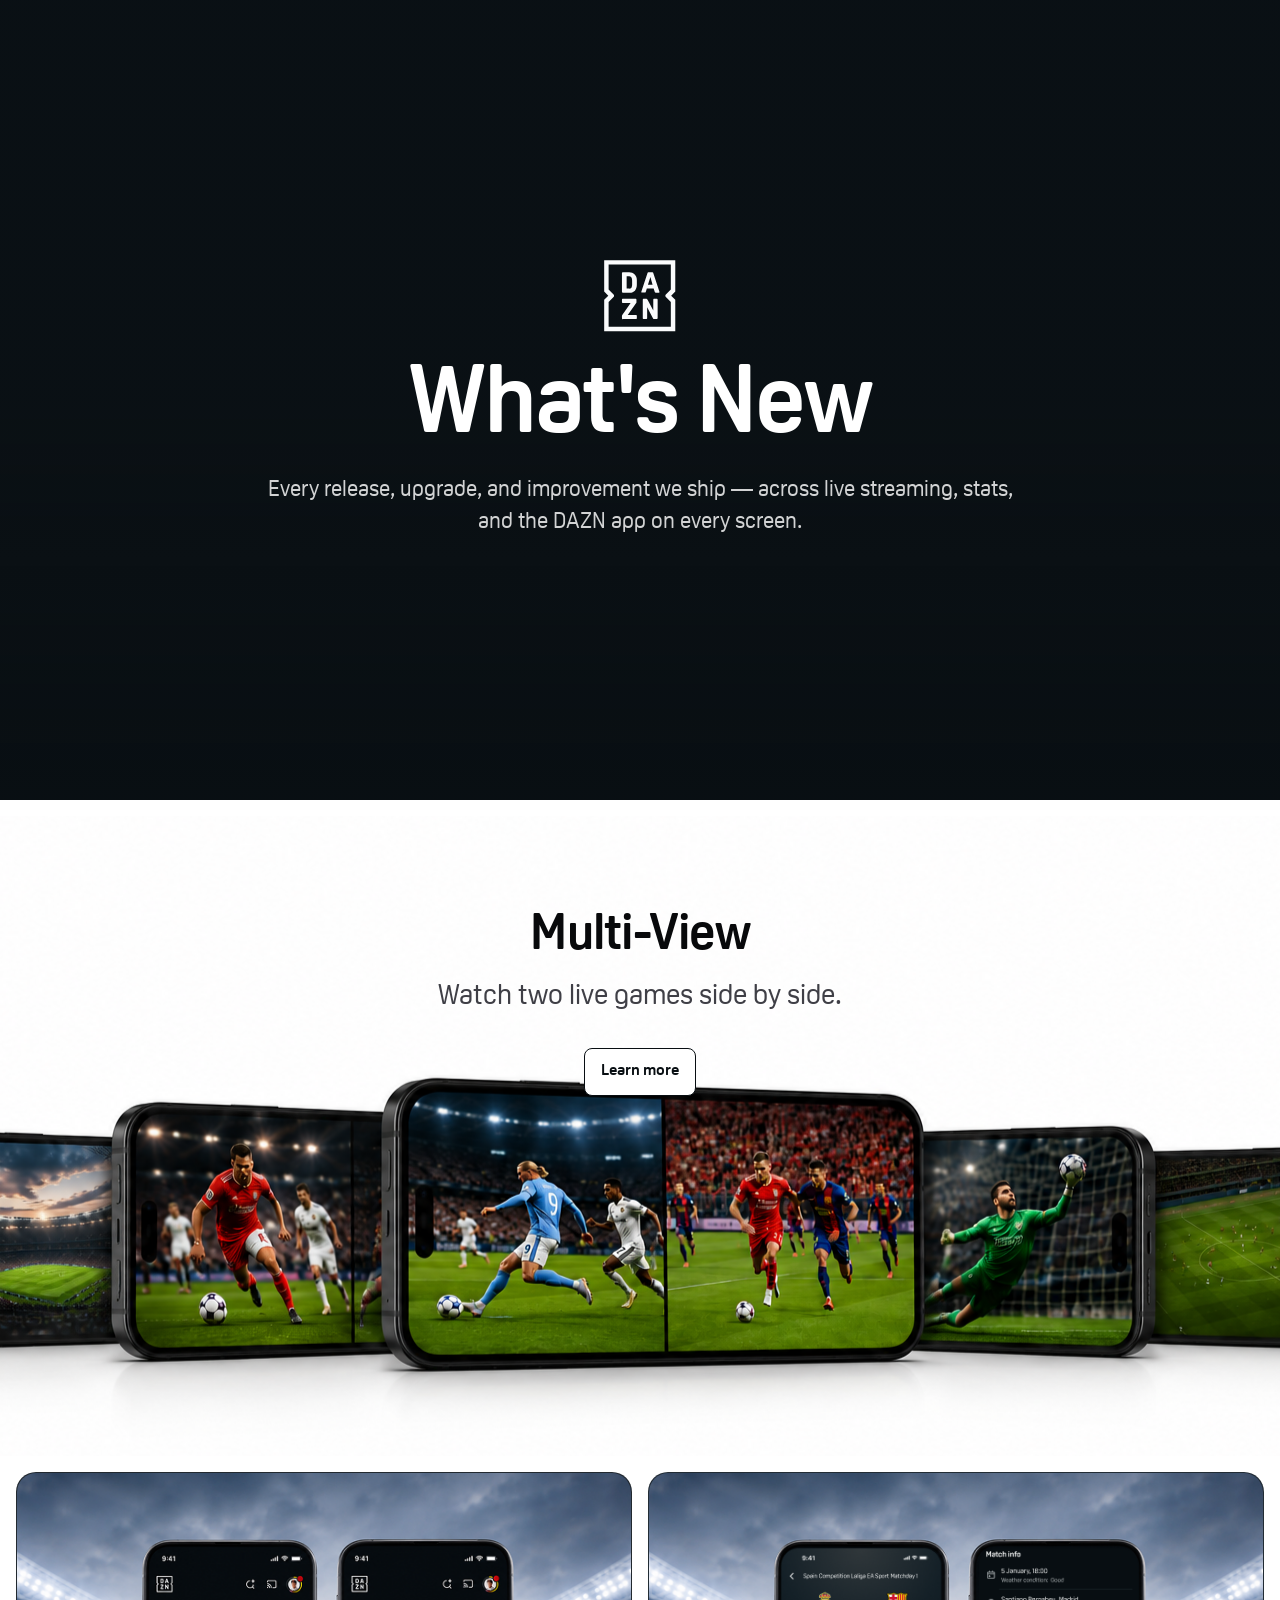
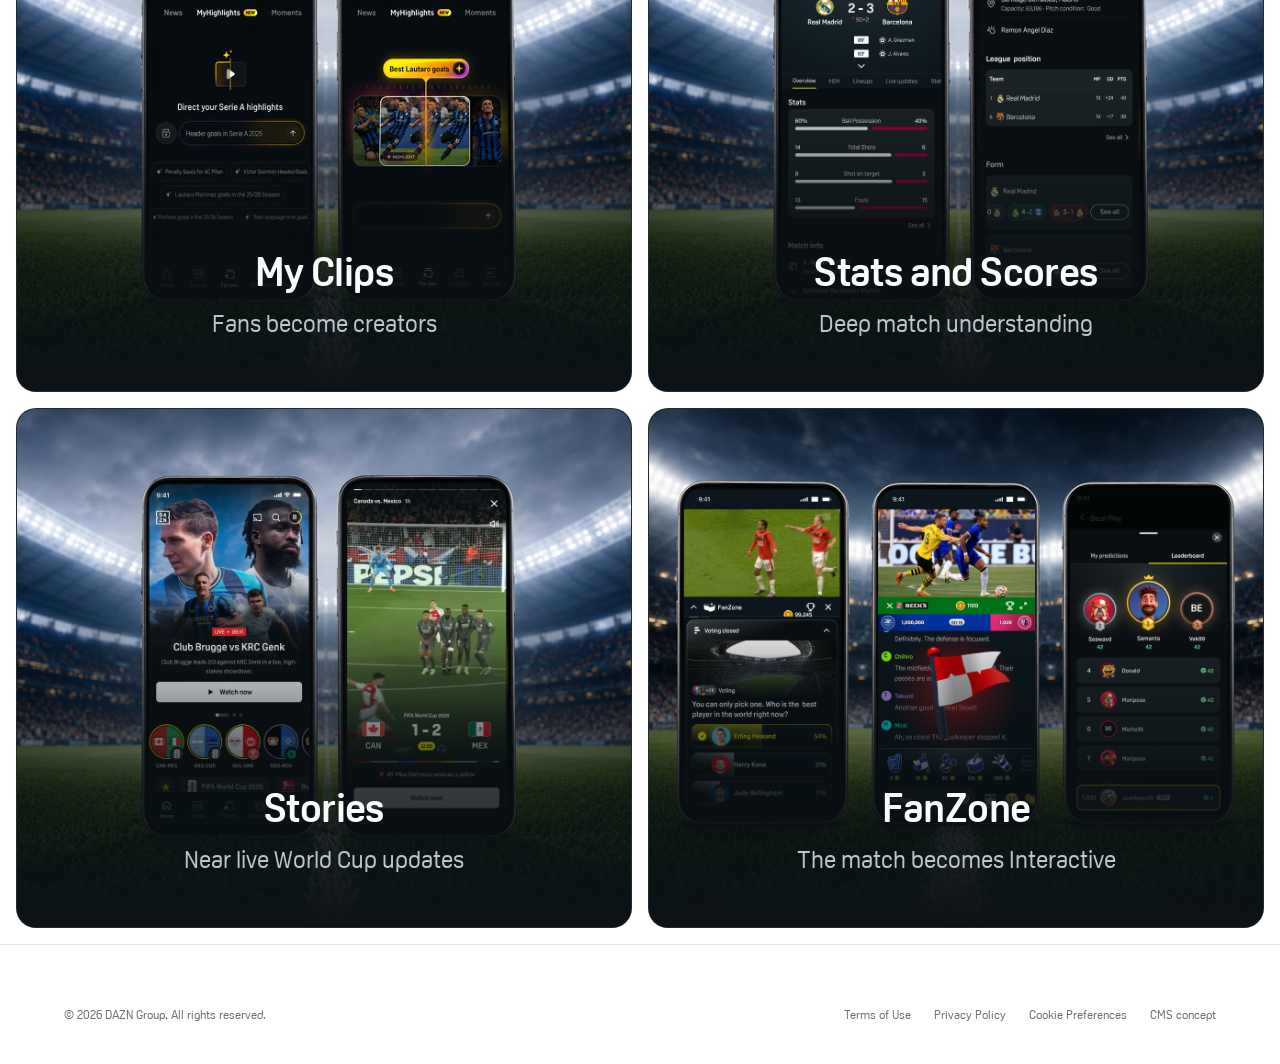
<file: index.html>
<!DOCTYPE html>
<html lang="en">
<head>
<meta charset="UTF-8">
<meta name="viewport" content="width=device-width, initial-scale=1">
<title>DAZN — What's New</title>
<link rel="stylesheet" href="assets/fonts/dazn-oscine.css">
<style>

  /* ============ DAZN DESIGN TOKENS (Dark theme, Desktop) ============ */
  :root{
    --font-family: 'DAZN Oscine', 'Inter', -apple-system, BlinkMacSystemFont, 'Segoe UI', sans-serif;

    /* foundations.surface */
    --surface-default: #080E12;
    --surface-1: #0C1216;
    --surface-2: #10171B;
    --surface-3: #1B2227;
    --surface-4: #21292E;
    --surface-5: #2A3238;

    /* foundations.text */
    --text-primary: #FAFBFC;
    --text-secondary: #BCC5CB;
    --text-tertiary: #76828C;
    --text-disabled: #626E78;

    /* foundations.border */
    --border-subtle: #21292E;
    --border-default: #444D53;
    --border-strong: #76828C;

    /* foundations.brand */
    --brand-primary: #F7FF1A;
    --brand-secondary: #F2AF3D;
    --brand-tertiary: #FBED7D;
    --brand-gradient: linear-gradient(270deg, #FBED7D 0%, #F2AF3D 100%);

    /* foundations.accent */
    --accent-live: #D12424;
    --accent-success-text: #79E99C;
    --accent-success-surface1: #043820;
    --accent-blue: #1183FF;
    --accent-purple: #D24AF9;
    --accent-orange: #FF9600;
    --accent-pink: #FF8D8D;

    /* components.label (secondary, dark theme) */
    --label-yellow-secondary-bg: rgba(247, 255, 26, 0.1);
    --label-yellow-secondary-color: #F7FF1A;
    --label-blue-secondary-bg: rgba(17, 131, 255, 0.1);
    --label-blue-secondary-color: #1183FF;
    --label-green-secondary-bg: rgba(121, 233, 156, 0.2);
    --label-green-secondary-color: #79E99C;
    --label-purple-secondary-bg: rgba(190, 95, 224, 0.1);
    --label-purple-secondary-color: #D24AF9;
    --label-red-secondary-bg: rgba(209, 36, 36, 0.3);
    --label-red-secondary-color: #FF8D8D;

    /* typography — desktop */
    --display-1: 56px;
    --display-2: 48px;
    --display-4: 36px;
    --heading-h4: 28px;
    --heading-h5: 24px;
    --heading-h6: 22px;
    --body-lg: 20px;
    --body-default: 18px;
    --caption-sm: 14px;
    --caption-xs: 12px;
    --label-sm: 14px;

    /* spacing */
    --sp-4: 4px; --sp-6:6px; --sp-8: 8px; --sp-12: 12px; --sp-16: 16px;
    --sp-20: 20px; --sp-24: 24px; --sp-32: 32px; --sp-40: 40px;
    --sp-48: 48px; --sp-64: 64px; --sp-80: 80px; --sp-96: 96px; --sp-120: 120px;

    /* radius */
    --radius-8: 8px; --radius-12: 12px; --radius-16: 16px; --radius-20: 20px; --radius-full: 9999px;

    /* grid */
    --grid-margin: 64px;
    --max-width: 1200px;
  }

  *{ margin:0; padding:0; box-sizing:border-box; }

  html{ scroll-behavior:smooth; background: var(--surface-default); overscroll-behavior-y: none; }

  body{
    background: #FFFFFF;
    color: var(--text-primary);
    font-family: var(--font-family);
    -webkit-font-smoothing: antialiased;
  }

  a{ color:inherit; text-decoration:none; }

  ::selection{ background: var(--brand-primary); color:#080E12; }

  /* ============ BUTTONS (dual-CTA pattern) ============ */
  /* DAZN design system button — Lg form (48px, 8px radius, 16/700) */
  .btn{
    display:inline-flex;
    flex-direction:row;
    align-items:center;
    justify-content:center;
    gap: var(--sp-8);
    height: 48px;
    padding: 0 var(--sp-16);
    border-radius: var(--radius-8);
    font-family: var(--font-family);
    font-size: 16px;
    line-height: 16px;
    font-weight: 700;
    white-space:nowrap;
    border: 1px solid transparent;
    cursor: pointer;
    transition: background-color .15s ease, border-color .15s ease, color .15s ease, transform .15s ease;
  }
  .btn:active{ transform: translateY(1px); }
  /* Colors kept: white with black border; hover fills yellow */
  .btn--solid{ background: #FFFFFF; color: #080E12; border-color: #080E12; }
  .btn--solid:hover{ background: var(--brand-primary); }
  /* low-commitment / learn more */
  .btn--ghost{ border-color: var(--border-default); color: var(--text-primary); }
  .btn--ghost:hover{ border-color: var(--border-strong); background: rgba(255,255,255,0.04); }
  .btn--sm{ height: 32px; padding: 0 var(--sp-8); font-size: 12px; }

  /* ============ HEADER ============ */
  .header{
    position: fixed;
    top: 0;
    left: 0;
    right: 0;
    z-index: 50;
    display:flex;
    align-items:center;
    gap: var(--sp-16);
    height: 72px;
    padding: 0 var(--grid-margin);
    background: rgba(8,14,18,0.82);
    backdrop-filter: blur(14px);
    -webkit-backdrop-filter: blur(14px);
    border-bottom: 1px solid var(--border-subtle);
    transform: translateY(-100%);
    transition: transform .35s ease;
  }
  .header.is-visible{ transform: translateY(0); }

  .logo{
    display:flex;
    align-items:center;
    gap: var(--sp-8);
  }
  .logo svg{ display:block; height: 33px; width:auto; }

  .header__eyebrow{
    display:inline-flex;
    align-items:center;
    gap: var(--sp-8);
    padding: var(--sp-6) var(--sp-16);
    border: 1px solid var(--border-default);
    border-radius: var(--radius-full);
    font-size: var(--caption-sm);
    font-weight: 700;
    letter-spacing: 0.04em;
    text-transform: uppercase;
    color: var(--text-secondary);
  }
  .header__eyebrow .pulse-dot{
    width:8px; height:8px; border-radius:50%;
    background: var(--accent-live);
    box-shadow: 0 0 0 0 rgba(209,36,36,0.6);
    animation: pulse 1.8s infinite;
  }
  @keyframes pulse{
    0%   { box-shadow: 0 0 0 0 rgba(209,36,36,0.55); }
    70%  { box-shadow: 0 0 0 8px rgba(209,36,36,0); }
    100% { box-shadow: 0 0 0 0 rgba(209,36,36,0); }
  }

  /* ============ HERO — full-screen splash ============ */
  .splash{
    --fp: 0; /* scroll progress 0→1: full-bleed → wrap width */
    position: relative;
    overflow: hidden;
    height: 800px;
    display:flex;
    flex-direction:column;
    align-items:center;
    justify-content:center;
    text-align:center;
    padding: var(--sp-64) var(--grid-margin);
    background: #0C1216;
    margin-left: calc(var(--fp) * max(0px, (100% - 1440px) / 2));
    margin-right: calc(var(--fp) * max(0px, (100% - 1440px) / 2));
    border-radius: calc(var(--fp) * 28px);
  }

  .splash__video{
    position:absolute;
    inset:0;
    z-index:0;
    width:100%;
    height:100%;
    object-fit:cover;
    will-change: transform;
  }
  .splash__video--mobile{ display:none; }

  .splash__scrim{
    position:absolute;
    inset:0;
    z-index:1;
    background: linear-gradient(180deg, rgba(8,14,18,0.35) 0%, rgba(8,14,18,0.35) 50%, rgba(8,14,18,0.72) 100%);
  }

  .splash__content{
    position:relative;
    z-index:2;
    display:flex;
    flex-direction:column;
    align-items:center;
    gap: var(--sp-32);
    will-change: transform, opacity;
  }

  .splash__logo svg{
    display:block;
    height: 72px;
    width:auto;
  }

  .splash__title{
    font-size: 96px;
    line-height: 1.0;
    font-weight: 600;
    letter-spacing: -0.02em;
    color: #FFFFFF;
  }

  .splash__subtitle{
    font-size: 22px;
    line-height: 1.45;
    font-weight: 400;
    color: rgba(255,255,255,0.82);
    max-width: 760px;
    margin-top: calc(-1 * var(--sp-16));
  }


  /* ============ SECTION SHELL ============ */
  .section{
    max-width: var(--max-width);
    margin: 0 auto;
    padding: var(--sp-96) var(--grid-margin);
  }
  .section__head{
    margin-bottom: var(--sp-48);
  }
  .section__head h2{
    font-size: var(--heading-h4);
    font-weight: 800;
    letter-spacing: -0.01em;
  }
  .section__head p{
    margin-top: var(--sp-8);
    color: var(--text-tertiary);
    font-size: var(--caption-sm);
  }

  /* ============ FEATURE BANDS — stacked, capped at 1600px (Apple-style) ============ */
  #feature-bands{
    display:flex;
    flex-direction:column;
    align-items:center;
    gap: var(--sp-16);
    margin-top: var(--sp-16);
  }
  .feature-band{
    position:relative;
    overflow:hidden;
    width:100%;
    max-width: 1800px;
    display:flex;
    flex-direction:column;
    align-items:center;
    justify-content:flex-end;
    text-align:center;
    min-height: 640px;
    padding: var(--sp-96) var(--grid-margin) 50px;
    background: var(--surface-1);
  }
  .feature-band:nth-of-type(even){ background: var(--surface-2); }
  /* Round the corners once the 1800px cap leaves margin on the sides */
  @media (min-width: 1840px){ .feature-band{ border-radius: 28px; } }

  /* Label pinned to the top-left corner of every feature band */
  .feature-band > .label{
    position: absolute;
    top: var(--sp-16);
    left: var(--sp-16);
    z-index: 2;
  }

  /* Multi-View band — photo backdrop, dark text on white (horizontal for desktop) */
  .feature-band--multi-view{
    background-color: #FFFFFF;
    background-image: url('assets/img/multiview-desktop.png');
    background-repeat: no-repeat;
    background-position: center calc(20% + var(--mv-shift, 0px));
    background-size: unset;
    justify-content: flex-start;
  }
  .feature-band--multi-view h2{ color: #08090B; }
  .feature-band--multi-view .feature-band__tagline{ color: #3F3F46; }
  .feature-band--multi-view .label{ background: #080E12; color: var(--brand-primary); }

  /* Win Probability band — dark product-shot backdrop with a bottom scrim for legible text */
  .feature-band--win-probability-overlay{
    background-color: #080E12;
    background-image: linear-gradient(180deg, rgba(8,14,18,0) 32%, rgba(8,14,18,0.85) 70%, #080E12 100%), url('assets/img/win-probability.png');
    background-repeat: no-repeat;
    background-position: center, center calc(50% + var(--wp-shift, 0px));
    background-size: cover;
    justify-content: flex-end;
  }

  /* Win Probability band — floating live-scorecards backdrop (scroll parallax) */
  /* Fixed-size canvas so the scorecards keep their size like an image (cropped, not scaled, on smaller viewports) */
  .wp-cluster{ position:absolute; top:0; left:50%; transform:translateX(-50%); width:1280px; height:70%; z-index:0; pointer-events:none; }
  .wp-card{ position:absolute; background:#12141c; border-radius:0.9em; color:#fff; box-shadow:0 0.5em 1.4em rgba(0,0,0,0.16); will-change:transform; container-type:inline-size; overflow:hidden; }
  .wp-sizer{ padding:1.3em 1.15em; font-size:5cqw; }
  .wp-shaded{ background:radial-gradient(circle at 20% 12%,rgba(255,255,255,0.14),transparent 42%),radial-gradient(circle at 82% 88%,rgba(255,255,255,0.09),transparent 45%),linear-gradient(135deg,#1d2029 0%,#12141c 50%,#080910 100%); box-shadow:0 0.7em 1.8em rgba(0,0,0,0.3),inset 0 0.08em 0.15em rgba(255,255,255,0.06); }
  .wp-flags{ display:flex; align-items:center; justify-content:center; gap:1em; }
  .wp-flag{ width:2.4em; height:1.75em; border-radius:0.25em; flex-shrink:0; }
  .wp-score{ font-size:2.3em; font-weight:700; letter-spacing:0.03em; white-space:nowrap; line-height:1; }
  .wp-codes{ display:flex; justify-content:space-between; margin-top:0.5em; font-size:0.82em; font-weight:600; letter-spacing:0.04em; color:#e6e6ea; }
  .wp-min{ color:#e0463f; font-size:0.72em; text-align:center; margin-top:0.5em; display:flex; align-items:center; justify-content:center; gap:0.25em; }
  .wp-dot{ width:0.35em; height:0.35em; border-radius:50%; background:#e0463f; display:inline-block; }
  .wp-events{ margin-top:1.5em; display:flex; flex-direction:column; gap:0.9em; }
  .wp-ev{ display:flex; align-items:center; gap:0.55em; font-size:0.78em; white-space:nowrap; }
  .wp-chip{ background:#232635; color:#f0c419; font-weight:700; border-radius:0.35em; padding:0.18em 0.55em; min-width:2.4em; text-align:center; }
  .wp-ball{ width:1.3em; height:1.3em; border-radius:50%; border:0.1em solid #fff; flex-shrink:0; }
  .wp-yc{ width:0.8em; height:1.1em; border-radius:0.12em; background:#f0c419; flex-shrink:0; }
  .wp-esp{ background:linear-gradient(to bottom,#aa151b 25%,#f1bf00 25% 75%,#aa151b 75%); }
  .wp-fra{ background:linear-gradient(to right,#0055a4 33%,#fff 33% 66%,#ef4135 66%); }
  .wp-bra{ background:radial-gradient(circle,#f8d117 30%,#009c3b 31%); }
  .wp-arg{ background:linear-gradient(to bottom,#75aadb 33%,#fff 33% 66%,#75aadb 66%); }
  .wp-ger{ background:linear-gradient(to bottom,#000 33%,#dd0000 33% 66%,#ffce00 66%); }
  .wp-ned{ background:linear-gradient(to bottom,#ae1c28 33%,#fff 33% 66%,#21468b 66%); }
  .wp-ita{ background:linear-gradient(to right,#009246 33%,#fff 33% 66%,#ce2b37 66%); }
  .wp-por{ background:linear-gradient(to right,#046a38 40%,#da291c 40%); }
  .wp-jpn{ background:radial-gradient(circle,#bc002d 25%,#fff 26%); }
  .wp-kor{ background:radial-gradient(circle at 50% 50%,#003478 20%,#fff 21% 60%,#c60c30 61%); }
  .wp-usa{ background:linear-gradient(#b31942 0 12%,#fff 12% 20%,#b31942 20% 32%,#fff 32% 40%,#b31942 40% 52%,#fff 52% 60%,#b31942 60%),linear-gradient(to right,#0a3161 45%,transparent 45%); }
  .wp-mex{ background:linear-gradient(to right,#006847 33%,#fff 33% 66%,#ce1126 66%); }
  .wp-cro{ background:repeating-conic-gradient(#c8102e 0 90deg,#fff 0 180deg); background-size:0.5em 0.5em; }
  .wp-mar{ background:#c1272d; }
  .wp-swe{ background:linear-gradient(to bottom,transparent 42%,#fecc02 42% 56%,transparent 56%),linear-gradient(to right,transparent 32%,#fecc02 32% 44%,transparent 44%),#006aa7; }
  .wp-nor{ background:linear-gradient(to bottom,transparent 42%,#fff 42% 58%,transparent 58%),linear-gradient(to right,transparent 32%,#fff 32% 46%,transparent 46%),#ba0c2f; }
  .wp-col{ background:linear-gradient(to bottom,#fcd116 45%,#003893 45% 72%,#ce1126 72%); }
  .wp-uru{ background:repeating-linear-gradient(#fff 0 0.35em,#75aadb 0.35em 0.7em); }

  /* Faster start-up band — dark photo backdrop (light text stays legible) */
  .feature-band.feature-band--faster-startup-mobile{
    background-color: #eaeaea;
    background-image: linear-gradient(180deg, rgba(12,22,28,0) 28%, rgba(12,22,28,0.85) 60%, #0C161C 78%), url('assets/img/faster-startup.png');
    background-size: cover;
    background-position: center, center calc(10% + var(--fs-shift, 0px));
    background-repeat: no-repeat;
  }
  .feature-band--faster-startup-mobile .feature-band__content{
    transform: translateY(var(--fs-text, 0px));
    will-change: transform;
  }
  .feature-band--faster-startup-mobile .label{ background: #0C161C; color: #79E99C; }

  .feature-band__content{
    position:relative;
    z-index:1;
    max-width: 760px;
    display:flex;
    flex-direction:column;
    align-items:center;
    gap: var(--sp-16);
  }

  .feature-band h2{
    font-size: 50px;
    line-height: 1.05;
    font-weight: 600;
    letter-spacing: -0.015em;
  }
  .feature-band__tagline{
    font-size: 28px;
    line-height: 1.25;
    font-weight: 400;
    color: var(--text-secondary);
    max-width: 600px;
  }
  .feature-band__ctas{
    display:flex;
    gap: var(--sp-16);
    flex-wrap:wrap;
    justify-content:center;
    margin-top: var(--sp-16);
  }
  /* Whole-card link — off on desktop (Learn more button is used instead) */
  .feature-band__link{ display:none; }

  /* ============ HIGHLIGHTS — uniform 2-up tile grid ============ */
  #highlights{
    max-width: 1440px;
    margin: 0 auto;
    padding: var(--sp-16);
  }
  .grid{
    display:grid;
    gap: var(--sp-16);
    grid-template-columns: repeat(2, 1fr);
  }

  .card{
    position:relative;
    display:flex;
    flex-direction:column;
    align-items:center;
    text-align:center;
    min-height: 520px;
    background: var(--surface-5);
    border: 1px solid #76828c36;
    border-radius: 20px;
    overflow:hidden;
    color: inherit;
    text-decoration: none;
  }
  /* Each tile's image lives on a ::before layer so it can zoom on hover */
  .card::before{
    content:"";
    position:absolute; inset:0; z-index:0;
    background-repeat:no-repeat;
    transition: transform .5s cubic-bezier(.22,.61,.36,1);
    will-change: transform;
  }
  .card__body{ position:relative; z-index:1; transition: transform .4s cubic-bezier(.22,.61,.36,1); }
  /* Hover: zoom the image layer, lift the text */
  .card:hover::before{ transform: scale(1.08); }
  .card:hover .card__body{ transform: translateY(-12px); }
  @media (prefers-reduced-motion: reduce){
    .card:hover::before{ transform: none; }
    .card:hover .card__body{ transform: none; }
  }
  /* Light tiles — same background and text colors as the Multi-View band */
  .card--light{ background: #FFFFFF; }
  .card--light .card__title{ color: #08090B; }
  .card--light .card__benefit{ color: #3F3F46; }
  .card--light .label{ background: #080E12; color: var(--brand-primary); }
  /* Live Key Moments tile — dramatic dark photo backdrop with a bottom scrim for legible text */
  .card--key-moments-live{ background-color: #0C1216; }
  .card--key-moments-live::before{
    background-image: linear-gradient(180deg, rgba(8,14,18,0) 40%, rgba(8,14,18,0.82) 74%, #0C1216 100%), url('assets/img/hp-stories.png');
    background-position: center, center;
    background-size: cover, cover;
  }
  /* 4K HDR tile — action-burst image anchored to the top, text on the white area below */
  .card--4k-hdr-expansion::before{
    background-image: url('assets/img/4k-hdr.png');
    background-position: center top;
    background-size: 85%;
  }
  /* Offline Downloads tile — Downloads-screen image anchored to the top, text on the white area below */
  .card--offline-downloads::before{
    background-image: url('assets/img/offline-downloads.png');
    background-position: center top;
    background-size: 100%;
  }
  /* Match Chat tile — FanZone UI photo backdrop with a bottom scrim for legible text */
  .card--watch-party-chat-redesign{ background-color: #2A3238; }
  .card--watch-party-chat-redesign::before{
    background-image: linear-gradient(180deg, rgba(20,24,28,0) 40%, rgba(20,24,28,0.82) 76%, #14181C 100%), url('assets/img/match-chat.png');
    background-position: center, center;
    background-size: cover;
  }
  /* Watch Party tile — co-viewing UI photo backdrop with a bottom scrim for legible text */
  .card--watch-party-beta{ background-color: #2A3238; }
  .card--watch-party-beta::before{
    background-image: linear-gradient(180deg, rgba(20,24,28,0) 40%, rgba(20,24,28,0.82) 76%, #14181C 100%), url('assets/img/watch-party.png');
    background-position: center, center;
    background-size: cover, cover;
  }
  /* FanZone tile — dark photo backdrop with a bottom scrim for legible text */
  .card--airplay-chromecast-handoff{ background-color: #0C1216; }
  .card--airplay-chromecast-handoff::before{
    background-image: linear-gradient(180deg, rgba(8,14,18,0) 40%, rgba(8,14,18,0.82) 74%, #0C1216 100%), url('assets/img/hp-fanzone.png');
    background-position: center, center;
    background-size: cover, cover;
  }
  /* Faster start-up tile — dark app-screenshot backdrop with a bottom scrim for legible text */
  .card--faster-startup-mobile{ background-color: #0C161C; }
  .card--faster-startup-mobile::before{
    background-image: linear-gradient(180deg, rgba(8,14,18,0) 40%, rgba(8,14,18,0.82) 74%, #0C1216 100%), url('assets/img/hp-stats.png');
    background-position: center, center;
    background-size: cover, cover;
  }
  /* Win Probability tile — dark photo backdrop with a bottom scrim for legible text */
  .card--win-probability-overlay{ background-color: #0C1216; }
  .card--win-probability-overlay::before{
    background-image: linear-gradient(180deg, rgba(8,14,18,0) 40%, rgba(8,14,18,0.82) 74%, #0C1216 100%), url('assets/img/hp-myclips.png');
    background-position: center, center;
    background-size: cover, cover;
  }
  /* Staggered slide-in (gated on .reveal so cards stay visible without JS) */
  .grid.reveal .card{
    opacity: 0;
    transform: translateY(48px);
    transition: opacity .6s ease, transform .7s cubic-bezier(.22,.61,.36,1);
    transition-delay: calc(var(--i, 0) * 0.09s);
  }
  .grid.reveal .card.in{ opacity: 1; transform: none; }

  /* Inner content settles into place with a little extra parallax + stagger */
  .grid.reveal .card__title,
  .grid.reveal .card__benefit,
  .grid.reveal .card__ctas{
    opacity: 0;
    transform: translateY(18px);
    transition: opacity .5s ease, transform .6s cubic-bezier(.22,.61,.36,1);
  }
  .grid.reveal .card.in .card__title{ opacity: 1; transform: none; transition-delay: .12s; }
  .grid.reveal .card.in .card__benefit{ opacity: 1; transform: none; transition-delay: .2s; }
  .grid.reveal .card.in .card__ctas{ opacity: 1; transform: none; transition-delay: .28s; }

  .card__body{
    display:flex;
    flex:1;
    flex-direction:column;
    align-items:center;
    justify-content:flex-end;
    gap: var(--sp-12);
    padding: var(--sp-48) var(--sp-32);
    width:100%;
  }
  .card > .label{
    position: absolute;
    top: var(--sp-16);
    left: var(--sp-16);
    z-index: 2;
  }

  .card__title{
    font-size: 40px;
    line-height: 1.08;
    font-weight: 600;
    letter-spacing: -0.015em;
  }

  .card__benefit{
    font-size: 24px;
    line-height: 1.3;
    font-weight: 400;
    color: var(--text-secondary);
    max-width: 90%;
  }

  .card__ctas{
    display:flex;
    gap: var(--sp-12);
    margin-top: var(--sp-16);
    flex-wrap:wrap;
    justify-content:center;
  }


  .label{
    display:inline-flex;
    align-items:center;
    align-self:flex-start;
    height: 24px;
    padding: 0 var(--sp-6);
    border-radius: 2px;
    font-size: var(--label-sm);
    font-weight: 700;
    text-transform: uppercase;
    letter-spacing: 0.01em;
    white-space:nowrap;
  }
  .label--new{ background: var(--label-yellow-secondary-bg); color: var(--label-yellow-secondary-color); }
  .label--upgrade{ background: var(--label-blue-secondary-bg); color: var(--label-blue-secondary-color); }
  .label--improve{ background: var(--label-green-secondary-bg); color: var(--label-green-secondary-color); }
  .label--integration{ background: var(--label-purple-secondary-bg); color: var(--label-purple-secondary-color); }
  .label--live{ background: var(--label-red-secondary-bg); color: var(--label-red-secondary-color); }

  /* ============ FOOTER ============ */
  .footer{
    border-top: 1px solid #76828c36;
    background: #FFFFFF;
    padding: var(--sp-64) var(--grid-margin) var(--sp-40);
  }
  .footer__inner{ max-width: var(--max-width); margin: 0 auto; }
  .footer__cols{
    display:grid;
    grid-template-columns: repeat(5, 1fr);
    gap: var(--sp-32);
  }
  .footer__col h4{
    font-size: var(--caption-xs);
    font-weight: 700;
    text-transform: uppercase;
    letter-spacing: 0.06em;
    color: var(--text-tertiary);
    margin-bottom: var(--sp-16);
  }
  .footer__col a{
    display:block;
    font-size: var(--caption-sm);
    color: var(--text-secondary);
    padding: var(--sp-6) 0;
    transition: color .15s ease;
  }
  .footer__col a:hover{ color: var(--text-primary); }

  .footer__bottom{
    display:flex;
    align-items:center;
    justify-content:space-between;
    gap: var(--sp-16);
    flex-wrap:wrap;
    font-size: var(--caption-xs);
    color: #6E6E73;
  }
  .footer__legal a{ margin-left: var(--sp-20); }
  .footer__legal a:first-child{ margin-left: 0; }
  .footer__legal a:hover{ color: #1D1D1F; }

  @media (prefers-reduced-motion: reduce){
    .pulse-dot{ animation: none; }
  }

  /* ============ RESPONSIVE ============ */
  @media (max-width: 1000px){
    .footer__cols{ grid-template-columns: repeat(3, 1fr); row-gap: var(--sp-40); }
  }

  @media (max-width: 900px){
    .header, .splash, .section{ padding-left: var(--sp-24); padding-right: var(--sp-24); }
    .splash{ justify-content: flex-end; }
    .splash__title{ font-size: 62px; }
    .splash__subtitle{ font-size: 22px; }
    .splash__logo svg{ height: 62px; }
    .splash__video--desktop{ display:none; }
    .splash__video--mobile{ display:block; }
    .feature-band{
      min-height: 520px;
      padding: 30px;
      justify-content: flex-end;
      align-items: flex-start;
      text-align: left;
    }
    .feature-band__content{ align-items: flex-start; text-align: left; }
    .feature-band h2{ font-size: 32px; }
    .feature-band__tagline{ font-size: 20px; }
    .feature-band--multi-view{
      background-color: #0C1216;
      background-image: linear-gradient(180deg, rgba(8,14,18,0) 42%, rgba(8,14,18,0.88) 100%), url('assets/img/hp-multiview-m.png');
      background-repeat: no-repeat, no-repeat;
      background-position: center, center;
      background-size: cover, cover;
      justify-content: flex-end;
      padding: 30px;
    }
    .feature-band--multi-view h2{ color: #FAFBFC; }
    .feature-band--multi-view .feature-band__tagline{ color: rgba(250,251,252,0.85); }
    .grid{ grid-template-columns: 1fr; }
    .card{ padding: 30px; align-items: flex-start; text-align: left; }
    .card__body{ padding: 0; align-items: flex-start; justify-content: flex-end; text-align: left; }
  }

  @media (max-width: 640px){
    .card{ min-height: 680px; }
    .feature-band{ min-height: 680px; }
    /* Mobile only: zoom each tile image 1.2 inside its container */
    .card::before{ transform: scale(1.2); }
    /* Multi-View: same tile look as the others on mobile (rounded 2:3 card, aligned margins) */
    #feature-bands{ padding: 0 var(--sp-16); }
    .feature-band--multi-view{ min-height: 0; aspect-ratio: 2 / 3; border-radius: 20px; border: 1px solid #76828c36; }
    .feature-band--multi-view h2{ font-size: 32px; }
    /* Mobile: whole card clickable, drop the Learn more button (like the tiles below) */
    .feature-band--multi-view .feature-band__link{ display:block; position:absolute; inset:0; z-index:5; }
    .feature-band--multi-view .feature-band__ctas{ display:none; }
    /* Tiles with a portrait mobile image: match the 2:3 image so it fills without cropping */
    .card--faster-startup-mobile,
    .card--win-probability-overlay,
    .card--key-moments-live,
    .card--airplay-chromecast-handoff{ min-height: 0; aspect-ratio: 2 / 3; }
    .card--faster-startup-mobile::before,
    .card--win-probability-overlay::before,
    .card--key-moments-live::before,
    .card--airplay-chromecast-handoff::before{
      background-position: center, center;
      background-size: cover, cover;
    }
    .card--faster-startup-mobile::before{ background-image: linear-gradient(180deg, rgba(8,14,18,0) 40%, rgba(8,14,18,0.82) 74%, #0C1216 100%), url('assets/img/hp-stats-m.png'); }
    .card--win-probability-overlay::before{ background-image: linear-gradient(180deg, rgba(8,14,18,0) 40%, rgba(8,14,18,0.82) 74%, #0C1216 100%), url('assets/img/hp-myclips-m.png'); }
    .card--key-moments-live::before{ background-image: linear-gradient(180deg, rgba(8,14,18,0) 40%, rgba(8,14,18,0.82) 74%, #0C1216 100%), url('assets/img/hp-stories-m.png'); }
    .card--airplay-chromecast-handoff::before{ background-image: linear-gradient(180deg, rgba(8,14,18,0) 40%, rgba(8,14,18,0.82) 74%, #0C1216 100%), url('assets/img/hp-fanzone-m.png'); }
    .card--4k-hdr-expansion::before{ background-size: 200%; background-position: calc(80% + 10px) top; }
    .card--offline-downloads::before{ background-size: 260%; background-position: calc(50% + 60px) top; }
    .card__title{ font-size: 32px; }
    .card__benefit{ font-size: 20px; }
    .footer__cols{ grid-template-columns: repeat(2, 1fr); }
    .footer{ padding-left: var(--sp-24); padding-right: var(--sp-24); }
  }

  @media (max-width: 480px){
    .header .header__eyebrow{ display:none; }
    .splash__title{ font-size: 48px; }
  }
</style>
</head>
<body>

  <!-- ============ HEADER ============ -->
  <header class="header">
    <div class="logo" aria-label="DAZN">
      <svg viewBox="0 0 80 80" xmlns="http://www.w3.org/2000/svg">
        <path fill-rule="evenodd" clip-rule="evenodd" d="M20.2218 65.4513C20.0126 65.1818 19.9137 64.8429 19.9453 64.5032V61.8963C19.9563 61.5616 20.0818 61.2409 20.3008 60.9878L29.5833 47.7948H21.2093C20.8796 47.862 20.5368 47.7906 20.2613 47.5973C20.019 47.2373 19.9074 46.8051 19.9453 46.3728V44.4768C19.9016 44.0795 19.9846 43.6786 20.1823 43.3313C20.4455 43.1101 20.7895 43.0098 21.1303 43.0548H34.6788C35.0624 43.0287 35.4456 43.1108 35.7848 43.2918C36.004 43.5714 36.1034 43.9265 36.0613 44.2793V46.8073C36.1033 46.9625 36.1033 47.126 36.0613 47.2813C35.9918 47.4637 35.8988 47.6363 35.7848 47.7948L26.3838 60.9878H35.3108C35.8243 60.9878 36.1403 60.9878 36.2588 61.2643C36.4589 61.5962 36.5423 61.9855 36.4958 62.3703V64.3058C36.5423 64.6905 36.4589 65.0798 36.2588 65.4118C36.2588 65.4118 35.8243 65.6883 35.3108 65.6883H21.3278C20.9433 65.7289 20.5559 65.6459 20.2218 65.4513ZM19.9453 35.1153V14.8913C19.9453 14.8913 19.9453 14.1803 20.2218 13.9433C20.566 13.7762 20.9454 13.6948 21.3278 13.7063H27.8453C30.1507 13.6634 32.3895 14.4801 34.1258 15.9973C35.7191 17.6767 36.5727 19.9246 36.4958 22.2383V27.2153C36.5774 29.6687 35.8255 32.0774 34.3628 34.0488C32.8365 35.5426 30.7703 36.3548 28.6353 36.3003H21.3278C21.3278 36.3003 20.4983 36.3003 20.2218 36.0633C20.0356 35.7827 19.9391 35.452 19.9453 35.1153ZM25.1593 31.7973H27.8453C28.7464 31.8716 29.6405 31.5877 30.3338 31.0073C31.3608 29.9803 31.2423 27.0573 31.2423 27.0573V22.7123C31.2935 21.4264 30.9784 20.1525 30.3338 19.0388C29.6523 18.4266 28.7609 18.1012 27.8453 18.1303H25.1593V31.7973ZM58.2208 42.9758H56.0878C55.7047 42.9557 55.3231 43.0375 54.9818 43.2128C54.7963 43.5069 54.713 43.854 54.7448 44.2003V56.0503L48.4248 44.2003C48.2928 43.8177 48.0441 43.4862 47.7138 43.2523C47.307 43.0623 46.858 42.9807 46.4103 43.0153H44.4353C44.0522 42.9952 43.6706 43.077 43.3293 43.2523C43.1438 43.5464 43.0605 43.8935 43.0923 44.2398V64.4638C43.0533 64.7981 43.1375 65.1351 43.3293 65.4118C43.6466 65.6119 44.0236 65.6957 44.3958 65.6488H46.5683C46.9528 65.6894 47.3402 65.6064 47.6743 65.4118C47.8835 65.1423 47.9824 64.8034 47.9508 64.4638V52.6138L54.2313 64.4638C54.376 64.8612 54.6376 65.2055 54.9818 65.4513C55.3986 65.5386 55.829 65.5386 56.2458 65.4513H58.2208C58.6053 65.4919 58.9928 65.4089 59.3268 65.2143C59.536 64.9448 59.6349 64.6059 59.6033 64.2663V44.2793C59.6266 43.9282 59.5291 43.5797 59.3268 43.2918C58.9855 43.1165 58.6039 43.0347 58.2208 43.0548V42.9758ZM41.5518 34.9573L48.2668 14.7728C48.3509 14.451 48.5299 14.162 48.7803 13.9433C49.0633 13.7661 49.3952 13.6831 49.7283 13.7063H53.4018C53.7354 13.6773 54.0691 13.7607 54.3498 13.9433C54.5634 14.1841 54.7248 14.4665 54.8238 14.7728L61.4993 34.9573C61.6353 35.2861 61.6353 35.6554 61.4993 35.9843C61.3007 36.2085 61.0077 36.3257 60.7093 36.3003H57.5493C57.205 36.3501 56.8599 36.215 56.6408 35.9448C56.4652 35.6349 56.3323 35.3027 56.2458 34.9573L55.1793 31.5603H47.5953L46.5683 34.9573C46.4563 35.3822 46.269 35.7835 46.0153 36.1423C45.7783 36.3398 44.9883 36.1423 44.9883 36.1423H42.2628C42.2628 36.1423 41.6703 36.1423 41.4728 35.7868C41.4181 35.5084 41.4455 35.2202 41.5518 34.9573ZM48.8198 27.4918H53.9548L51.5453 18.9598L48.8198 27.4918ZM79.1953 35.0758L74.6133 39.6973L79.1953 44.2793V79.1973H0.195312V44.2793L4.77731 39.6973L0.195312 35.1153V0.197266H79.1953V35.0758ZM74.2578 5.13476H5.13281V32.7848L10.6233 38.2753C11.4161 39.0883 11.4161 40.3852 10.6233 41.1983L5.13281 46.6493V74.2993H74.2578V46.6493L68.7673 41.1588C68.3663 40.7784 68.1392 40.25 68.1392 39.6973C68.1392 39.1446 68.3663 38.6161 68.7673 38.2358L74.2578 32.7453V5.13476Z" fill="#FAFBFC"/>
      </svg>
    </div>
    <span class="header__eyebrow"><span class="pulse-dot"></span> Product updates</span>
  </header>

  <!-- ============ HERO — full-screen splash ============ -->
  <section class="splash">
    <video class="splash__video splash__video--desktop" autoplay muted loop playsinline>
      <source src="assets/video/video-hero-720.mp4" type="video/mp4">
    </video>
    <video class="splash__video splash__video--mobile" autoplay muted loop playsinline>
      <source src="assets/video/video-hero-720.mp4" type="video/mp4">
    </video>
    <div class="splash__scrim"></div>

    <div class="splash__content">
      <div class="splash__logo" aria-label="DAZN">
        <svg viewBox="0 0 80 80" xmlns="http://www.w3.org/2000/svg">
          <path fill-rule="evenodd" clip-rule="evenodd" d="M20.2218 65.4513C20.0126 65.1818 19.9137 64.8429 19.9453 64.5032V61.8963C19.9563 61.5616 20.0818 61.2409 20.3008 60.9878L29.5833 47.7948H21.2093C20.8796 47.862 20.5368 47.7906 20.2613 47.5973C20.019 47.2373 19.9074 46.8051 19.9453 46.3728V44.4768C19.9016 44.0795 19.9846 43.6786 20.1823 43.3313C20.4455 43.1101 20.7895 43.0098 21.1303 43.0548H34.6788C35.0624 43.0287 35.4456 43.1108 35.7848 43.2918C36.004 43.5714 36.1034 43.9265 36.0613 44.2793V46.8073C36.1033 46.9625 36.1033 47.126 36.0613 47.2813C35.9918 47.4637 35.8988 47.6363 35.7848 47.7948L26.3838 60.9878H35.3108C35.8243 60.9878 36.1403 60.9878 36.2588 61.2643C36.4589 61.5962 36.5423 61.9855 36.4958 62.3703V64.3058C36.5423 64.6905 36.4589 65.0798 36.2588 65.4118C36.2588 65.4118 35.8243 65.6883 35.3108 65.6883H21.3278C20.9433 65.7289 20.5559 65.6459 20.2218 65.4513ZM19.9453 35.1153V14.8913C19.9453 14.8913 19.9453 14.1803 20.2218 13.9433C20.566 13.7762 20.9454 13.6948 21.3278 13.7063H27.8453C30.1507 13.6634 32.3895 14.4801 34.1258 15.9973C35.7191 17.6767 36.5727 19.9246 36.4958 22.2383V27.2153C36.5774 29.6687 35.8255 32.0774 34.3628 34.0488C32.8365 35.5426 30.7703 36.3548 28.6353 36.3003H21.3278C21.3278 36.3003 20.4983 36.3003 20.2218 36.0633C20.0356 35.7827 19.9391 35.452 19.9453 35.1153ZM25.1593 31.7973H27.8453C28.7464 31.8716 29.6405 31.5877 30.3338 31.0073C31.3608 29.9803 31.2423 27.0573 31.2423 27.0573V22.7123C31.2935 21.4264 30.9784 20.1525 30.3338 19.0388C29.6523 18.4266 28.7609 18.1012 27.8453 18.1303H25.1593V31.7973ZM58.2208 42.9758H56.0878C55.7047 42.9557 55.3231 43.0375 54.9818 43.2128C54.7963 43.5069 54.713 43.854 54.7448 44.2003V56.0503L48.4248 44.2003C48.2928 43.8177 48.0441 43.4862 47.7138 43.2523C47.307 43.0623 46.858 42.9807 46.4103 43.0153H44.4353C44.0522 42.9952 43.6706 43.077 43.3293 43.2523C43.1438 43.5464 43.0605 43.8935 43.0923 44.2398V64.4638C43.0533 64.7981 43.1375 65.1351 43.3293 65.4118C43.6466 65.6119 44.0236 65.6957 44.3958 65.6488H46.5683C46.9528 65.6894 47.3402 65.6064 47.6743 65.4118C47.8835 65.1423 47.9824 64.8034 47.9508 64.4638V52.6138L54.2313 64.4638C54.376 64.8612 54.6376 65.2055 54.9818 65.4513C55.3986 65.5386 55.829 65.5386 56.2458 65.4513H58.2208C58.6053 65.4919 58.9928 65.4089 59.3268 65.2143C59.536 64.9448 59.6349 64.6059 59.6033 64.2663V44.2793C59.6266 43.9282 59.5291 43.5797 59.3268 43.2918C58.9855 43.1165 58.6039 43.0347 58.2208 43.0548V42.9758ZM41.5518 34.9573L48.2668 14.7728C48.3509 14.451 48.5299 14.162 48.7803 13.9433C49.0633 13.7661 49.3952 13.6831 49.7283 13.7063H53.4018C53.7354 13.6773 54.0691 13.7607 54.3498 13.9433C54.5634 14.1841 54.7248 14.4665 54.8238 14.7728L61.4993 34.9573C61.6353 35.2861 61.6353 35.6554 61.4993 35.9843C61.3007 36.2085 61.0077 36.3257 60.7093 36.3003H57.5493C57.205 36.3501 56.8599 36.215 56.6408 35.9448C56.4652 35.6349 56.3323 35.3027 56.2458 34.9573L55.1793 31.5603H47.5953L46.5683 34.9573C46.4563 35.3822 46.269 35.7835 46.0153 36.1423C45.7783 36.3398 44.9883 36.1423 44.9883 36.1423H42.2628C42.2628 36.1423 41.6703 36.1423 41.4728 35.7868C41.4181 35.5084 41.4455 35.2202 41.5518 34.9573ZM48.8198 27.4918H53.9548L51.5453 18.9598L48.8198 27.4918ZM79.1953 35.0758L74.6133 39.6973L79.1953 44.2793V79.1973H0.195312V44.2793L4.77731 39.6973L0.195312 35.1153V0.197266H79.1953V35.0758ZM74.2578 5.13476H5.13281V32.7848L10.6233 38.2753C11.4161 39.0883 11.4161 40.3852 10.6233 41.1983L5.13281 46.6493V74.2993H74.2578V46.6493L68.7673 41.1588C68.3663 40.7784 68.1392 40.25 68.1392 39.6973C68.1392 39.1446 68.3663 38.6161 68.7673 38.2358L74.2578 32.7453V5.13476Z" fill="#FAFBFC"/>
        </svg>
      </div>
      <h1 class="splash__title">What's New</h1>
      <p class="splash__subtitle">Every release, upgrade, and improvement we ship — across live streaming, stats, and the DAZN app on every screen.</p>
    </div>
  </section>

  <!-- ============ FEATURE BANDS — stacked full-width feature updates ============ -->
  <div id="feature-bands"><!-- filled from entries.js --></div>

  <!-- ============ HIGHLIGHTS — uniform 2-up tile grid ============ -->
  <section class="section" id="highlights">
    <div class="grid" id="grid"></div>
  </section>

  <!-- ============ FOOTER ============ -->
  <footer class="footer">
    <div class="footer__inner">
      <div class="footer__bottom">
        <span>© 2026 DAZN Group. All rights reserved.</span>
        <span class="footer__legal">
          <a href="#">Terms of Use</a>
          <a href="#">Privacy Policy</a>
          <a href="#">Cookie Preferences</a>
          <a href="/cms/">CMS concept</a>
        </span>
      </div>
    </div>
  </footer>

  <script src="entries.js"></script>
  <script>
    const entries = window.DAZN_ENTRIES || [];

    /* ---- Floating live-scorecards backdrop for the Win Probability band ---- */
    const scoreCluster = `
      <div class="wp-cluster">
        <div class="wp-card wp-shaded" data-depth="0.05" data-rot="-7" style="left:15%;top:7%;width:27%;z-index:6;">
          <div class="wp-sizer">
            <div class="wp-flags"><div class="wp-flag wp-esp"></div><div class="wp-score">1 - 1</div><div class="wp-flag wp-fra"></div></div>
            <div class="wp-codes"><span>ESP</span><span>FRA</span></div>
            <div class="wp-min"><span class="wp-dot"></span>67'</div>
            <div class="wp-events">
              <div class="wp-ev"><span class="wp-ball"></span><span>L. Yamal</span><span class="wp-chip" style="margin-left:auto;">10'</span></div>
              <div class="wp-ev"><span class="wp-yc"></span><span>M. Olise</span><span class="wp-chip" style="margin-left:auto;">32'</span></div>
              <div class="wp-ev"><span class="wp-ball"></span><span>K. Mbappe</span><span class="wp-chip" style="margin-left:auto;">67'</span></div>
            </div>
          </div>
        </div>
        <div class="wp-card wp-shaded" data-depth="0.09" data-rot="4" data-shift="30" style="left:46%;top:14%;width:26%;z-index:5;opacity:0.95;">
          <div class="wp-sizer">
            <div class="wp-flags"><div class="wp-flag wp-bra"></div><div class="wp-score">2 - 0</div><div class="wp-flag wp-arg"></div></div>
            <div class="wp-codes"><span>BRA</span><span>ARG</span></div>
            <div class="wp-min"><span class="wp-dot"></span>78'</div>
            <div class="wp-events">
              <div class="wp-ev"><span class="wp-ball"></span><span>Vinicius Jr</span><span class="wp-chip" style="margin-left:auto;">23'</span></div>
              <div class="wp-ev"><span class="wp-ball"></span><span>Rodrygo</span><span class="wp-chip" style="margin-left:auto;">55'</span></div>
            </div>
          </div>
        </div>
        <div class="wp-card" data-depth="0.14" data-rot="-6" style="left:3%;top:46%;width:19%;z-index:4;opacity:0.72;filter:blur(1px);">
          <div class="wp-sizer">
            <div class="wp-flags"><div class="wp-flag wp-ger"></div><div class="wp-score">0 - 2</div><div class="wp-flag wp-ned"></div></div>
            <div class="wp-codes"><span>GER</span><span>NED</span></div>
            <div class="wp-min"><span class="wp-dot"></span>54'</div>
            <div class="wp-events">
              <div class="wp-ev"><span class="wp-ball"></span><span>M. de Ligt</span><span class="wp-chip" style="margin-left:auto;">12'</span></div>
              <div class="wp-ev"><span class="wp-ball"></span><span>C. Gakpo</span><span class="wp-chip" style="margin-left:auto;">39'</span></div>
            </div>
          </div>
        </div>
        <div class="wp-card" data-depth="0.18" data-rot="6" style="left:33%;top:-5%;width:18%;z-index:3;opacity:0.55;filter:blur(1.5px);">
          <div class="wp-sizer">
            <div class="wp-flags"><div class="wp-flag wp-ita"></div><div class="wp-score">1 - 1</div><div class="wp-flag wp-por"></div></div>
            <div class="wp-codes"><span>ITA</span><span>POR</span></div>
            <div class="wp-min"><span class="wp-dot"></span>44'</div>
            <div class="wp-events">
              <div class="wp-ev"><span class="wp-ball"></span><span>N. Barella</span><span class="wp-chip" style="margin-left:auto;">8'</span></div>
              <div class="wp-ev"><span class="wp-ball"></span><span>C. Ronaldo</span><span class="wp-chip" style="margin-left:auto;">44'</span></div>
            </div>
          </div>
        </div>
        <div class="wp-card" data-depth="0.16" data-rot="-8" style="left:72%;top:42%;width:19%;z-index:3;opacity:0.62;filter:blur(1.5px);">
          <div class="wp-sizer">
            <div class="wp-flags"><div class="wp-flag wp-jpn"></div><div class="wp-score">2 - 1</div><div class="wp-flag wp-kor"></div></div>
            <div class="wp-codes"><span>JPN</span><span>KOR</span></div>
            <div class="wp-min"><span class="wp-dot"></span>81'</div>
            <div class="wp-events">
              <div class="wp-ev"><span class="wp-ball"></span><span>K. Mitoma</span><span class="wp-chip" style="margin-left:auto;">15'</span></div>
              <div class="wp-ev"><span class="wp-yc"></span><span>Son H-M</span><span class="wp-chip" style="margin-left:auto;">30'</span></div>
            </div>
          </div>
        </div>
        <div class="wp-card" data-depth="0.22" data-rot="3" style="left:60%;top:-7%;width:16%;z-index:2;opacity:0.42;filter:blur(2.5px);">
          <div class="wp-sizer">
            <div class="wp-flags"><div class="wp-flag wp-usa"></div><div class="wp-score">0 - 0</div><div class="wp-flag wp-mex"></div></div>
            <div class="wp-codes"><span>USA</span><span>MEX</span></div>
            <div class="wp-events">
              <div class="wp-ev"><span class="wp-ball"></span><span>C. Pulisic</span><span class="wp-chip" style="margin-left:auto;">20'</span></div>
              <div class="wp-ev"><span class="wp-yc"></span><span>H. Lozano</span><span class="wp-chip" style="margin-left:auto;">66'</span></div>
            </div>
          </div>
        </div>
        <div class="wp-card" data-depth="0.13" data-rot="7" style="left:31%;top:48%;width:18%;z-index:4;opacity:0.75;filter:blur(1px);">
          <div class="wp-sizer">
            <div class="wp-flags"><div class="wp-flag wp-cro"></div><div class="wp-score">2 - 2</div><div class="wp-flag wp-mar"></div></div>
            <div class="wp-codes"><span>CRO</span><span>MAR</span></div>
            <div class="wp-min"><span class="wp-dot"></span>90'</div>
            <div class="wp-events">
              <div class="wp-ev"><span class="wp-ball"></span><span>L. Modric</span><span class="wp-chip" style="margin-left:auto;">5'</span></div>
              <div class="wp-ev"><span class="wp-ball"></span><span>H. Ziyech</span><span class="wp-chip" style="margin-left:auto;">40'</span></div>
            </div>
          </div>
        </div>
        <div class="wp-card" data-depth="0.25" data-rot="-10" style="left:84%;top:1%;width:15%;z-index:2;opacity:0.35;filter:blur(3px);">
          <div class="wp-sizer">
            <div class="wp-flags"><div class="wp-flag wp-swe"></div><div class="wp-score">1 - 0</div><div class="wp-flag wp-nor"></div></div>
            <div class="wp-codes"><span>SWE</span><span>NOR</span></div>
            <div class="wp-events">
              <div class="wp-ev"><span class="wp-ball"></span><span>A. Isak</span><span class="wp-chip" style="margin-left:auto;">18'</span></div>
              <div class="wp-ev"><span class="wp-ball"></span><span>E. Haaland</span><span class="wp-chip" style="margin-left:auto;">50'</span></div>
            </div>
          </div>
        </div>
        <div class="wp-card" data-depth="0.28" data-rot="8" style="left:-3%;top:-9%;width:16%;z-index:1;opacity:0.38;filter:blur(3px);">
          <div class="wp-sizer">
            <div class="wp-flags"><div class="wp-flag wp-col"></div><div class="wp-score">1 - 1</div><div class="wp-flag wp-uru"></div></div>
            <div class="wp-codes"><span>COL</span><span>URU</span></div>
            <div class="wp-events">
              <div class="wp-ev"><span class="wp-ball"></span><span>J. Rodriguez</span><span class="wp-chip" style="margin-left:auto;">25'</span></div>
              <div class="wp-ev"><span class="wp-yc"></span><span>D. Nunez</span><span class="wp-chip" style="margin-left:auto;">60'</span></div>
            </div>
          </div>
        </div>
      </div>`;

    /* ---- FEATURE BANDS: the top updates as stacked full-width bands ---- */
    const band = (e) => `
      <section class="feature-band feature-band--${e.id}">
        <a class="feature-band__link" href="feature.html?id=${e.id}" aria-label="${e.name}"></a>
        <div class="feature-band__content">
          <h2>${e.name}</h2>
          <p class="feature-band__tagline">${e.tagline}</p>
          <div class="feature-band__ctas">
            <a class="btn btn--solid" href="feature.html?id=${e.id}">Learn more</a>
          </div>
        </div>
      </section>`;
    document.getElementById('feature-bands').innerHTML = entries.slice(0, 1).map(band).join('');

    /* ---- HIGHLIGHTS: remaining updates as uniform 2-up tiles ---- */
    const lightCards = ['4k-hdr-expansion', 'offline-downloads'];
    const card = (e) => `
      <a class="card card--${e.id}${lightCards.includes(e.id) ? ' card--light' : ''}" href="feature.html?id=${e.id}">
        <div class="card__body">
          <h3 class="card__title">${e.tileName || e.name}</h3>
          <p class="card__benefit">${e.tileTagline || e.tagline}</p>
        </div>
      </a>`;
    document.getElementById('grid').innerHTML = [2, 1, 3, 4].map(i => entries[i]).map(card).join('');

    /* ---- Tiles slide into place, staggered, as they scroll into view ---- */
    (() => {
      const grid = document.getElementById('grid');
      const cards = grid ? [...grid.querySelectorAll('.card')] : [];
      const reduce = window.matchMedia('(prefers-reduced-motion: reduce)').matches;
      if (!cards.length || reduce || !('IntersectionObserver' in window)) return;
      grid.classList.add('reveal');
      // stagger left→right within each 2-up row
      cards.forEach((c, i) => c.style.setProperty('--i', i % 2));
      const io = new IntersectionObserver((entries) => {
        entries.forEach(e => {
          if (e.isIntersecting) { e.target.classList.add('in'); io.unobserve(e.target); }
        });
      }, { threshold: 0.15, rootMargin: '0px 0px -50px 0px' });
      cards.forEach(c => io.observe(c));
      // safety net: if anything is still hidden after 2.5s, reveal it
      setTimeout(() => cards.forEach(c => c.classList.add('in')), 2500);
    })();

    /* ---- Slide the header in after scrolling 80px ---- */
    const header = document.querySelector('.header');
    if (header) {
      const syncHeader = () => header.classList.toggle('is-visible', window.scrollY > 80);
      syncHeader();
      window.addEventListener('scroll', syncHeader, { passive: true });
    }

    /* ---- Hero parallax: video and title/logo drift apart as you scroll ---- */
    const splash = document.querySelector('.splash');
    const splashVideos = document.querySelectorAll('.splash__video');
    const splashContent = document.querySelector('.splash__content');
    if (splash && splashContent && !window.matchMedia('(prefers-reduced-motion: reduce)').matches) {
      const NARROW_RANGE = 340; // px of scroll to go full-bleed → wrap width, like the feature hero
      let ticking = false;
      const updateHeroParallax = () => {
        const y = window.scrollY;
        const h = splash.offsetHeight;
        // Narrow to the wrap width + round the corners as you scroll (mirrors .fhero)
        splash.style.setProperty('--fp', Math.min(1, Math.max(0, y / NARROW_RANGE)).toFixed(3));
        if (y <= h) {
          const p = y / h;
          splashVideos.forEach(v => { v.style.transform = `translate3d(0, ${y * 0.2}px, 0) scale(1.12)`; });
          splashContent.style.transform = `translate3d(0, ${y * -0.4}px, 0)`;
          splashContent.style.opacity = String(Math.max(0, 1 - p * 1.5));
        }
        ticking = false;
      };
      updateHeroParallax();
      window.addEventListener('scroll', () => {
        if (!ticking) { requestAnimationFrame(updateHeroParallax); ticking = true; }
      }, { passive: true });
    }

    /* ---- Multi-View band: subtle photo parallax on scroll ---- */
    const mvBand = document.querySelector('.feature-band--multi-view');
    if (mvBand && !window.matchMedia('(prefers-reduced-motion: reduce)').matches) {
      let mvTicking = false;
      const updateMvParallax = () => {
        const rect = mvBand.getBoundingClientRect();
        const vh = window.innerHeight;
        if (rect.bottom > 0 && rect.top < vh) {
          const norm = ((rect.top + rect.height / 2) - vh / 2) / (vh / 2 + rect.height / 2);
          mvBand.style.setProperty('--mv-shift', (-norm * 50).toFixed(1) + 'px');
          const progress = Math.min(1, Math.max(0, (vh - rect.top) / (vh + rect.height)));
          mvBand.style.setProperty('--mv-zoom', (1 + progress * 0.08).toFixed(3));
        }
        mvTicking = false;
      };
      updateMvParallax();
      window.addEventListener('scroll', () => {
        if (!mvTicking) { requestAnimationFrame(updateMvParallax); mvTicking = true; }
      }, { passive: true });
    }

    /* ---- Faster start-up band: background and text drift apart on scroll ---- */
    const fsBand = document.querySelector('.feature-band--faster-startup-mobile');
    if (fsBand && !window.matchMedia('(prefers-reduced-motion: reduce)').matches) {
      let fsTicking = false;
      const updateFsParallax = () => {
        const rect = fsBand.getBoundingClientRect();
        const vh = window.innerHeight;
        if (rect.bottom > 0 && rect.top < vh) {
          const norm = ((rect.top + rect.height / 2) - vh / 2) / (vh / 2 + rect.height / 2);
          fsBand.style.setProperty('--fs-shift', (norm * 45).toFixed(1) + 'px');
          fsBand.style.setProperty('--fs-text', (norm * -32).toFixed(1) + 'px');
        }
        fsTicking = false;
      };
      updateFsParallax();
      window.addEventListener('scroll', () => {
        if (!fsTicking) { requestAnimationFrame(updateFsParallax); fsTicking = true; }
      }, { passive: true });
    }

    /* ---- Win Probability band: subtle photo parallax on scroll ---- */
    const wpBand = document.querySelector('.feature-band--win-probability-overlay');
    if (wpBand && !window.matchMedia('(prefers-reduced-motion: reduce)').matches) {
      let wpTicking = false;
      const updateWpParallax = () => {
        const rect = wpBand.getBoundingClientRect();
        const vh = window.innerHeight;
        if (rect.bottom > 0 && rect.top < vh) {
          const norm = ((rect.top + rect.height / 2) - vh / 2) / (vh / 2 + rect.height / 2);
          wpBand.style.setProperty('--wp-shift', (-norm * 40).toFixed(1) + 'px');
        }
        wpTicking = false;
      };
      updateWpParallax();
      window.addEventListener('scroll', () => {
        if (!wpTicking) { requestAnimationFrame(updateWpParallax); wpTicking = true; }
      }, { passive: true });
    }
  </script>

</body>
</html>
</file>
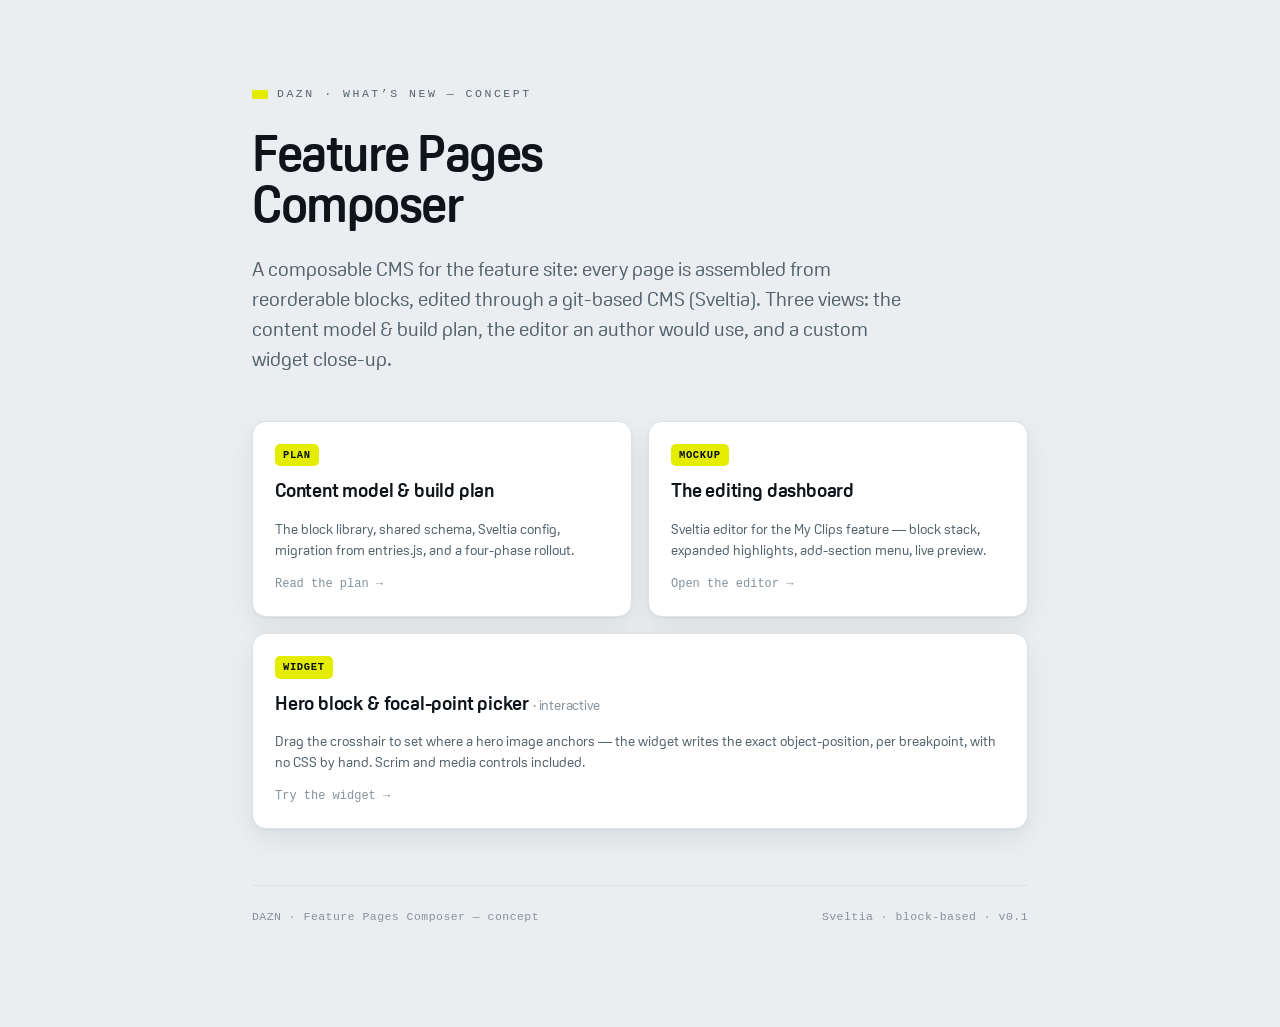
<file: cms/index.html>
<!doctype html>
<html lang="en">
<head>
<meta charset="utf-8">
<meta name="viewport" content="width=device-width, initial-scale=1">
<title>Feature Pages Composer — Concept</title>
<link rel="stylesheet" href="../assets/fonts/dazn-oscine.css">
<style>
  :root{
    --paper:#EAEEF0; --surface:#FFFFFF; --surface-2:#F4F6F7;
    --ink:#0E141A; --ink-2:#54636C; --ink-3:#85929B;
    --line:#DCE2E5; --accent:#E4EC00; --accent-ink:#0C1216;
    --f-sans:'DAZN Oscine','Inter',-apple-system,BlinkMacSystemFont,"Segoe UI",system-ui,Roboto,sans-serif;
    --f-mono:ui-monospace,SFMono-Regular,"SF Mono",Menlo,Consolas,monospace;
    --shadow:0 1px 2px rgba(16,26,34,.05),0 10px 26px rgba(16,26,34,.07);
  }
  @media (prefers-color-scheme:dark){
    :root{
      --paper:#0A0F14; --surface:#111a20; --surface-2:#0E161C;
      --ink:#ECF1F3; --ink-2:#9AAAB3; --ink-3:#647680;
      --line:#1E2830; --accent:#F7FF1A;
      --shadow:0 1px 2px rgba(0,0,0,.3),0 12px 30px rgba(0,0,0,.4);
    }
  }
  *{box-sizing:border-box;}
  body{margin:0; background:var(--paper); color:var(--ink); font-family:var(--f-sans); -webkit-font-smoothing:antialiased; line-height:1.6;}
  .cap{max-width:840px; margin:0 auto; padding:clamp(30px,7vw,84px) clamp(18px,5vw,32px) 100px;}
  .eyebrow{font-family:var(--f-mono); font-size:11.5px; letter-spacing:.22em; text-transform:uppercase; color:var(--ink-2); display:inline-flex; align-items:center; gap:9px;}
  .eyebrow::before{content:""; width:16px; height:9px; background:var(--accent); border-radius:1px;}
  h1{font-size:clamp(30px,6vw,50px); line-height:1.02; letter-spacing:-.03em; font-weight:800; margin:.5em 0 0; text-wrap:balance; max-width:15ch;}
  .deck{font-size:clamp(16px,2.3vw,20px); color:var(--ink-2); max-width:60ch; margin:20px 0 0; line-height:1.5;}
  .grid{display:grid; grid-template-columns:1fr; gap:16px; margin-top:44px;}
  @media(min-width:640px){ .grid{grid-template-columns:1fr 1fr;} .wide{grid-column:1 / -1;} }
  a.card{
    display:flex; flex-direction:column; gap:12px; text-decoration:none; color:inherit;
    border:1px solid var(--line); border-radius:14px; background:var(--surface);
    padding:22px; box-shadow:var(--shadow); transition:transform .15s ease, border-color .15s ease;
  }
  a.card:hover{transform:translateY(-3px); border-color:var(--accent);}
  a.card:focus-visible{outline:2px solid var(--accent); outline-offset:3px;}
  .card__tag{font-family:var(--f-mono); font-size:10.5px; letter-spacing:.06em; text-transform:uppercase; color:var(--accent-ink); background:var(--accent); align-self:flex-start; padding:3px 8px; border-radius:5px; font-weight:700;}
  @media (prefers-color-scheme:dark){ .card__tag{color:#0C1216;} }
  .card h2{font-size:19px; letter-spacing:-.01em; margin:0; font-weight:730;}
  .card p{margin:0; font-size:14px; color:var(--ink-2); line-height:1.5;}
  .card .go{margin-top:auto; font-family:var(--f-mono); font-size:12px; color:var(--ink-3); display:flex; align-items:center; gap:6px;}
  a.card:hover .go{color:var(--ink);}
  footer{margin-top:56px; padding-top:22px; border-top:1px solid var(--line); font-family:var(--f-mono); font-size:11.5px; letter-spacing:.04em; color:var(--ink-3); display:flex; justify-content:space-between; flex-wrap:wrap; gap:8px;}
</style>
</head>
<body>
<div class="cap">
  <span class="eyebrow">DAZN · What&rsquo;s New — Concept</span>
  <h1>Feature Pages Composer</h1>
  <p class="deck">A composable CMS for the feature site: every page is assembled from reorderable blocks, edited through a git-based CMS (Sveltia). Three views: the content model &amp; build plan, the editor an author would use, and a custom widget close-up.</p>

  <div class="grid">
    <a class="card" href="/cms/plan">
      <span class="card__tag">Plan</span>
      <h2>Content model &amp; build plan</h2>
      <p>The block library, shared schema, Sveltia config, migration from entries.js, and a four-phase rollout.</p>
      <span class="go">Read the plan &rarr;</span>
    </a>
    <a class="card" href="/cms/editor">
      <span class="card__tag">Mockup</span>
      <h2>The editing dashboard</h2>
      <p>Sveltia editor for the My Clips feature — block stack, expanded highlights, add-section menu, live preview.</p>
      <span class="go">Open the editor &rarr;</span>
    </a>
    <a class="card wide" href="/cms/hero">
      <span class="card__tag">Widget</span>
      <h2>Hero block &amp; focal-point picker <span style="color:var(--ink-3);font-weight:500;font-size:14px;">· interactive</span></h2>
      <p>Drag the crosshair to set where a hero image anchors — the widget writes the exact object-position, per breakpoint, with no CSS by hand. Scrim and media controls included.</p>
      <span class="go">Try the widget &rarr;</span>
    </a>
  </div>

  <footer>
    <span>DAZN &middot; Feature Pages Composer &mdash; concept</span>
    <span>Sveltia · block-based · v0.1</span>
  </footer>
</div>
</body>
</html>
</file>
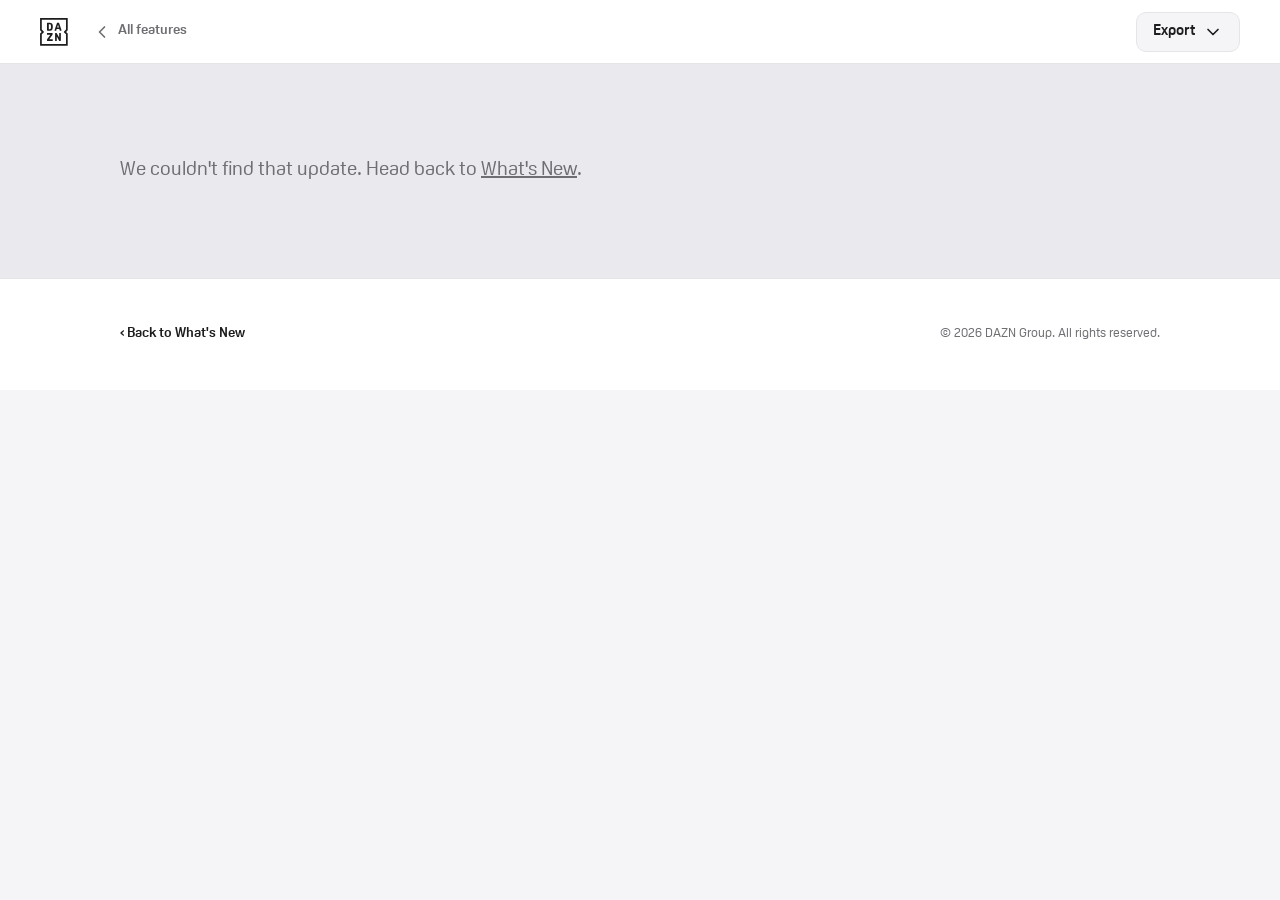
<file: feature.html>
<!DOCTYPE html>
<html lang="en">
<head>
<meta charset="UTF-8">
<meta name="viewport" content="width=device-width, initial-scale=1">
<title>DAZN — Feature</title>
<link rel="stylesheet" href="assets/fonts/dazn-oscine.css">
<style>
  :root{
    --font-family: 'DAZN Oscine', 'Inter', -apple-system, BlinkMacSystemFont, 'Segoe UI', sans-serif;

    /* light theme (default) */
    --bg: #FFFFFF;
    --panel: #F5F5F7;
    --card: #FFFFFF;             /* tiles, stat cards, menus */
    --ink: #1D1D1F;
    --ink-2: #6E6E73;
    --line: #E5E5E7;
    --brand: #F7FF1A;
    --btn-ink: #080E12;
    /* component surfaces (swapped in dark) */
    --header-bg: rgba(255,255,255,0.8);
    --surface-hover: #EDEDF0;
    --border-hover: #D9D9DE;
    --pill-bg: rgba(245,245,247,0.9);
    --fade-rgb: 255,255,255;     /* fhero bottom fade + section fades */
    --label-bg: #ececec;
    --label-ink: #0C1216;
    --track: #EAEAEE;            /* gauge track */
    --ph-ico: #c9c9ce;
    --ph-ico-lg: #dcdce0;
    --dot: #b6b6bb;
    --dot-active: #6e6e73;
    --btn-bg: #080E12;
    --btn-fg: #FFFFFF;
    --btn-hover: #000000;
    --page-bg: #EAEAEE;
    --gallery-bg: #FAFBFC;

    --max: 1120px;
    --gm: 40px;

    --sp-8:8px; --sp-12:12px; --sp-16:16px; --sp-20:20px; --sp-24:24px;
    --sp-32:32px; --sp-40:40px; --sp-48:48px; --sp-64:64px; --sp-80:80px;
    --sp-96:96px; --sp-120:120px;
    --r-16:16px; --r-20:20px; --r-28:28px; --r-full:9999px;
  }

  /* ============ DARK THEME (per-entry, e.g. Win Probability) ============ */
  :root[data-theme="dark"]{
    --bg: #080E12;
    --panel: #0C1216;
    --card: #12181D;
    --ink: #FAFBFC;
    --ink-2: #9AA3A9;
    --line: #21292E;
    --header-bg: rgba(8,14,18,0.8);
    --surface-hover: #1B2227;
    --border-hover: #2A3238;
    --pill-bg: rgba(255,255,255,0.06);
    --fade-rgb: 8,14,18;
    --label-bg: #21292E;
    --label-ink: #FAFBFC;
    --track: #21292E;
    --ph-ico: #2A3238;
    --ph-ico-lg: #20272C;
    --dot: #3A424A;
    --dot-active: #76828C;
    --btn-bg: #FAFBFC;
    --btn-fg: #080E12;
    --btn-hover: #F7FF1A;
    --page-bg: #080E12;
    --gallery-bg: #0C1216;
  }

  *{ margin:0; padding:0; box-sizing:border-box; }
  html{ scroll-behavior:smooth; background: var(--panel); overscroll-behavior-y: none; }
  body{
    background: var(--bg);
    color: var(--ink);
    font-family: var(--font-family);
    -webkit-font-smoothing: antialiased;
    line-height: 1.1;
  }
  #page{ background: var(--page-bg); }
  a{ color:inherit; text-decoration:none; }
  img{ display:block; max-width:100%; }

  /* ============ HEADER ============ */
  .header{
    position: sticky; top:0; z-index:50;
    display:flex; align-items:center; justify-content:space-between;
    height: 64px; padding: 0 var(--gm);
    background: var(--header-bg);
    backdrop-filter: blur(16px); -webkit-backdrop-filter: blur(16px);
    border-bottom: 1px solid var(--line);
  }
  .header .logo svg{ height: 28px; width:auto; display:block; }
  .header .logo svg path{ fill: var(--ink); }
  .header__left{ display:flex; align-items:center; gap: var(--sp-24); }
  .header__back{
    font-size: 14px; font-weight:600; color: var(--ink-2);
    display:inline-flex; align-items:center; gap:6px;
    transition: color .15s ease;
  }
  .header__back:hover{ color: var(--ink); }
  .header__back svg{ width:20px; height:20px; }

  /* Export dropdown — light-theme readable menu */
  .dropdown{ position:relative; }
  .dropdown__toggle{
    display:inline-flex; align-items:center; gap:8px;
    height:40px; padding:0 16px; border-radius:10px;
    background:var(--panel); color:var(--ink); border:1px solid var(--line);
    font-family:inherit; font-size:15px; font-weight:600; cursor:pointer;
    transition: background-color .15s ease, border-color .15s ease;
  }
  .dropdown__toggle:hover{ background:var(--surface-hover); border-color:var(--border-hover); }
  .dropdown__toggle svg{ width:20px; height:20px; transition: transform .2s ease; }
  .dropdown.open .dropdown__toggle svg{ transform: rotate(180deg); }
  .dropdown__menu{
    position:absolute; top:calc(100% + 8px); right:0; min-width:220px;
    background:var(--card); border:1px solid var(--line); border-radius:14px; overflow:hidden;
    box-shadow: 0 14px 34px rgba(0,0,0,0.14);
    opacity:0; visibility:hidden; transform:translateY(-6px);
    transition: opacity .16s ease, transform .16s ease, visibility .16s;
    z-index:60;
  }
  .dropdown.open .dropdown__menu{ opacity:1; visibility:visible; transform:none; }
  .dropdown__item{
    display:block; width:100%; padding:14px 18px;
    border:none; background:none; font-family:inherit; font-size:15px; font-weight:600;
    color:var(--ink); text-align:left; cursor:pointer;
    transition: background-color .12s ease;
  }
  .dropdown__item + .dropdown__item{ border-top:1px solid var(--line); }
  .dropdown__item:hover{ background: var(--panel); }

  /* ============ BUTTONS ============ */
  .btn{
    display:inline-flex; align-items:center; justify-content:center;
    height: 44px; padding: 0 22px; border-radius: var(--r-full);
    font-size: 15px; font-weight:600; white-space:nowrap;
    border: 1px solid transparent; transition: background-color .15s ease, transform .12s ease;
  }
  .btn--solid{ background: var(--btn-bg); color: var(--btn-fg); }
  .btn--solid:hover{ background: var(--btn-hover); }
  .btn:active{ transform: translateY(1px); }

  /* ============ SECTION SHELL ============ */
  .wrap{ max-width: var(--max); margin: 0 auto; padding: 0 var(--gm); }
  .eyebrow{
    font-size: 21px; font-weight:700; text-align:center; margin-bottom: var(--sp-16);
  }
  .section{ padding: var(--sp-120) 0; }

  /* ============ HERO ============ */
  .fhero{
    --fp: 0; /* scroll progress 0→1: full-bleed → wrap width */
    position:relative; overflow:hidden;
    min-height: 82vh; display:flex; align-items:flex-end;
    background: var(--panel);
    margin-left: calc(var(--fp) * max(0px, (100% - var(--max)) / 2));
    margin-right: calc(var(--fp) * max(0px, (100% - var(--max)) / 2));
    border-radius: calc(var(--fp) * 28px);
  }
  .fhero--image{ background: var(--panel); }
  .fhero.fhero--image.fhero--multi-view{ background: none; }
  .fhero__ph{ position:absolute; inset:0; z-index:0; display:flex; align-items:center; justify-content:center; }
  .fhero--multi-view .fhero__ph{ background: #FFFFFF; }
  .fhero__ph picture{ display:block; width:100%; height:100%; }
  .fhero__ph img{
    width:100%; height:100%; object-fit:cover; object-position:center 78%;
    /* cover fills the frame edge-to-edge at any size; anchor low so the empty top
       is what gets cropped and the darker floor sits under the headline */
    transform-origin: center;
  }
  /* My Clips hero is centered/full — keep it centered so the devices aren't clipped */
  .fhero--herom .fhero__ph img{ object-position: center; }
  .fhero--multi-view .fhero__ph img{ object-position: center bottom; }
  /* Fade the bottom of the image into the page background colour (solid at the base) so
     the full-bleed hero blends seamlessly into the section below it. */
  .fhero.fhero--herom::after{
    background: linear-gradient(180deg,
      rgba(var(--fade-rgb),0) 42%,
      rgba(var(--fade-rgb),0.65) 68%,
      rgba(var(--fade-rgb),0.92) 86%,
      rgba(var(--fade-rgb),1) 100%);
  }
  .fhero__inner > div{ will-change: transform, opacity; }
  .fhero::after{
    content:""; position:absolute; inset:0;
    background: linear-gradient(180deg, rgba(var(--fade-rgb),0) 32%, rgba(var(--fade-rgb),0.55) 66%, rgba(var(--fade-rgb),0.95) 100%);
    pointer-events:none;
  }
  .fhero__inner{
    position:relative; z-index:1; width:100%;
    max-width: var(--max); margin:0 auto; padding: var(--sp-48) var(--gm);
    display:flex; align-items:flex-end; justify-content:space-between; gap: var(--sp-24); flex-wrap:wrap;
  }
  .fhero__eyebrow{ font-size: 24px; font-weight:600; margin-bottom: var(--sp-16); }
  .fhero h1{
    font-size: 68px; line-height:1.03; font-weight:700; letter-spacing:-0.02em; max-width: 600px;
  }
  .fhero__desc{ margin-top: var(--sp-16); font-size: 19px; line-height: 1.5; font-weight: 500; color: var(--ink-2); max-width: 460px; }
  .fhero__sub{ margin-top: var(--sp-20); font-size:17px; font-weight:600; color: var(--ink-2); }
  .fhero__type{
    display:inline-block; font-size:17px; font-weight:700; color: var(--ink);
    text-decoration: underline; text-underline-offset: 3px; text-decoration-thickness: 1.5px;
    transition: color .2s ease;
  }
  .fhero__type:hover{ color: var(--ink-2); }
  .fhero__labels{ margin-top: 14px; display:flex; flex-wrap:wrap; align-items:center; gap: 8px; }
  /* DAZN label — gray primary (default) */
  .dlabel{
    display:inline-flex; flex-direction:row; align-items:center; gap: 4px;
    height: 24px; padding: 0 8px; border-radius: 2px;
    font-family: 'DAZN Oscine', var(--font-family, sans-serif);
    font-weight: 700; font-size: 14px; line-height: 14px;
    white-space: nowrap;
    background: var(--label-bg); color: var(--label-ink);
  }
  .pricepill{
    display:inline-flex; align-items:center; gap: var(--sp-16);
    background: var(--pill-bg); backdrop-filter: blur(8px);
    border-radius: var(--r-full); padding: 8px 8px 8px 22px;
  }
  .pricepill span{ font-size:16px; font-weight:600; }

  /* ============ CLOSER LOOK (accordion + image) ============ */
  .closer h2{ font-size: 48px; font-weight:700; letter-spacing:-0.02em; margin-bottom: var(--sp-64); }
  .closer__grid{ display:grid; grid-template-columns: 2fr 1fr; gap: var(--sp-48); align-items:center; }
  .accordion{ display:flex; flex-direction:column; gap: var(--sp-16); max-width: 460px; }
  .acc__item{ background: var(--panel); border-radius: var(--r-28); overflow:hidden; }
  .acc__head{
    width:100%; text-align:left; background:none; border:none; cursor:pointer;
    display:flex; align-items:center; gap: var(--sp-16);
    padding: 18px 24px; font-family:inherit; font-size:18px; font-weight:600; color:var(--ink);
  }
  .acc__icon{
    flex:0 0 26px; width:26px; height:26px; border-radius:50%;
    border:1.5px solid var(--ink); position:relative; transition: transform .25s ease;
  }
  .acc__icon::before, .acc__icon::after{
    content:""; position:absolute; top:50%; left:50%; background: var(--ink);
    transform: translate(-50%,-50%);
  }
  .acc__icon::before{ width:11px; height:1.6px; }
  .acc__icon::after{ width:1.6px; height:11px; transition: transform .25s ease; }
  .acc__item.open .acc__icon::after{ transform: translate(-50%,-50%) scaleY(0); }
  .acc__body{
    max-height:0; overflow:hidden; transition: max-height .3s ease;
    padding: 0 24px;
  }
  .acc__body p{ font-size:15px; line-height:1.6; color:var(--ink-2); padding-bottom: 22px; }
  .closer__media{
    border-radius: var(--r-20); overflow:hidden; background: #FFFFFF;
    aspect-ratio: 3/2; display:flex; align-items:center; justify-content:center;
  }
  :root[data-theme="dark"] .closer__media{ background: #000000; }
  .closer__media img{ width:100%; height:100%; object-fit:cover; transition: opacity .3s ease; }

  /* ============ GALLERY ============ */
  .gallery{ overflow-x: clip; }
  .gallery__grid{ display:grid; grid-template-columns: repeat(2,1fr); gap: var(--sp-24); }
  .tile{
    background: var(--card); border-radius: var(--r-20); overflow:hidden;
    aspect-ratio: 1/1; display:flex; align-items:center; justify-content:center;
  }
  /* Scroll-in: tiles arrive from their four corners (gated on .reveal) */
  .gallery__grid.reveal .tile{
    opacity: 0;
    transition: opacity .55s ease, transform .7s cubic-bezier(.22,.61,.36,1);
    will-change: transform, opacity;
  }
  .gallery__grid.reveal .tile:nth-child(1){ transform: translate(-50px, -50px); }
  .gallery__grid.reveal .tile:nth-child(2){ transform: translate(50px, -50px); }
  .gallery__grid.reveal .tile:nth-child(3){ transform: translate(-50px, 50px); }
  .gallery__grid.reveal .tile:nth-child(4){ transform: translate(50px, 50px); }
  .gallery__grid.reveal .tile.in{ opacity: 1; transform: none; }
  .tile img{ width:100%; height:100%; object-fit:cover; }
  /* Scores/My Clips: tiles 3 & 4 are flat UI shots — float them on the same
     purple→warm gradient the device tiles (1 & 2) sit on */
  .gallery__grid--win-probability-overlay .tile:nth-child(3) img,
  .gallery__grid--win-probability-overlay .tile:nth-child(4) img{
    width:100%; height:100%; object-fit:cover;
  }
  .ph-ico{ width:64px; height:64px; color:var(--ph-ico); }
  .fhero__ph .ph-ico, .statement__ph .ph-ico{ width:112px; height:112px; color:var(--ph-ico-lg); }
  .gallery__cap{ margin-bottom: var(--sp-40); font-size: 24px; line-height:1.4; font-weight:600; max-width: 780px; }
  .gallery__cap .muted{ color: var(--ink-2); }

  /* ============ HIGHLIGHTS CAROUSEL ============ */
  .highlights__head{
    display:flex; align-items:baseline; justify-content:space-between; gap: var(--sp-24);
    margin-bottom: var(--sp-48);
  }
  .highlights__head h2{ font-size: 48px; font-weight:700; letter-spacing:-0.02em; }
  .highlights__film{ font-size: 19px; font-weight:600; color:#0071E3; white-space:nowrap; }
  .highlights__scroll{
    display:grid;
    grid-auto-flow: column;
    grid-auto-columns: min(900px, 84vw);
    gap: var(--sp-24);
    overflow-x: auto;
    overflow-y: hidden;
    scroll-snap-type: x mandatory;
    scroll-padding-left: var(--gm);
    padding: 0 var(--gm);
    scrollbar-width: none;
  }
  .highlights__scroll::-webkit-scrollbar{ display: none; }

  .highlights__dots{
    display:flex; align-items:center; gap: var(--sp-16);
    width: fit-content; margin: var(--sp-40) auto 0;
    padding: 14px 22px;
  }
  .highlights__dots button{
    border:none; padding:0; cursor:pointer;
    width: 8px; height: 8px; border-radius: var(--r-full);
    background: var(--dot);
    transition: width .25s ease, background-color .25s ease;
  }
  .highlights__dots button.is-active{ width: 40px; background: var(--dot-active); }
  .hcard{
    position:relative;
    scroll-snap-align: start;
    aspect-ratio: 16 / 10;
    background: var(--card);
    border-radius: var(--r-20);
    overflow:hidden;
  }
  .hcard__media{ position:absolute; inset:0; display:flex; align-items:center; justify-content:center; z-index:0; }
  .hcard__media img{ width:100%; height:100%; object-fit:cover; object-position: center calc(50% + 60px); }
  .highlights__scroll .hcard:nth-child(4) .hcard__media img{ object-fit: contain; transform: scale(0.85); object-position: center calc(50% + 80px); }
  /* Per-entry (e.g. Scores): images fill each card, centered, no multiview-specific offsets */
  .highlights__scroll--fill .hcard__media img{ object-fit: cover; object-position: center; transform: none; }
  .highlights__scroll--fill .hcard:nth-child(4) .hcard__media img{ object-fit: cover; object-position: center; transform: none; }
  .hcard__cap{
    position:absolute; z-index:1;
    top: var(--sp-40); right: var(--sp-40); left: 50%;
    font-size: 26px; line-height:1.28; font-weight:600; color: var(--ink);
  }
  /* Per-entry (Scores): image on top, caption below it (Apple-style) instead of overlaid */
  .highlights__scroll--capbelow .hcard{ aspect-ratio: auto; background: transparent; border-radius: 0; overflow: visible; }
  .highlights__scroll--capbelow .hcard__media{ position: relative; inset: auto; width: 100%; aspect-ratio: 16 / 10; border-radius: var(--r-20); overflow: hidden; }
  .highlights__scroll--capbelow .hcard__cap{ position: static; top:auto; right:auto; left:auto; margin-top: var(--sp-20); font-size: 24px; line-height: 1.4; font-weight: 700; color: var(--ink); max-width: none; }
  /* Per-entry (My Clips): caption below has a bold 24px title + description */
  .highlights__scroll--capbelow .hcard__cap-title{ display:block; font-size: 24px; line-height: 1.25; font-weight: 700; color: var(--ink); }
  .highlights__scroll--capbelow .hcard__cap-desc{ display:block; margin-top: var(--sp-8); font-size: 17px; line-height: 1.5; font-weight: 500; color: var(--ink-2); }

  /* ============ GAUGES (animated meters) ============ */
  .gauges{ text-align:center; background: var(--panel); }
  .gauges__title{ font-size: 40px; font-weight:700; letter-spacing:-0.02em; margin-bottom: var(--sp-64); }
  .gauges__row{ display:flex; justify-content:center; align-items:flex-start; gap: 72px; flex-wrap:wrap; }
  .gauge{ display:flex; flex-direction:column; align-items:center; gap: var(--sp-16); }
  .gauge__ring{ position:relative; width: 190px; height: 190px; }
  .gauge__svg{ width:100%; height:100%; display:block; }
  .gauge__track{ fill:none; stroke:var(--track); stroke-width:9; stroke-linecap:round; stroke-dasharray: 245 82; }
  .gauge__value{
    fill:none; stroke-width:9; stroke-linecap:round;
    stroke-dasharray: 327; stroke-dashoffset: 327;
    transition: stroke-dashoffset 1.4s cubic-bezier(.2,.7,.2,1);
  }
  .gauge__num{
    position:absolute; inset:0; display:flex; align-items:center; justify-content:center;
    font-size: 32px; font-weight:700; letter-spacing:-0.01em; color: var(--ink);
  }
  .gauge__label{ font-size: 15px; font-weight:600; color: var(--ink-2); }
  @media (prefers-reduced-motion: reduce){ .gauge__value{ transition: none; } }

  /* ============ STAT CARDS (big number + label) ============ */
  .statcards{ overflow-x: clip; }
  .statcards__title{ font-size: 48px; font-weight:700; letter-spacing:-0.02em; margin-bottom: var(--sp-48); }
  .statcards__grid{ display:grid; grid-template-columns: repeat(3, 1fr); gap: var(--sp-24); }
  .statcard{
    background: var(--card);
    border-radius: var(--r-20);
    padding: var(--sp-40);
    min-height: 320px;
    display:flex; flex-direction:column; align-items:center; justify-content:flex-end;
    text-align:center;
  }
  .statcard__gauge{ width: 220px; height: 110px; margin-bottom: var(--sp-12); }
  .statcard__gauge svg{ width:100%; height:100%; display:block; overflow:visible; }
  .statcard__gauge .sg-track{ fill:none; stroke:var(--track); stroke-width:16; stroke-linecap:round; }
  .statcard__gauge .sg-value{
    fill:none; stroke-width:16; stroke-linecap:round;
    stroke-dasharray:1; stroke-dashoffset:1;
    transition: stroke-dashoffset 1.9s cubic-bezier(.11,.79,.15,1);
  }
  @media (prefers-reduced-motion: reduce){ .statcard__gauge .sg-value{ transition:none; } }
  .statcard__num{
    display:flex; justify-content:center; align-items:flex-end;
    font-size: 64px; font-weight:700; line-height:1; letter-spacing:-0.03em; color: var(--ink);
    font-variant-numeric: tabular-nums;
  }
  .statcard__label{ margin-top: var(--sp-12); font-size: 20px; font-weight:500; color: var(--ink); }
  /* Odometer digit reel */
  .odo{ display:inline-block; overflow:hidden; height:1em; line-height:1; }
  .odo__reel{ display:flex; flex-direction:column; transform: translateY(0em); transition: transform 1.9s cubic-bezier(.11,.79,.15,1); }
  .odo__reel span{ display:block; height:1em; line-height:1; }
  .odo--static{ display:inline-block; }
  @media (prefers-reduced-motion: reduce){ .odo__reel{ transition:none; } }
  /* Scroll-in: left from left, middle from bottom, right from right (gated on .reveal) */
  .statcards__grid.reveal .statcard{
    opacity: 0;
    transition: opacity .6s ease, transform .8s cubic-bezier(.22,.61,.36,1);
    will-change: transform, opacity;
  }
  .statcards__grid.reveal .statcard:nth-child(1){ transform: translateX(-170px); }
  .statcards__grid.reveal .statcard:nth-child(2){ transform: translateY(170px); }
  .statcards__grid.reveal .statcard:nth-child(3){ transform: translateX(170px); }
  .statcards__grid.reveal .statcard.in{ opacity: 1; transform: none; }

  /* ============ CENTERED STATEMENT ============ */
  .centered{ text-align:center; }
  .centered h2{ font-size: 64px; line-height:1.05; font-weight:700; letter-spacing:-0.02em; }
  .centered__lead{
    max-width: 720px; margin: var(--sp-24) auto 0;
    font-size: 21px; line-height:1.5; color: var(--ink-2); font-weight:500;
  }
  .cards{ display:grid; grid-template-columns: repeat(2,1fr); gap: var(--sp-24); margin-top: var(--sp-80); text-align:left; }
  .card2__media{
    border-radius: var(--r-20); overflow:hidden; background: var(--panel);
    aspect-ratio: 16/11; display:flex; align-items:center; justify-content:center;
  }
  .card2__media img{ width:100%; height:100%; object-fit:cover; }
  .card2__cap{ margin-top: var(--sp-24); font-size: 21px; line-height:1.45; font-weight:600; }
  .card2__cap .muted{ color: var(--ink-2); }

  /* ============ BIG STATEMENT (image bg) ============ */
  .statement{
    position:relative; overflow:hidden; text-align:center;
    min-height: 92vh; display:flex; flex-direction:column; justify-content:flex-end;
    padding: var(--sp-96) var(--gm) var(--sp-96);
    background: var(--panel);
  }
  .statement__ph{ position:absolute; inset:0; z-index:0; display:flex; align-items:center; justify-content:center; }
  .statement__ph img{ width:100%; height:100%; object-fit:cover; }
  .statement--image .statement__ph::after{
    content:''; position:absolute; inset:0;
    background:linear-gradient(180deg, rgba(8,14,18,0.15) 0%, rgba(8,14,18,0.75) 100%);
  }
  .statement--win-probability-overlay .statement__ph::after{
    background:linear-gradient(180deg, rgba(0,0,0,0) 30%, rgba(0,0,0,0.55) 55%, rgba(0,0,0,0.85) 78%, rgba(0,0,0,0.95) 100%);
  }
  .statement--image .eyebrow, .statement--image h2{ color:#FAFBFC; }
  .statement--image .statement__lead{ color:rgba(250,251,252,0.8); }
  .statement__inner{ position:relative; z-index:1; max-width: 900px; margin:0 auto; }
  .statement .eyebrow{ font-size:21px; }
  .statement h2{ font-size: 60px; line-height:1.02; font-weight:700; letter-spacing:-0.025em; }
  .statement__lead{
    max-width: 620px; margin: var(--sp-32) auto 0;
    font-size: 21px; line-height:1.5; color: var(--ink-2); font-weight:500;
  }

  /* ============ FOOTER ============ */
  .footer{ border-top:1px solid var(--line); padding: var(--sp-48) 0; }
  .footer__inner{ max-width:var(--max); margin:0 auto; padding:0 var(--gm); display:flex; justify-content:space-between; align-items:center; gap:var(--sp-16); flex-wrap:wrap; }
  .footer__inner a{ font-size:14px; font-weight:600; color: var(--ink); }
  .footer__inner span{ font-size:13px; color: var(--ink-2); }

  .not-found{ max-width:var(--max); margin:0 auto; padding: var(--sp-96) var(--gm); font-size:20px; color:var(--ink-2); }

  /* ============ RESPONSIVE ============ */
  @media (max-width: 900px){
    :root{ --gm: 24px; }
    .section{ padding: var(--sp-80) 0; }
    .fhero h1{ font-size: 40px; }
    .fhero__inner{ flex-direction:column; align-items:flex-start; }
    .fhero__ph img{ object-fit: contain; object-position: center 20px; transform: scale(calc((1 - var(--fp, 0) * 0.3) * 1.1)); }
    /* Entries with a dedicated portrait mobile hero: fill, anchored to the top so the
       phone rises above the headline overlay instead of clashing with it */
    .fhero--herom .fhero__ph img{ object-fit: cover; object-position: center top; transform: none; }
    .fhero--multi-view .fhero__ph img{ object-fit: cover; object-position: center -150px; transform: none; }
    .fhero.fhero--multi-view::after{
      background: linear-gradient(180deg,
        rgba(var(--fade-rgb),0) 30%,
        rgba(var(--fade-rgb),0.7) 40%,
        rgba(var(--fade-rgb),0.96) 50%,
        rgba(var(--fade-rgb),1) 100%);
    }
    .fhero--win-probability-overlay .fhero__ph img{ object-fit: cover; object-position: center -200px; transform: none; }
    .fhero.fhero--win-probability-overlay::after{
      background: linear-gradient(180deg, rgba(var(--fade-rgb), 0) 18%, rgba(var(--fade-rgb), 0.9) 30%, rgba(var(--fade-rgb), 1) 60%, rgb(0 0 0) 76%, rgb(0 0 0) 100%);
    }
    .statement__ph img{ object-position: 35% center; }
    .closer h2{ font-size: 34px; margin-bottom: var(--sp-40); }
    .closer__grid{ grid-template-columns: 1fr; gap: var(--sp-32); }
    .closer__media{ order:-1; aspect-ratio: 4/3; }
    .accordion{ max-width:none; }
    .gallery__grid{ grid-template-columns: 1fr; }
    .gallery__cap{ font-size: 20px; }
    .highlights__scroll--capbelow .hcard__cap{ font-size: 20px; }
    .highlights__scroll--capbelow .hcard__cap-title{ font-size: 20px; }
    .highlights__scroll--capbelow .hcard__cap-desc{ font-size: 16px; }
    .highlights__head{ flex-direction:column; align-items:flex-start; gap: var(--sp-8); }
    .highlights__head h2{ font-size: 32px; }
    .highlights__scroll{ grid-auto-columns: 86vw; }
    .hcard__cap{ left: var(--sp-24); right: var(--sp-24); top: var(--sp-24); font-size: 19px; }
    .gauges__title{ font-size: 28px; margin-bottom: var(--sp-40); }
    .gauges__row{ gap: 32px; }
    .gauge__ring{ width: 150px; height: 150px; }
    .gauge__num{ font-size: 26px; }
    .statcards__title{ font-size: 34px; margin-bottom: var(--sp-32); }
    .statcards__grid{ grid-template-columns: 1fr; }
    .statcard{ min-height: 220px; }
    .statcard__num{ font-size: 52px; }
    .centered h2{ font-size: 38px; }
    .cards{ grid-template-columns: 1fr; margin-top: var(--sp-48); }
    .statement h2{ font-size: 44px; }
    .statement{ min-height: 78vh; }
  }

  @media (max-width: 480px){
    .highlights__scroll .hcard{ aspect-ratio: 16 / 16; }
    .highlights__scroll--capbelow .hcard__media{ aspect-ratio: 16 / 16; }
  }
</style>
</head>
<body>

  <header class="header">
    <div class="header__left">
    <a class="logo" href="index.html" aria-label="DAZN">
      <svg viewBox="0 0 80 80" xmlns="http://www.w3.org/2000/svg">
        <path fill-rule="evenodd" clip-rule="evenodd" d="M20.2218 65.4513C20.0126 65.1818 19.9137 64.8429 19.9453 64.5032V61.8963C19.9563 61.5616 20.0818 61.2409 20.3008 60.9878L29.5833 47.7948H21.2093C20.8796 47.862 20.5368 47.7906 20.2613 47.5973C20.019 47.2373 19.9074 46.8051 19.9453 46.3728V44.4768C19.9016 44.0795 19.9846 43.6786 20.1823 43.3313C20.4455 43.1101 20.7895 43.0098 21.1303 43.0548H34.6788C35.0624 43.0287 35.4456 43.1108 35.7848 43.2918C36.004 43.5714 36.1034 43.9265 36.0613 44.2793V46.8073C36.1033 46.9625 36.1033 47.126 36.0613 47.2813C35.9918 47.4637 35.8988 47.6363 35.7848 47.7948L26.3838 60.9878H35.3108C35.8243 60.9878 36.1403 60.9878 36.2588 61.2643C36.4589 61.5962 36.5423 61.9855 36.4958 62.3703V64.3058C36.5423 64.6905 36.4589 65.0798 36.2588 65.4118C36.2588 65.4118 35.8243 65.6883 35.3108 65.6883H21.3278C20.9433 65.7289 20.5559 65.6459 20.2218 65.4513ZM19.9453 35.1153V14.8913C19.9453 14.8913 19.9453 14.1803 20.2218 13.9433C20.566 13.7762 20.9454 13.6948 21.3278 13.7063H27.8453C30.1507 13.6634 32.3895 14.4801 34.1258 15.9973C35.7191 17.6767 36.5727 19.9246 36.4958 22.2383V27.2153C36.5774 29.6687 35.8255 32.0774 34.3628 34.0488C32.8365 35.5426 30.7703 36.3548 28.6353 36.3003H21.3278C21.3278 36.3003 20.4983 36.3003 20.2218 36.0633C20.0356 35.7827 19.9391 35.452 19.9453 35.1153ZM25.1593 31.7973H27.8453C28.7464 31.8716 29.6405 31.5877 30.3338 31.0073C31.3608 29.9803 31.2423 27.0573 31.2423 27.0573V22.7123C31.2935 21.4264 30.9784 20.1525 30.3338 19.0388C29.6523 18.4266 28.7609 18.1012 27.8453 18.1303H25.1593V31.7973ZM58.2208 42.9758H56.0878C55.7047 42.9557 55.3231 43.0375 54.9818 43.2128C54.7963 43.5069 54.713 43.854 54.7448 44.2003V56.0503L48.4248 44.2003C48.2928 43.8177 48.0441 43.4862 47.7138 43.2523C47.307 43.0623 46.858 42.9807 46.4103 43.0153H44.4353C44.0522 42.9952 43.6706 43.077 43.3293 43.2523C43.1438 43.5464 43.0605 43.8935 43.0923 44.2398V64.4638C43.0533 64.7981 43.1375 65.1351 43.3293 65.4118C43.6466 65.6119 44.0236 65.6957 44.3958 65.6488H46.5683C46.9528 65.6894 47.3402 65.6064 47.6743 65.4118C47.8835 65.1423 47.9824 64.8034 47.9508 64.4638V52.6138L54.2313 64.4638C54.376 64.8612 54.6376 65.2055 54.9818 65.4513C55.3986 65.5386 55.829 65.5386 56.2458 65.4513H58.2208C58.6053 65.4919 58.9928 65.4089 59.3268 65.2143C59.536 64.9448 59.6349 64.6059 59.6033 64.2663V44.2793C59.6266 43.9282 59.5291 43.5797 59.3268 43.2918C58.9855 43.1165 58.6039 43.0347 58.2208 43.0548V42.9758ZM41.5518 34.9573L48.2668 14.7728C48.3509 14.451 48.5299 14.162 48.7803 13.9433C49.0633 13.7661 49.3952 13.6831 49.7283 13.7063H53.4018C53.7354 13.6773 54.0691 13.7607 54.3498 13.9433C54.5634 14.1841 54.7248 14.4665 54.8238 14.7728L61.4993 34.9573C61.6353 35.2861 61.6353 35.6554 61.4993 35.9843C61.3007 36.2085 61.0077 36.3257 60.7093 36.3003H57.5493C57.205 36.3501 56.8599 36.215 56.6408 35.9448C56.4652 35.6349 56.3323 35.3027 56.2458 34.9573L55.1793 31.5603H47.5953L46.5683 34.9573C46.4563 35.3822 46.269 35.7835 46.0153 36.1423C45.7783 36.3398 44.9883 36.1423 44.9883 36.1423H42.2628C42.2628 36.1423 41.6703 36.1423 41.4728 35.7868C41.4181 35.5084 41.4455 35.2202 41.5518 34.9573ZM48.8198 27.4918H53.9548L51.5453 18.9598L48.8198 27.4918ZM79.1953 35.0758L74.6133 39.6973L79.1953 44.2793V79.1973H0.195312V44.2793L4.77731 39.6973L0.195312 35.1153V0.197266H79.1953V35.0758ZM74.2578 5.13476H5.13281V32.7848L10.6233 38.2753C11.4161 39.0883 11.4161 40.3852 10.6233 41.1983L5.13281 46.6493V74.2993H74.2578V46.6493L68.7673 41.1588C68.3663 40.7784 68.1392 40.25 68.1392 39.6973C68.1392 39.1446 68.3663 38.6161 68.7673 38.2358L74.2578 32.7453V5.13476Z" fill="#FAFBFC"/>
      </svg>
    </a>
      <a class="header__back" href="index.html"><svg viewBox="0 0 24 24" fill="none" aria-hidden="true"><path d="M15 18l-6-6 6-6" stroke="currentColor" stroke-width="2" stroke-linecap="round" stroke-linejoin="round"/></svg>All features</a>
    </div>
    <div class="dropdown" id="exportMenu">
      <button class="dropdown__toggle" type="button" aria-haspopup="true" aria-expanded="false">
        Export
        <svg viewBox="0 0 24 24" fill="none" aria-hidden="true"><path d="M6 9l6 6 6-6" stroke="currentColor" stroke-width="2" stroke-linecap="round" stroke-linejoin="round"/></svg>
      </button>
      <div class="dropdown__menu" role="menu">
        <button class="dropdown__item" role="menuitem" type="button">CSV</button>
        <button class="dropdown__item" role="menuitem" type="button">PDF</button>
        <button class="dropdown__item" role="menuitem" type="button">Word</button>
        <button class="dropdown__item" role="menuitem" type="button">Excel</button>
      </div>
    </div>
  </header>

  <main id="page">
    <p class="not-found">Loading…</p>
  </main>

  <footer class="footer">
    <div class="footer__inner">
      <a href="index.html">‹ Back to What's New</a>
      <span>© 2026 DAZN Group. All rights reserved.</span>
    </div>
  </footer>

  <script src="entries.js"></script>
  <script>
    // Placeholder block — images are structural only for now
    const PH = `<svg class="ph-ico" viewBox="0 0 24 24" fill="none" stroke="currentColor" stroke-width="1.2"><rect x="3" y="4" width="18" height="16" rx="2"/><circle cx="8.5" cy="9.5" r="1.6"/><path d="M21 14l-5-5-8 8"/></svg>`;

    const params = new URLSearchParams(location.search);
    const entry = (window.DAZN_ENTRIES || []).find(e => e.id === params.get('id'));
    const page = document.getElementById('page');

    if (!entry) {
      page.innerHTML = `<p class="not-found">We couldn't find that update. Head back to <a href="index.html" style="text-decoration:underline">What's New</a>.</p>`;
    } else {
      document.title = `${entry.name} — DAZN`;

      // Per-entry theme (e.g. Win Probability ships in dark mode)
      if (entry.theme === 'dark') document.documentElement.setAttribute('data-theme', 'dark');
      else document.documentElement.removeAttribute('data-theme');

      // Short platform string, e.g. "Smart TV, Web"
      const platforms = entry.product.replace('DAZN app · ', '');

      // Hero metadata labels: Date · Market · Devices · Users (related values comma-joined into one label)
      const metaValues = [
        entry.date,
        (entry.market  || []).join(', '),
        (entry.devices || []).join(', '),
        (entry.users   || []).join(', ')
      ].filter(Boolean);
      const heroLabels = metaValues.map(v => `<span class="dlabel">${v}</span>`).join('');

      // Accordion items. `accordionSectionsOnly` renders just the entry's sections
      // (e.g. My Clips: the 3 how-it-works steps); otherwise sections + service items.
      let accItems;
      if (entry.accordionSectionsOnly) {
        accItems = entry.sections.map(s => ({ h: s.heading, t: s.text }));
      } else {
        accItems = [
          { h: entry.sections[0].heading, t: entry.sections[0].text },
          { h: entry.sections[1].heading, t: entry.sections[1].text },
          { h: 'Where you can watch', t: `${entry.name} is available on ${entry.product}. Sign in with your DAZN account on any supported device to get started.` }
        ];
        if (!entry.hideGoodToKnow) accItems.push({ h: 'Good to know', t: entry.tip });
      }

      const acc = accItems.map((it, i) => `
        <div class="acc__item${i === 0 ? ' open' : ''}">
          <button class="acc__head" aria-expanded="${i === 0}">
            <span class="acc__icon"></span>${it.h}
          </button>
          <div class="acc__body"><p>${it.t}</p></div>
        </div>`).join('');

      const galleryTiles = [0, 1, 2, 3].map(i =>
        `<div class="tile">${entry.galleryImages && entry.galleryImages[i] ? `<img src="${entry.galleryImages[i]}" alt="">` : PH}</div>`).join('');

      // Horizontally-scrolling highlight cards. `highlightItems` (title + text) takes
      // priority; otherwise fall back to single-line captions.
      const hImg = (i) => entry.highlightImages && entry.highlightImages[i] ? `<img src="${entry.highlightImages[i]}" alt="">` : PH;
      let hcards, hCount;
      if (entry.highlightItems) {
        hCount = entry.highlightItems.length;
        hcards = entry.highlightItems.map((it, i) => `
          <article class="hcard">
            <div class="hcard__media">${hImg(i)}</div>
            <div class="hcard__cap"><span class="hcard__cap-title">${it.title}</span><span class="hcard__cap-desc">${it.text}</span></div>
          </article>`).join('');
      } else {
        const highlightCaps = [entry.tagline, entry.sections[0].text, entry.sections[1].text, entry.tip]
          .map((t, i) => (entry.highlightCaps && entry.highlightCaps[i]) || t)
          .slice(0, entry.highlightsThree ? 3 : 4);
        hCount = highlightCaps.length;
        hcards = highlightCaps.map((t, i) => `
          <article class="hcard">
            <div class="hcard__media">${hImg(i)}</div>
            <p class="hcard__cap">${t}</p>
          </article>`).join('');
      }
      const hdots = Array.from({ length: hCount }, (_, i) => `<button${i === 0 ? ' class="is-active"' : ''} aria-label="Go to card ${i + 1}"></button>`).join('');

      // Animated gauges (arc draws in + number counts up on scroll)
      const gaugeData = [
        { pct: 0.78, target: 66000, label: 'Live hours a year' },
        { pct: 0.55, target: 3489,  label: 'Events this month' },
        { pct: 0.88, target: 890,   label: 'Competitions' }
      ];
      const gauges = gaugeData.map((g, i) => `
        <div class="gauge" data-pct="${g.pct}">
          <div class="gauge__ring">
            <svg class="gauge__svg" viewBox="0 0 120 120" aria-hidden="true">
              <defs>
                <linearGradient id="gGrad${i}" x1="0%" y1="100%" x2="100%" y2="0%">
                  <stop offset="0%" stop-color="#8923A0" stop-opacity="0.7"/>
                  <stop offset="23%" stop-color="#F1A322"/>
                  <stop offset="100%" stop-color="#F7FF1A"/>
                </linearGradient>
              </defs>
              <circle class="gauge__track" cx="60" cy="60" r="52" transform="rotate(135 60 60)"/>
              <circle class="gauge__value" cx="60" cy="60" r="52" stroke="url(#gGrad${i})" transform="rotate(135 60 60)"/>
            </svg>
            <span class="gauge__num" data-target="${g.target}">0</span>
          </div>
          <span class="gauge__label">${g.label}</span>
        </div>`).join('');

      const statCards = [
        { display: '5,5M', target: 5.5, decimals: 1, suffix: 'M', label: 'subscribers worldwide', pct: 0.72 },
        { display: '200+', target: 200, decimals: 0, suffix: '+', label: 'markets served', pct: 0.55 },
        { display: '9',    target: 9,   decimals: 0, suffix: '',  label: 'sports on one app', pct: 0.86 }
      ];
      const buildOdometer = (str) => [...str].map(ch => /[0-9]/.test(ch)
        ? `<span class="odo"><span class="odo__reel" data-digit="${ch}">${'0123456789'.repeat(4).split('').map(d => `<span>${d}</span>`).join('')}</span></span>`
        : `<span class="odo--static">${ch}</span>`
      ).join('');
      const statcardsHtml = statCards.map((s, i) => `
        <div class="statcard" data-pct="${s.pct}">
          <div class="statcard__gauge">
            <svg viewBox="0 0 208 108" aria-hidden="true">
              <defs>
                <linearGradient id="sgGrad${i}" x1="100%" y1="0%" x2="0%" y2="0%">
                  <stop offset="0%" stop-color="#F2AF3D"/>
                  <stop offset="100%" stop-color="#FBED7D"/>
                </linearGradient>
              </defs>
              <path class="sg-track" d="M12,100 A92,92 0 0 1 196,100" pathLength="1"/>
              <path class="sg-value" d="M12,100 A92,92 0 0 1 196,100" pathLength="1" stroke="url(#sgGrad${i})"/>
            </svg>
          </div>
          <div class="statcard__num">${buildOdometer(s.display)}</div>
          <div class="statcard__label">${s.label}</div>
        </div>`).join('');

      page.innerHTML = `
        <!-- HERO -->
        <section class="fhero${entry.heroImage ? ' fhero--image' : ''}${entry.heroImageMobile ? ' fhero--herom' : ''} fhero--${entry.id}">
          <div class="fhero__ph">${entry.heroImage ? `<picture><source media="(max-width: 640px)" srcset="${entry.heroImageMobile || entry.heroImage}"><img src="${entry.heroImage}" alt=""></picture>` : PH}</div>
          <div class="fhero__inner">
            <div>
              <div class="fhero__eyebrow">${entry.heroEyebrow || entry.name}</div>
              <h1>${entry.tagline}</h1>
              ${entry.heroSub ? `<p class="fhero__desc">${entry.heroSub}</p>` : ''}
              <p class="fhero__sub"><a class="fhero__type" href="index.html">${entry.labelText}</a></p>
              <div class="fhero__labels">${heroLabels}</div>
            </div>
            <div class="pricepill">
              <span>Included with DAZN</span>
              <a class="btn btn--solid" href="#">${entry.ctaText} →</a>
            </div>
          </div>
        </section>

        <!-- CLOSER LOOK -->
        <section class="section closer">
          <div class="wrap">
            <h2>${entry.closerHeading || 'New Features'}</h2>
            <div class="closer__grid">
              <div class="closer__media">${entry.closerImages ? `<img src="${entry.closerImages[0]}" alt="">` : PH}</div>
              <div class="accordion">${acc}</div>
            </div>
          </div>
        </section>

        <!-- STAT CARDS -->
        <section class="section statcards" style="background:var(--panel)">
          <div class="wrap">
            <h2 class="statcards__title">Closer look</h2>
            <div class="statcards__grid">${statcardsHtml}</div>
          </div>
        </section>

        <!-- GALLERY -->
        <section class="section gallery" style="background:var(--gallery-bg)">
          <div class="wrap">
            <p class="gallery__cap"><strong>Made for every screen.</strong> <span class="muted">Watch ${entry.name} on ${platforms} — wherever the match takes you, with the same seamless experience.</span></p>
            <div class="gallery__grid gallery__grid--${entry.id}">${galleryTiles}</div>
          </div>
        </section>

        <!-- HIGHLIGHTS CAROUSEL -->
        <section class="section highlights">
          <div class="wrap highlights__head">
            <h2>Get the highlights.</h2>
          </div>
          <div class="highlights__scroll${entry.highlightsFill ? ' highlights__scroll--fill' : ''}${entry.highlightsCaptionBelow ? ' highlights__scroll--capbelow' : ''}">${hcards}</div>
          <div class="highlights__dots">${hdots}</div>
        </section>

        <!-- GAUGES -->
        ${entry.hideGauges ? '' : `
        <section class="section gauges">
          <div class="wrap">
            <h2 class="gauges__title">By the numbers.</h2>
            <div class="gauges__row">${gauges}</div>
          </div>
        </section>`}

        <!-- CENTERED STATEMENT -->
        <section class="section centered">
          <div class="wrap">
            <p class="eyebrow">${entry.labelText}</p>
            <h2>${entry.centeredHeading || `How ${entry.name} works.`}</h2>
            <p class="centered__lead">${entry.desc}</p>
            <div class="cards">
              <div>
                <div class="card2__media">${entry.worksImages && entry.worksImages[0] ? `<img src="${entry.worksImages[0]}" alt="">` : PH}</div>
                ${entry.centeredNoCaps ? '' : `<p class="card2__cap"><strong>${entry.sections[0].heading}.</strong> <span class="muted">${entry.sections[0].text}</span></p>`}
              </div>
              <div>
                <div class="card2__media">${entry.worksImages && entry.worksImages[1] ? `<img src="${entry.worksImages[1]}" alt="">` : PH}</div>
                ${entry.centeredNoCaps ? '' : `<p class="card2__cap"><strong>${entry.sections[1].heading}.</strong> <span class="muted">${entry.sections[1].text}</span></p>`}
              </div>
            </div>
          </div>
        </section>

        <!-- BIG STATEMENT -->
        <section class="statement${entry.statementImage ? ' statement--image' : ''} statement--${entry.id}">
          <div class="statement__ph">${entry.statementImage ? `<img src="${entry.statementImage}" alt="">` : PH}</div>
          <div class="statement__inner">
            <p class="eyebrow">${entry.name}</p>
            <h2>${entry.title}</h2>
            <p class="statement__lead">${entry.tip}</p>
          </div>
        </section>
      `;

      // Accordion behaviour
      const accEls = [...page.querySelectorAll('.acc__item')];
      const closerImg = page.querySelector('.closer__media img');
      if (closerImg && entry.closerImages) closerImg.dataset.cur = entry.closerImages[0];
      const showCloserImage = (i) => {
        const src = entry.closerImages && entry.closerImages[i];
        if (!closerImg || !src || closerImg.dataset.cur === src) return;
        closerImg.dataset.cur = src;
        new Image().src = src;               // warm the cache to avoid a flash
        closerImg.style.opacity = '0';       // fade out
        setTimeout(() => {                    // then swap + fade back in
          closerImg.src = src;
          closerImg.style.opacity = '1';
        }, 300);
      };
      const setAcc = (item, open) => {
        item.classList.toggle('open', open);
        const body = item.querySelector('.acc__body');
        item.querySelector('.acc__head').setAttribute('aria-expanded', open);
        body.style.maxHeight = open ? body.scrollHeight + 'px' : '0px';
      };
      accEls.forEach((item, idx) => {
        if (item.classList.contains('open')) requestAnimationFrame(() => setAcc(item, true));
        item.querySelector('.acc__head').addEventListener('click', () => {
          const willOpen = !item.classList.contains('open');
          // Single-open: collapse the others, then toggle this one
          accEls.forEach(other => { if (other !== item) setAcc(other, false); });
          setAcc(item, willOpen);
          // Swap the closer image to match the opened accordion item
          if (willOpen) showCloserImage(idx);
        });
      });

      // Highlights carousel: sync pagination dots with scroll position
      const hscroll = page.querySelector('.highlights__scroll');
      const dotEls = [...page.querySelectorAll('.highlights__dots button')];
      if (hscroll && dotEls.length) {
        const step = () => {
          const c = hscroll.querySelector('.hcard');
          return c ? c.offsetWidth + parseFloat(getComputedStyle(hscroll).columnGap || '0') : 1;
        };
        const syncDots = () => {
          const idx = Math.min(dotEls.length - 1, Math.round(hscroll.scrollLeft / step()));
          dotEls.forEach((d, i) => d.classList.toggle('is-active', i === idx));
        };
        let dTick = false;
        hscroll.addEventListener('scroll', () => {
          if (!dTick) { requestAnimationFrame(() => { syncDots(); dTick = false; }); dTick = true; }
        }, { passive: true });
        dotEls.forEach((d, i) => d.addEventListener('click', () => hscroll.scrollTo({ left: i * step(), behavior: 'smooth' })));
      }

      // Gauges: draw the arc and count the number up when scrolled into view
      const gaugeEls = [...page.querySelectorAll('.gauge')];
      if (gaugeEls.length) {
        const ARC = 245, CIRC = 327;
        const fmt = (n) => Math.round(n).toLocaleString('de-DE');
        const reduce = window.matchMedia('(prefers-reduced-motion: reduce)').matches;
        const runGauge = (g) => {
          if (g.dataset.done) return;
          g.dataset.done = '1';
          const pct = parseFloat(g.dataset.pct);
          g.querySelector('.gauge__value').style.strokeDashoffset = (CIRC - pct * ARC).toFixed(1);
          const num = g.querySelector('.gauge__num');
          const target = parseFloat(num.dataset.target);
          if (reduce) { num.textContent = fmt(target); return; }
          const dur = 1400, t0 = performance.now();
          const tick = (t) => {
            const p = Math.min(1, (t - t0) / dur);
            num.textContent = fmt(target * (1 - Math.pow(1 - p, 3)));
            if (p < 1) requestAnimationFrame(tick); else num.textContent = fmt(target);
          };
          requestAnimationFrame(tick);
          setTimeout(() => { num.textContent = fmt(target); }, dur + 400); // fallback
        };
        if ('IntersectionObserver' in window) {
          // Fire only when a gauge reaches the middle of the viewport (central ~20% band)
          const gio = new IntersectionObserver((es) => es.forEach(e => {
            if (e.isIntersecting) { runGauge(e.target); gio.unobserve(e.target); }
          }), { rootMargin: '-40% 0px -40% 0px', threshold: 0 });
          gaugeEls.forEach(g => gio.observe(g));
        } else {
          gaugeEls.forEach(runGauge); // no IntersectionObserver: run immediately
        }
      }

      // Hero: narrows to the wrap width + layered content parallax as you scroll
      const fhero = page.querySelector('.fhero');
      if (fhero && !window.matchMedia('(prefers-reduced-motion: reduce)').matches) {
        const RANGE = 340;
        const heroText = fhero.querySelector('.fhero__inner > div');
        const heroPill = fhero.querySelector('.pricepill');
        let fTick = false;
        const updHero = () => {
          const y = window.scrollY;
          fhero.style.setProperty('--fp', Math.min(1, Math.max(0, y / RANGE)).toFixed(3));
          const h = fhero.offsetHeight || 1;
          // Hold full opacity for the first quarter, then fade gently so content lingers longer
          const START = h * 0.25;
          const fade = Math.max(0, 1 - Math.max(0, (y - START) / h) * 1.15).toFixed(3);
          if (heroText) { heroText.style.transform = `translate3d(0, ${(y * -0.42).toFixed(1)}px, 0)`; heroText.style.opacity = fade; }
          if (heroPill) { heroPill.style.transform = `translate3d(0, ${(y * -0.12).toFixed(1)}px, 0)`; heroPill.style.opacity = fade; }
          fTick = false;
        };
        updHero();
        window.addEventListener('scroll', () => {
          if (!fTick) { requestAnimationFrame(updHero); fTick = true; }
        }, { passive: true });
      }

      // Gallery tiles: arrive from four corners on enter, reverse on leave
      const galGrid = page.querySelector('.gallery__grid');
      const galTiles = galGrid ? [...galGrid.querySelectorAll('.tile')] : [];
      if (galGrid && galTiles.length && !window.matchMedia('(prefers-reduced-motion: reduce)').matches && 'IntersectionObserver' in window) {
        galGrid.classList.add('reveal');
        const gio = new IntersectionObserver((es) => es.forEach(e => {
          galGrid.dataset.everFired = '1';
          galTiles.forEach(t => t.classList.toggle('in', e.isIntersecting));
        }), { threshold: 0.2 });
        gio.observe(galGrid);
        setTimeout(() => { if (!galGrid.dataset.everFired) galTiles.forEach(t => t.classList.add('in')); }, 2500);
      }

      // Stat cards: slide in (left / bottom / right) + count up on enter, reverse on leave
      const statGrid = page.querySelector('.statcards__grid');
      const statEls = statGrid ? [...statGrid.querySelectorAll('.statcard')] : [];
      if (statGrid && statEls.length && !window.matchMedia('(prefers-reduced-motion: reduce)').matches && 'IntersectionObserver' in window) {
        statGrid.classList.add('reveal');
        const spinCard = (card, up) => {
          const sgValue = card.querySelector('.sg-value');
          if (sgValue) {
            const pct = parseFloat(card.dataset.pct || '0');
            sgValue.style.strokeDashoffset = up ? (1 - pct).toFixed(3) : '1';
          }
          card.querySelectorAll('.odo__reel').forEach(reel => {
            clearTimeout(reel._to || 0);
            if (!up) {
              reel.style.transition = 'transform 1s cubic-bezier(.4,0,.2,1)';
              reel.style.transform = 'translateY(0em)';
              return;
            }
            const finalDigit = parseInt(reel.dataset.digit, 10);
            const steps = 5 + Math.floor(Math.random() * 3); // 5-7 random shuffles
            let i = 0;
            const runStep = () => {
              i++;
              const isLast = i > steps;
              const block = isLast ? 3 : Math.floor(Math.random() * 3);
              const digit = isLast ? finalDigit : Math.floor(Math.random() * 10);
              const dur = isLast ? 700 : Math.max(60, 190 - i * 22);
              reel.style.transition = `transform ${dur}ms cubic-bezier(.3,.1,.2,1)`;
              reel.style.transform = `translateY(-${block * 10 + digit}em)`;
              if (!isLast) reel._to = setTimeout(runStep, dur);
            };
            runStep();
          });
        };
        const sio = new IntersectionObserver((es) => es.forEach(e => {
          statGrid.dataset.everFired = '1';
          const show = e.isIntersecting;
          statEls.forEach(c => c.classList.toggle('in', show));
          statEls.forEach(c => spinCard(c, show));
        }), { threshold: 0.3 });
        sio.observe(statGrid);
        // safety net: if the observer never fires (e.g. offscreen renderer), show finals
        setTimeout(() => { if (!statGrid.dataset.everFired) statEls.forEach(c => c.classList.add('in')); }, 2500);
      }
    }
  </script>

  <script>
    /* ---- Export dropdown ---- */
    (() => {
      const dd = document.getElementById('exportMenu');
      if (!dd) return;
      const toggle = dd.querySelector('.dropdown__toggle');
      const open = (state) => {
        dd.classList.toggle('open', state);
        toggle.setAttribute('aria-expanded', state ? 'true' : 'false');
      };
      toggle.addEventListener('click', (e) => { e.stopPropagation(); open(!dd.classList.contains('open')); });
      dd.querySelectorAll('.dropdown__item').forEach(item =>
        item.addEventListener('click', () => open(false)));
      document.addEventListener('click', (e) => { if (!dd.contains(e.target)) open(false); });
      document.addEventListener('keydown', (e) => { if (e.key === 'Escape') open(false); });
    })();
  </script>

</body>
</html>
</file>
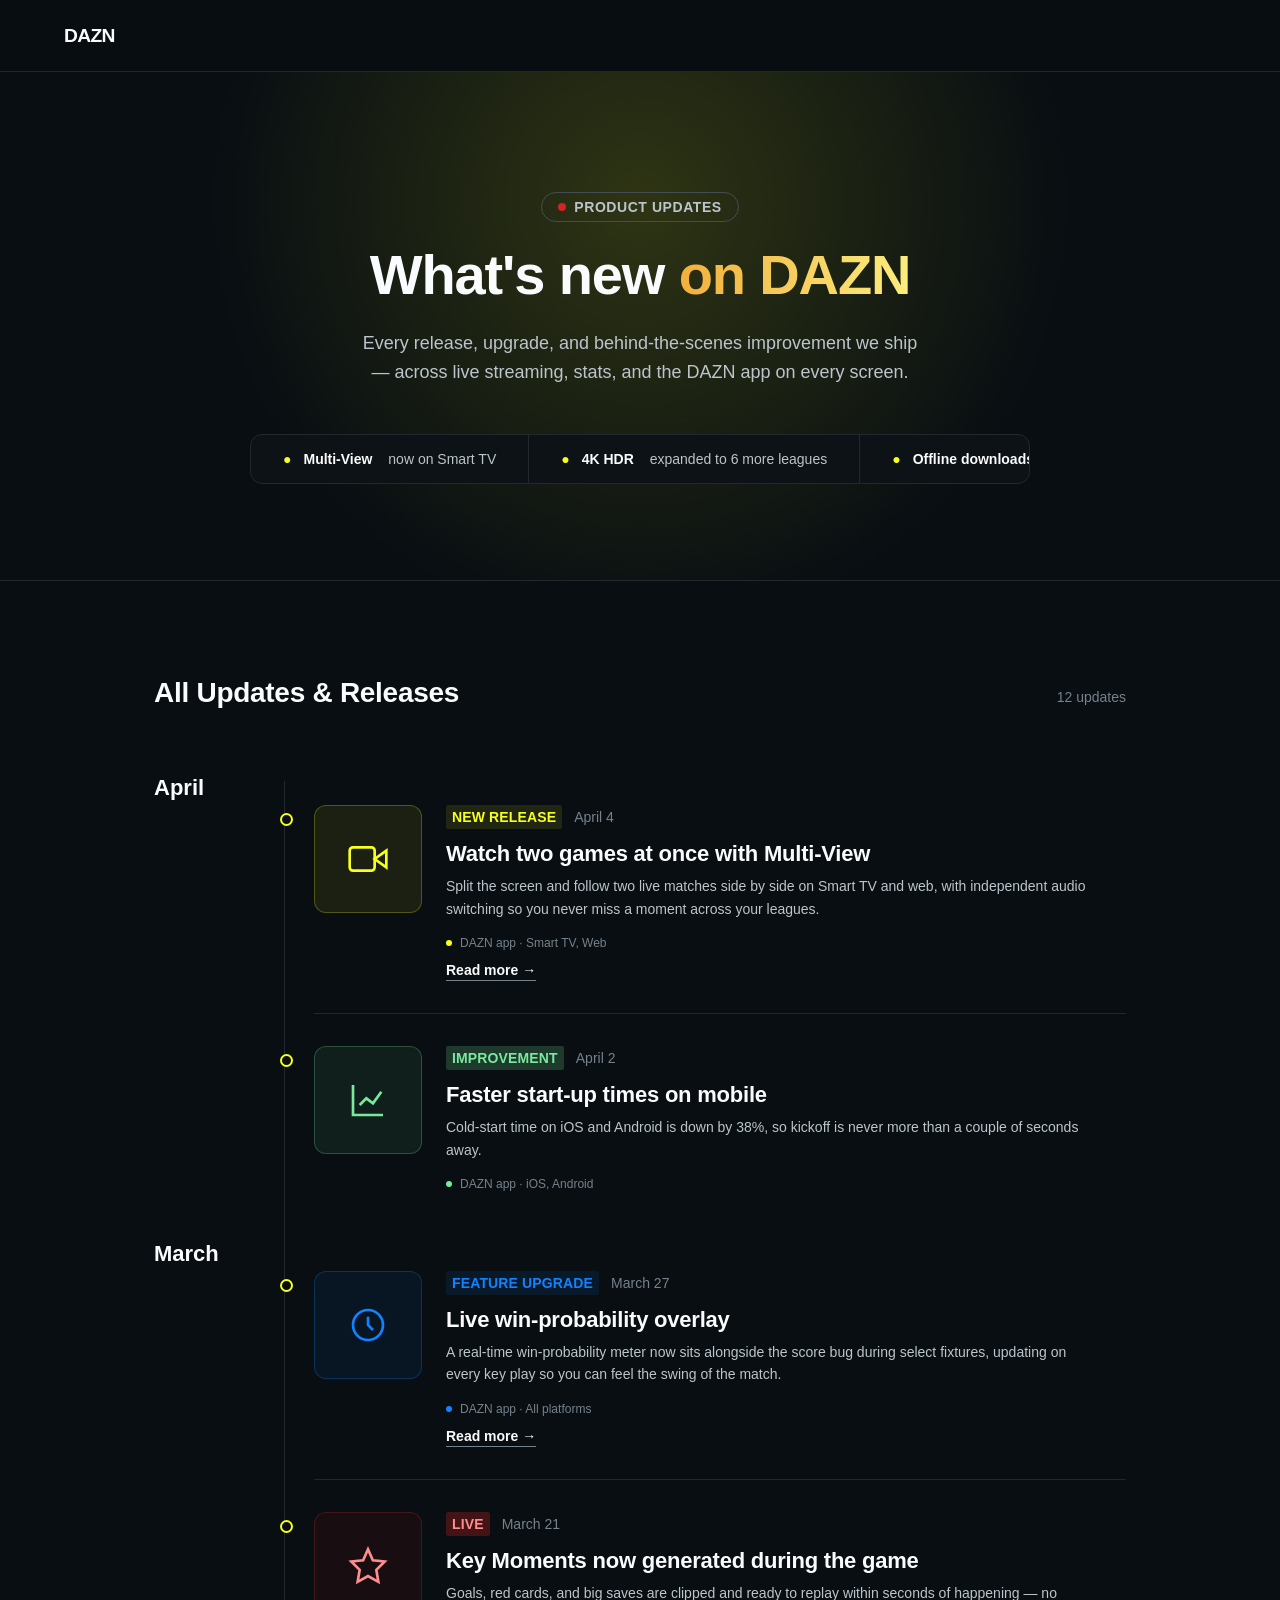
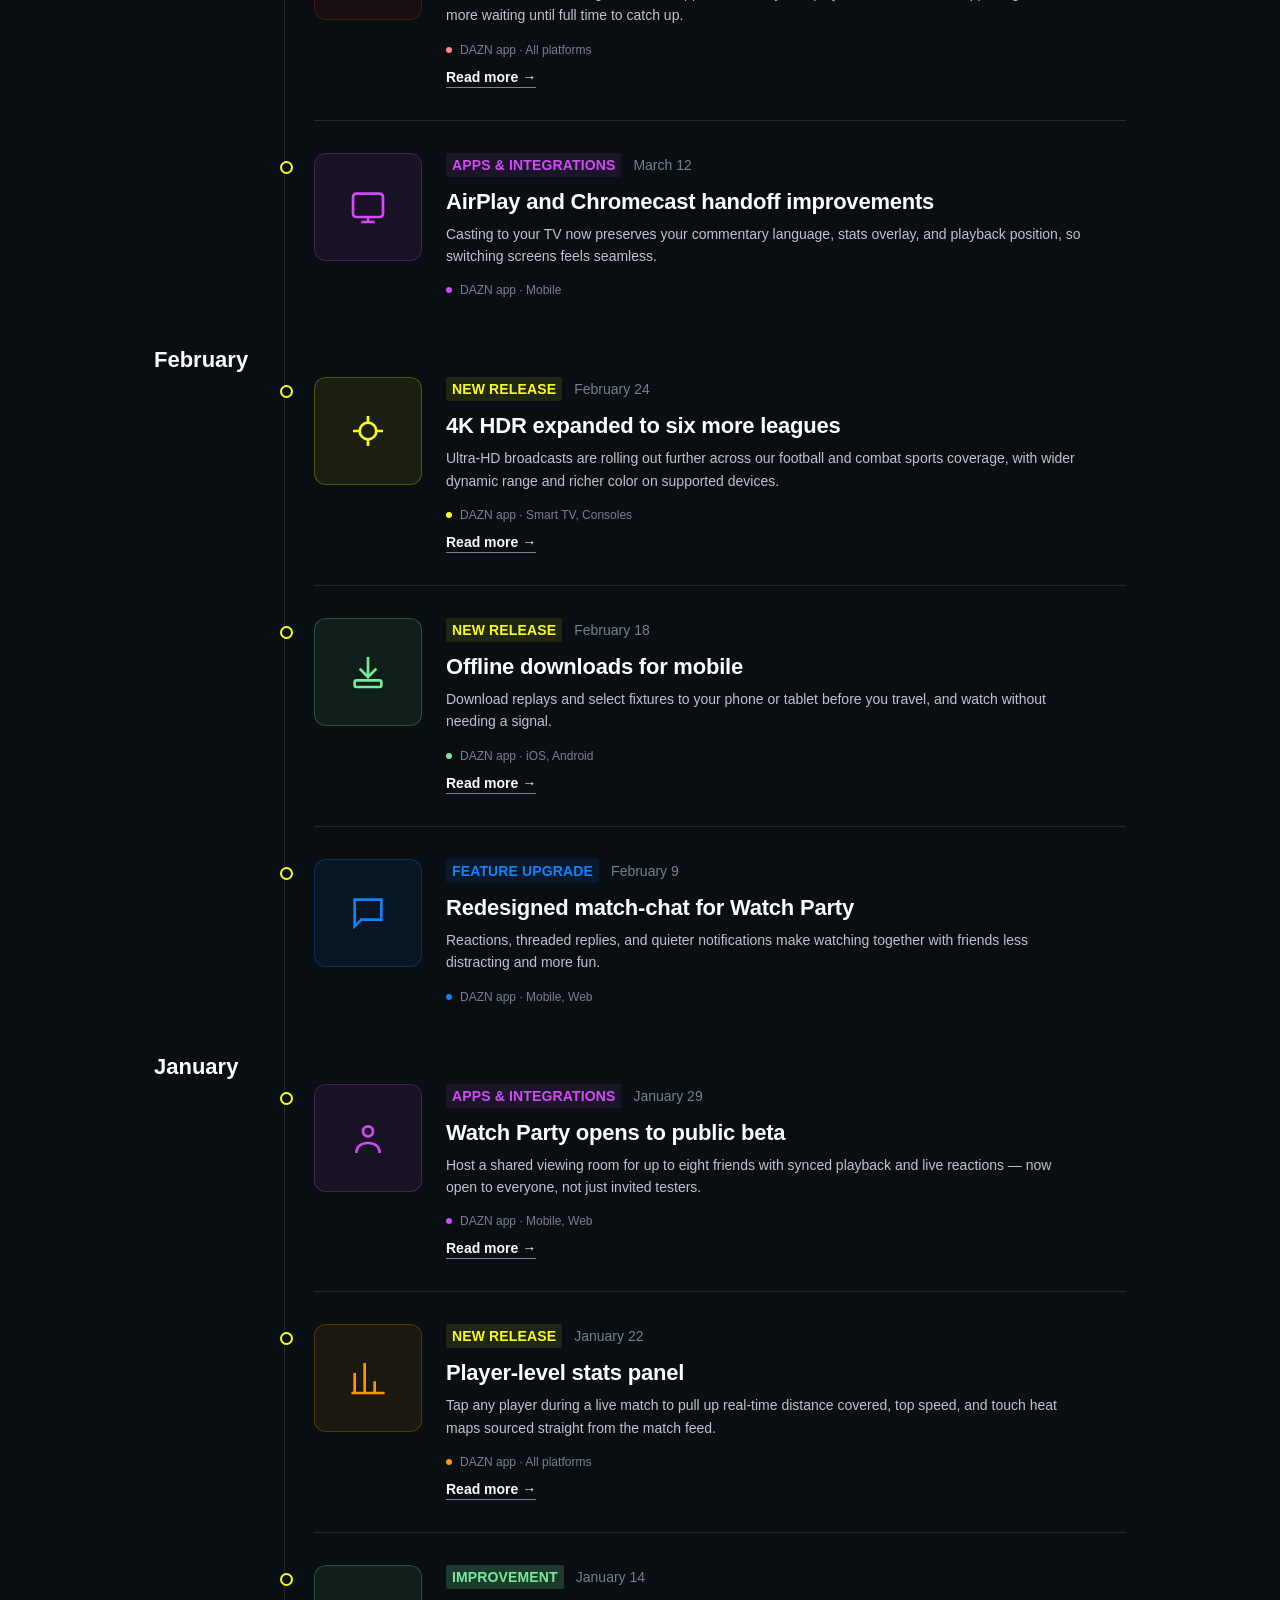
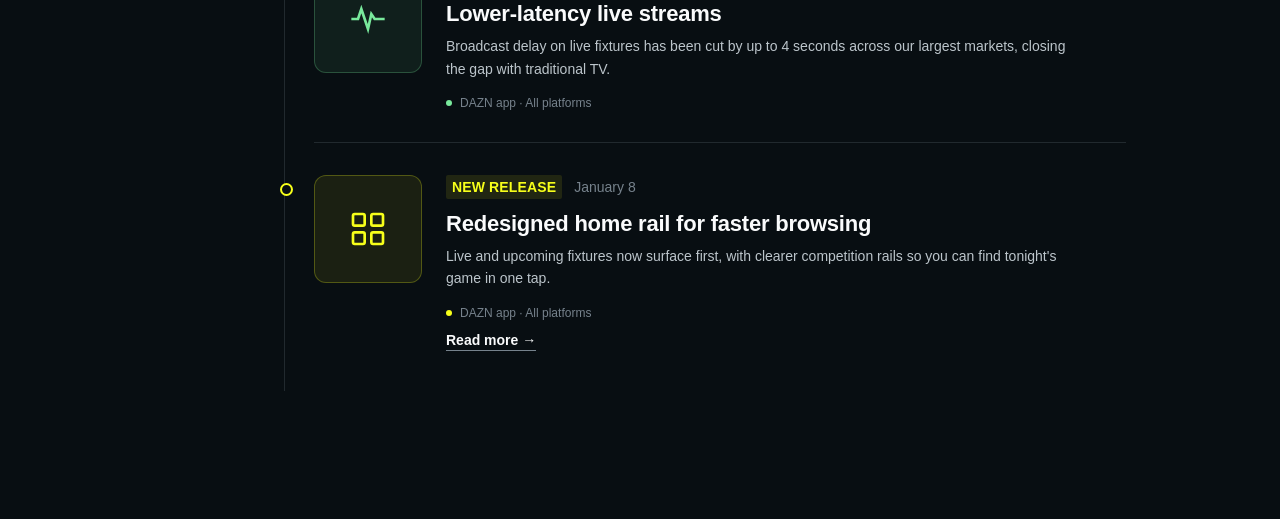
<file: whats-new.html>
<!DOCTYPE html>
<html lang="en">
<head>
<meta charset="UTF-8">
<title>DAZN — What's New</title>
<style>

  /* ============ DAZN DESIGN TOKENS (Dark theme, Desktop) ============ */
  :root{
    --font-family: 'DAZN Oscine', 'Inter', -apple-system, BlinkMacSystemFont, 'Segoe UI', sans-serif;

    /* foundations.surface */
    --surface-default: #080E12;
    --surface-1: #0C1216;
    --surface-2: #10171B;
    --surface-3: #1B2227;
    --surface-4: #21292E;
    --surface-5: #2A3238;

    /* foundations.text */
    --text-primary: #FAFBFC;
    --text-secondary: #BCC5CB;
    --text-tertiary: #76828C;
    --text-disabled: #626E78;

    /* foundations.border */
    --border-subtle: #21292E;
    --border-default: #444D53;
    --border-strong: #76828C;

    /* foundations.brand */
    --brand-primary: #F7FF1A;
    --brand-secondary: #F2AF3D;
    --brand-tertiary: #FBED7D;
    --brand-gradient: linear-gradient(270deg, #FBED7D 0%, #F2AF3D 100%);

    /* foundations.accent */
    --accent-live: #D12424;
    --accent-success-text: #79E99C;
    --accent-success-surface1: #043820;
    --accent-blue: #1183FF;
    --accent-purple: #D24AF9;
    --accent-orange: #FF9600;
    --accent-pink: #FF8D8D;

    /* components.label (secondary, dark theme) */
    --label-yellow-secondary-bg: rgba(247, 255, 26, 0.1);
    --label-yellow-secondary-color: #F7FF1A;
    --label-blue-secondary-bg: rgba(17, 131, 255, 0.1);
    --label-blue-secondary-color: #1183FF;
    --label-green-secondary-bg: rgba(121, 233, 156, 0.2);
    --label-green-secondary-color: #79E99C;
    --label-purple-secondary-bg: rgba(190, 95, 224, 0.1);
    --label-purple-secondary-color: #D24AF9;
    --label-red-secondary-bg: rgba(209, 36, 36, 0.3);
    --label-red-secondary-color: #FF8D8D;

    /* typography — desktop */
    --display-1: 56px;
    --display-4: 36px;
    --heading-h4: 28px;
    --heading-h5: 24px;
    --heading-h6: 22px;
    --body-default: 18px;
    --caption-sm: 14px;
    --caption-xs: 12px;
    --label-sm: 14px;

    /* spacing */
    --sp-4: 4px; --sp-6:6px; --sp-8: 8px; --sp-12: 12px; --sp-16: 16px;
    --sp-20: 20px; --sp-24: 24px; --sp-32: 32px; --sp-40: 40px;
    --sp-48: 48px; --sp-64: 64px; --sp-80: 80px; --sp-96: 96px; --sp-120: 120px;

    /* radius */
    --radius-8: 8px; --radius-12: 12px; --radius-16: 16px; --radius-full: 9999px;

    /* grid */
    --grid-margin: 64px;
  }

  *{ margin:0; padding:0; box-sizing:border-box; }

  html{ scroll-behavior:smooth; }

  body{
    background: var(--surface-default);
    color: var(--text-primary);
    font-family: var(--font-family);
    -webkit-font-smoothing: antialiased;
  }

  a{ color:inherit; text-decoration:none; }

  ::selection{ background: var(--brand-primary); color:#080E12; }

  /* ============ HEADER ============ */
  .header{
    position: sticky;
    top: 0;
    z-index: 50;
    display:flex;
    align-items:center;
    height: 72px;
    padding: 0 var(--grid-margin);
    background: rgba(8,14,18,0.82);
    backdrop-filter: blur(14px);
    -webkit-backdrop-filter: blur(14px);
    border-bottom: 1px solid var(--border-subtle);
  }

  .logo{
    display:flex;
    align-items:center;
    gap: var(--sp-8);
  }
  .logo svg{ display:block; height: 22px; width:auto; }

  /* ============ HERO ============ */
  .hero{
    position: relative;
    overflow: hidden;
    padding: var(--sp-120) var(--grid-margin) var(--sp-96);
    border-bottom: 1px solid var(--border-subtle);
  }

  .hero__glow{
    position:absolute;
    top:-320px;
    left:50%;
    transform:translateX(-50%);
    width:900px;
    height:900px;
    background: radial-gradient(circle, rgba(247,255,26,0.16) 0%, rgba(247,255,26,0) 68%);
    pointer-events:none;
  }

  .hero__content{
    position:relative;
    max-width: 780px;
    margin: 0 auto;
    text-align:center;
  }

  .hero__eyebrow{
    display:inline-flex;
    align-items:center;
    gap: var(--sp-8);
    padding: var(--sp-6) var(--sp-16);
    border: 1px solid var(--border-default);
    border-radius: var(--radius-full);
    font-size: var(--caption-sm);
    font-weight: 700;
    letter-spacing: 0.04em;
    text-transform: uppercase;
    color: var(--text-secondary);
    margin-bottom: var(--sp-24);
  }

  .hero__eyebrow .pulse-dot{
    width:8px; height:8px; border-radius:50%;
    background: var(--accent-live);
    box-shadow: 0 0 0 0 rgba(209,36,36,0.6);
    animation: pulse 1.8s infinite;
  }

  @keyframes pulse{
    0%   { box-shadow: 0 0 0 0 rgba(209,36,36,0.55); }
    70%  { box-shadow: 0 0 0 8px rgba(209,36,36,0); }
    100% { box-shadow: 0 0 0 0 rgba(209,36,36,0); }
  }

  .hero h1{
    font-size: var(--display-1);
    line-height: 1.05;
    font-weight: 800;
    letter-spacing: -0.02em;
    margin-bottom: var(--sp-24);
  }

  .hero h1 span{
    background: var(--brand-gradient);
    -webkit-background-clip: text;
    background-clip: text;
    -webkit-text-fill-color: transparent;
  }

  .hero p{
    font-size: var(--body-default);
    line-height: 1.6;
    color: var(--text-secondary);
    max-width: 560px;
    margin: 0 auto;
  }

  /* signature ticker */
  .ticker{
    margin-top: var(--sp-48);
    border: 1px solid var(--border-subtle);
    background: var(--surface-1);
    border-radius: var(--radius-12);
    overflow:hidden;
    position:relative;
  }
  .ticker__track{
    display:flex;
    width: max-content;
    animation: scroll-ticker 26s linear infinite;
  }
  .ticker__item{
    display:flex;
    align-items:center;
    gap: var(--sp-12);
    padding: var(--sp-16) var(--sp-32);
    font-size: var(--caption-sm);
    color: var(--text-secondary);
    white-space:nowrap;
    border-right: 1px solid var(--border-subtle);
  }
  .ticker__item strong{ color: var(--text-primary); font-weight:700; }
  .ticker__item .dot{ color: var(--brand-primary); }

  @keyframes scroll-ticker{
    from{ transform: translateX(0); }
    to{ transform: translateX(-50%); }
  }

  @media (prefers-reduced-motion: reduce){
    .ticker__track{ animation: none; }
    .pulse-dot{ animation: none; }
  }

  /* ============ TIMELINE SECTION ============ */
  .timeline-section{
    padding: var(--sp-96) var(--grid-margin) var(--sp-120);
    max-width: 1100px;
    margin: 0 auto;
  }

  .timeline-section__header{
    display:flex;
    align-items:baseline;
    justify-content:space-between;
    margin-bottom: var(--sp-64);
    gap: var(--sp-24);
    flex-wrap: wrap;
  }

  .timeline-section__header h2{
    font-size: var(--heading-h4);
    font-weight: 800;
    letter-spacing: -0.01em;
  }

  .timeline-section__header p{
    color: var(--text-tertiary);
    font-size: var(--caption-sm);
  }

  .timeline{
    position:relative;
  }

  .timeline::before{
    content:"";
    position:absolute;
    left: 130px;
    top: 8px;
    bottom: 8px;
    width: 1px;
    background: var(--border-subtle);
  }

  .month-group{
    position:relative;
  }

  .month-label{
    position: sticky;
    top: 88px;
    display:inline-block;
    width: 110px;
    padding-top: 2px;
    font-size: var(--heading-h6);
    font-weight: 800;
    color: var(--text-primary);
    float:left;
    margin-bottom: var(--sp-32);
  }

  .month-items{
    margin-left: 160px;
    padding-bottom: var(--sp-16);
  }

  .entry{
    position:relative;
    display:flex;
    gap: var(--sp-24);
    padding: var(--sp-32) 0;
    border-bottom: 1px solid var(--border-subtle);
    opacity:0;
    transform: translateY(12px);
    transition: opacity .5s ease, transform .5s ease;
  }
  .entry.is-visible{ opacity:1; transform:none; }

  .month-items .entry:last-child{ border-bottom:none; }

  .entry::before{
    content:"";
    position:absolute;
    left: -34px;
    top: 40px;
    width: 9px;
    height: 9px;
    border-radius:50%;
    background: var(--surface-default);
    border: 2px solid var(--text-tertiary);
  }
  .entry.is-visible::before{
    border-color: var(--brand-primary);
  }

  .entry__tile{
    flex: 0 0 108px;
    width: 108px;
    height: 108px;
    border-radius: var(--radius-12);
    display:flex;
    align-items:center;
    justify-content:center;
    border: 1px solid var(--border-subtle);
  }
  .entry__tile svg{ width: 40px; height: 40px; }

  .entry__body{ flex: 1; min-width:0; }

  .entry__meta{
    display:flex;
    align-items:center;
    gap: var(--sp-12);
    margin-bottom: var(--sp-12);
  }

  .label{
    display:inline-flex;
    align-items:center;
    height: 24px;
    padding: 0 var(--sp-6);
    border-radius: 2px;
    font-size: var(--label-sm);
    font-weight: 700;
    text-transform: uppercase;
    letter-spacing: 0.01em;
    white-space:nowrap;
  }
  .label--new{ background: var(--label-yellow-secondary-bg); color: var(--label-yellow-secondary-color); }
  .label--upgrade{ background: var(--label-blue-secondary-bg); color: var(--label-blue-secondary-color); }
  .label--improve{ background: var(--label-green-secondary-bg); color: var(--label-green-secondary-color); }
  .label--integration{ background: var(--label-purple-secondary-bg); color: var(--label-purple-secondary-color); }
  .label--live{ background: var(--label-red-secondary-bg); color: var(--label-red-secondary-color); }

  .entry__date{
    font-size: var(--caption-sm);
    color: var(--text-tertiary);
  }

  .entry__title{
    font-size: var(--heading-h6);
    font-weight: 700;
    margin-bottom: var(--sp-8);
    letter-spacing: -0.01em;
  }

  .entry__desc{
    font-size: var(--caption-sm);
    line-height: 1.6;
    color: var(--text-secondary);
    max-width: 640px;
    margin-bottom: var(--sp-16);
  }

  .entry__product{
    font-size: var(--caption-xs);
    color: var(--text-tertiary);
    display:flex;
    align-items:center;
    gap: var(--sp-8);
  }

  .entry__product .swatch{
    width:6px; height:6px; border-radius:50%;
  }

  .entry__link{
    display:inline-flex;
    align-items:center;
    gap: var(--sp-6);
    font-size: var(--caption-sm);
    font-weight: 700;
    color: var(--text-primary);
    border-bottom: 1px solid var(--border-strong);
    padding-bottom: 2px;
    margin-top: var(--sp-12);
    transition: color .15s ease, border-color .15s ease, gap .15s ease;
  }
  .entry__link:hover{
    color: var(--brand-primary);
    border-color: var(--brand-primary);
    gap: var(--sp-8);
  }

  @media (max-width: 900px){
    .grid-margin, .header, .hero, .timeline-section{ padding-left: var(--sp-24); padding-right: var(--sp-24); }
    .timeline::before{ left: 0; }
    .month-label{ position:static; float:none; display:block; margin-bottom: var(--sp-16); }
    .month-items{ margin-left: 26px; }
    .entry::before{ left: -18px; }
    .entry{ flex-direction:column; }
    .entry__tile{ width:64px; height:64px; }
    .entry__tile svg{ width:28px; height:28px; }
    .hero h1{ font-size: var(--display-4); }
    .ticker__item{ padding: var(--sp-12) var(--sp-20); }
  }
</style>
</head>
<body>

  <!-- ============ HEADER ============ -->
  <header class="header">
    <div class="logo" aria-label="DAZN">
      <svg viewBox="0 0 100 32" xmlns="http://www.w3.org/2000/svg">
        <text x="0" y="24" font-family="Arial, sans-serif" font-weight="800" font-size="28" letter-spacing="-1" fill="#FAFBFC">DAZN</text>
      </svg>
    </div>
  </header>

  <!-- ============ HERO ============ -->
  <section class="hero">
    <div class="hero__glow"></div>
    <div class="hero__content">
      <span class="hero__eyebrow"><span class="pulse-dot"></span> Product updates</span>
      <h1>What's new <span>on DAZN</span></h1>
      <p>Every release, upgrade, and behind-the-scenes improvement we ship — across live streaming, stats, and the DAZN app on every screen.</p>

      <div class="ticker" role="marquee" aria-label="Recent highlights">
        <div class="ticker__track">
          <span class="ticker__item"><span class="dot">●</span> <strong>Multi-View</strong>&nbsp;now on Smart TV</span>
          <span class="ticker__item"><span class="dot">●</span> <strong>4K HDR</strong>&nbsp;expanded to 6 more leagues</span>
          <span class="ticker__item"><span class="dot">●</span> <strong>Offline downloads</strong>&nbsp;on mobile</span>
          <span class="ticker__item"><span class="dot">●</span> <strong>Live win-probability</strong>&nbsp;overlay</span>
          <span class="ticker__item"><span class="dot">●</span> <strong>Watch Party</strong>&nbsp;in beta</span>
          <!-- duplicate for seamless loop -->
          <span class="ticker__item"><span class="dot">●</span> <strong>Multi-View</strong>&nbsp;now on Smart TV</span>
          <span class="ticker__item"><span class="dot">●</span> <strong>4K HDR</strong>&nbsp;expanded to 6 more leagues</span>
          <span class="ticker__item"><span class="dot">●</span> <strong>Offline downloads</strong>&nbsp;on mobile</span>
          <span class="ticker__item"><span class="dot">●</span> <strong>Live win-probability</strong>&nbsp;overlay</span>
          <span class="ticker__item"><span class="dot">●</span> <strong>Watch Party</strong>&nbsp;in beta</span>
        </div>
      </div>
    </div>
  </section>

  <!-- ============ TIMELINE ============ -->
  <section class="timeline-section">
    <div class="timeline-section__header">
      <h2>All Updates &amp; Releases</h2>
      <p id="entry-count">18 updates</p>
    </div>

    <div class="timeline" id="timeline">

      <div class="month-group">
        <span class="month-label">April</span>
        <div class="month-items">

          <article class="entry">
            <div class="entry__tile" style="background:rgba(247,255,26,0.08); border-color:rgba(247,255,26,0.25);">
              <svg viewBox="0 0 24 24" fill="none" stroke="#F7FF1A" stroke-width="1.6"><path d="M23 7l-7 5 7 5V7z"/><rect x="1" y="5" width="15" height="14" rx="2"/></svg>
            </div>
            <div class="entry__body">
              <div class="entry__meta"><span class="label label--new">New release</span><span class="entry__date">April 4</span></div>
              <h3 class="entry__title">Watch two games at once with Multi-View</h3>
              <p class="entry__desc">Split the screen and follow two live matches side by side on Smart TV and web, with independent audio switching so you never miss a moment across your leagues.</p>
              <div class="entry__product"><span class="swatch" style="background:#F7FF1A"></span>DAZN app · Smart TV, Web</div>
              <a class="entry__link" href="#">Read more →</a>
            </div>
          </article>

          <article class="entry">
            <div class="entry__tile" style="background:rgba(121,233,156,0.08); border-color:rgba(121,233,156,0.25);">
              <svg viewBox="0 0 24 24" fill="none" stroke="#79E99C" stroke-width="1.6"><path d="M3 3v18h18"/><path d="M7 15l4-4 4 3 5-7"/></svg>
            </div>
            <div class="entry__body">
              <div class="entry__meta"><span class="label label--improve">Improvement</span><span class="entry__date">April 2</span></div>
              <h3 class="entry__title">Faster start-up times on mobile</h3>
              <p class="entry__desc">Cold-start time on iOS and Android is down by 38%, so kickoff is never more than a couple of seconds away.</p>
              <div class="entry__product"><span class="swatch" style="background:#79E99C"></span>DAZN app · iOS, Android</div>
            </div>
          </article>

        </div>
      </div>

      <div class="month-group">
        <span class="month-label">March</span>
        <div class="month-items">

          <article class="entry">
            <div class="entry__tile" style="background:rgba(17,131,255,0.08); border-color:rgba(17,131,255,0.25);">
              <svg viewBox="0 0 24 24" fill="none" stroke="#1183FF" stroke-width="1.6"><circle cx="12" cy="12" r="9"/><path d="M12 7v5l3 3"/></svg>
            </div>
            <div class="entry__body">
              <div class="entry__meta"><span class="label label--upgrade">Feature upgrade</span><span class="entry__date">March 27</span></div>
              <h3 class="entry__title">Live win-probability overlay</h3>
              <p class="entry__desc">A real-time win-probability meter now sits alongside the score bug during select fixtures, updating on every key play so you can feel the swing of the match.</p>
              <div class="entry__product"><span class="swatch" style="background:#1183FF"></span>DAZN app · All platforms</div>
              <a class="entry__link" href="#">Read more →</a>
            </div>
          </article>

          <article class="entry">
            <div class="entry__tile" style="background:rgba(209,36,36,0.08); border-color:rgba(209,36,36,0.25);">
              <svg viewBox="0 0 24 24" fill="none" stroke="#FF8D8D" stroke-width="1.6"><path d="M12 2l2.9 6.6L22 9.3l-5 5 1.2 7.2L12 18l-6.2 3.5L7 14.3l-5-5 7.1-.7z"/></svg>
            </div>
            <div class="entry__body">
              <div class="entry__meta"><span class="label label--live">Live</span><span class="entry__date">March 21</span></div>
              <h3 class="entry__title">Key Moments now generated during the game</h3>
              <p class="entry__desc">Goals, red cards, and big saves are clipped and ready to replay within seconds of happening — no more waiting until full time to catch up.</p>
              <div class="entry__product"><span class="swatch" style="background:#FF8D8D"></span>DAZN app · All platforms</div>
              <a class="entry__link" href="#">Read more →</a>
            </div>
          </article>

          <article class="entry">
            <div class="entry__tile" style="background:rgba(210,74,249,0.08); border-color:rgba(210,74,249,0.25);">
              <svg viewBox="0 0 24 24" fill="none" stroke="#D24AF9" stroke-width="1.6"><rect x="3" y="4" width="18" height="14" rx="2"/><path d="M8 21h8M12 18v3"/></svg>
            </div>
            <div class="entry__body">
              <div class="entry__meta"><span class="label label--integration">Apps &amp; integrations</span><span class="entry__date">March 12</span></div>
              <h3 class="entry__title">AirPlay and Chromecast handoff improvements</h3>
              <p class="entry__desc">Casting to your TV now preserves your commentary language, stats overlay, and playback position, so switching screens feels seamless.</p>
              <div class="entry__product"><span class="swatch" style="background:#D24AF9"></span>DAZN app · Mobile</div>
            </div>
          </article>

        </div>
      </div>

      <div class="month-group">
        <span class="month-label">February</span>
        <div class="month-items">

          <article class="entry">
            <div class="entry__tile" style="background:rgba(247,255,26,0.08); border-color:rgba(247,255,26,0.25);">
              <svg viewBox="0 0 24 24" fill="none" stroke="#F7FF1A" stroke-width="1.6"><path d="M12 3v4M12 17v4M3 12h4M17 12h4"/><circle cx="12" cy="12" r="5"/></svg>
            </div>
            <div class="entry__body">
              <div class="entry__meta"><span class="label label--new">New release</span><span class="entry__date">February 24</span></div>
              <h3 class="entry__title">4K HDR expanded to six more leagues</h3>
              <p class="entry__desc">Ultra-HD broadcasts are rolling out further across our football and combat sports coverage, with wider dynamic range and richer color on supported devices.</p>
              <div class="entry__product"><span class="swatch" style="background:#F7FF1A"></span>DAZN app · Smart TV, Consoles</div>
              <a class="entry__link" href="#">Read more →</a>
            </div>
          </article>

          <article class="entry">
            <div class="entry__tile" style="background:rgba(121,233,156,0.08); border-color:rgba(121,233,156,0.25);">
              <svg viewBox="0 0 24 24" fill="none" stroke="#79E99C" stroke-width="1.6"><path d="M12 3v12"/><path d="M7 10l5 5 5-5"/><rect x="4" y="17" width="16" height="4" rx="1"/></svg>
            </div>
            <div class="entry__body">
              <div class="entry__meta"><span class="label label--new">New release</span><span class="entry__date">February 18</span></div>
              <h3 class="entry__title">Offline downloads for mobile</h3>
              <p class="entry__desc">Download replays and select fixtures to your phone or tablet before you travel, and watch without needing a signal.</p>
              <div class="entry__product"><span class="swatch" style="background:#79E99C"></span>DAZN app · iOS, Android</div>
              <a class="entry__link" href="#">Read more →</a>
            </div>
          </article>

          <article class="entry">
            <div class="entry__tile" style="background:rgba(17,131,255,0.08); border-color:rgba(17,131,255,0.25);">
              <svg viewBox="0 0 24 24" fill="none" stroke="#1183FF" stroke-width="1.6"><path d="M4 4h16v12H8l-4 4V4z"/></svg>
            </div>
            <div class="entry__body">
              <div class="entry__meta"><span class="label label--upgrade">Feature upgrade</span><span class="entry__date">February 9</span></div>
              <h3 class="entry__title">Redesigned match-chat for Watch Party</h3>
              <p class="entry__desc">Reactions, threaded replies, and quieter notifications make watching together with friends less distracting and more fun.</p>
              <div class="entry__product"><span class="swatch" style="background:#1183FF"></span>DAZN app · Mobile, Web</div>
            </div>
          </article>

        </div>
      </div>

      <div class="month-group">
        <span class="month-label">January</span>
        <div class="month-items">

          <article class="entry">
            <div class="entry__tile" style="background:rgba(210,74,249,0.08); border-color:rgba(210,74,249,0.25);">
              <svg viewBox="0 0 24 24" fill="none" stroke="#D24AF9" stroke-width="1.6"><circle cx="12" cy="8" r="3"/><path d="M5 21c0-4 3-6 7-6s7 2 7 6"/></svg>
            </div>
            <div class="entry__body">
              <div class="entry__meta"><span class="label label--integration">Apps &amp; integrations</span><span class="entry__date">January 29</span></div>
              <h3 class="entry__title">Watch Party opens to public beta</h3>
              <p class="entry__desc">Host a shared viewing room for up to eight friends with synced playback and live reactions — now open to everyone, not just invited testers.</p>
              <div class="entry__product"><span class="swatch" style="background:#D24AF9"></span>DAZN app · Mobile, Web</div>
              <a class="entry__link" href="#">Read more →</a>
            </div>
          </article>

          <article class="entry">
            <div class="entry__tile" style="background:rgba(255,150,0,0.08); border-color:rgba(255,150,0,0.25);">
              <svg viewBox="0 0 24 24" fill="none" stroke="#FF9600" stroke-width="1.6"><path d="M4 21V9M10 21V3M16 21v-7M22 21H2"/></svg>
            </div>
            <div class="entry__body">
              <div class="entry__meta"><span class="label label--new">New release</span><span class="entry__date">January 22</span></div>
              <h3 class="entry__title">Player-level stats panel</h3>
              <p class="entry__desc">Tap any player during a live match to pull up real-time distance covered, top speed, and touch heat maps sourced straight from the match feed.</p>
              <div class="entry__product"><span class="swatch" style="background:#FF9600"></span>DAZN app · All platforms</div>
              <a class="entry__link" href="#">Read more →</a>
            </div>
          </article>

          <article class="entry">
            <div class="entry__tile" style="background:rgba(121,233,156,0.08); border-color:rgba(121,233,156,0.25);">
              <svg viewBox="0 0 24 24" fill="none" stroke="#79E99C" stroke-width="1.6"><path d="M2 12h4l2-6 4 12 2-9 2 3h6"/></svg>
            </div>
            <div class="entry__body">
              <div class="entry__meta"><span class="label label--improve">Improvement</span><span class="entry__date">January 14</span></div>
              <h3 class="entry__title">Lower-latency live streams</h3>
              <p class="entry__desc">Broadcast delay on live fixtures has been cut by up to 4 seconds across our largest markets, closing the gap with traditional TV.</p>
              <div class="entry__product"><span class="swatch" style="background:#79E99C"></span>DAZN app · All platforms</div>
            </div>
          </article>

          <article class="entry">
            <div class="entry__tile" style="background:rgba(247,255,26,0.08); border-color:rgba(247,255,26,0.25);">
              <svg viewBox="0 0 24 24" fill="none" stroke="#F7FF1A" stroke-width="1.6"><rect x="3" y="3" width="7" height="7" rx="1"/><rect x="14" y="3" width="7" height="7" rx="1"/><rect x="3" y="14" width="7" height="7" rx="1"/><rect x="14" y="14" width="7" height="7" rx="1"/></svg>
            </div>
            <div class="entry__body">
              <div class="entry__meta"><span class="label label--new">New release</span><span class="entry__date">January 8</span></div>
              <h3 class="entry__title">Redesigned home rail for faster browsing</h3>
              <p class="entry__desc">Live and upcoming fixtures now surface first, with clearer competition rails so you can find tonight's game in one tap.</p>
              <div class="entry__product"><span class="swatch" style="background:#F7FF1A"></span>DAZN app · All platforms</div>
              <a class="entry__link" href="#">Read more →</a>
            </div>
          </article>

        </div>
      </div>

    </div>
  </section>

  <script>
    // Reveal entries as they scroll into view
    const entries = document.querySelectorAll('.entry');
    const io = new IntersectionObserver((items) => {
      items.forEach(item => {
        if (item.isIntersecting) {
          item.target.classList.add('is-visible');
          io.unobserve(item.target);
        }
      });
    }, { threshold: 0.15, rootMargin: '0px 0px -60px 0px' });
    entries.forEach(el => io.observe(el));

    document.getElementById('entry-count').textContent = entries.length + ' updates';
  </script>

</body>
</html>
</file>
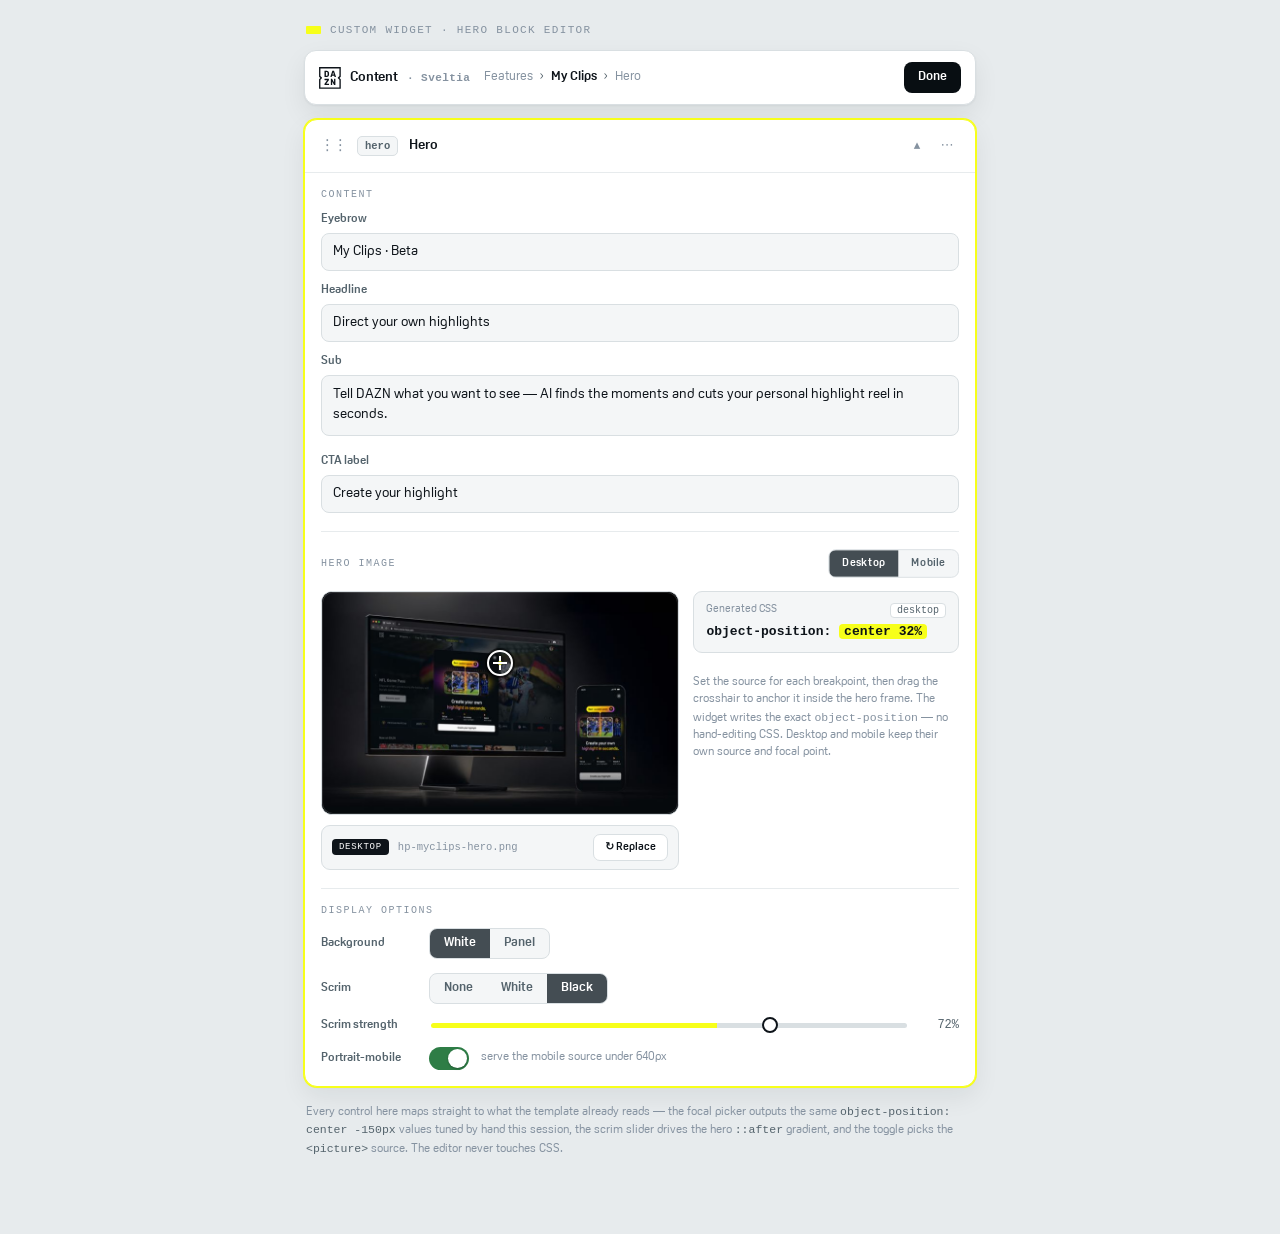
<file: cms/hero.html>
<!doctype html>
<html lang="en">
<head>
<meta charset="utf-8">
<meta name="viewport" content="width=device-width, initial-scale=1">
</head>
<body>
<title>Hero block editor — focal point</title>
<link rel="stylesheet" href="../assets/fonts/dazn-oscine.css">
<style>
  :root{
    --app:#E7EBED; --panel:#FFFFFF; --panel-2:#F4F6F7;
    --ink:#0E141A; --ink-2:#54636C; --ink-3:#8592A0;
    --line:#D9DFE2; --line-2:#E7EBED;
    --accent:#F7FF1A; --accent-ink:#0C1216; --accent-soft:rgba(247,255,26,.16);
    --ok:#2E9E5B;
    --f-sans:'DAZN Oscine','Inter',-apple-system,BlinkMacSystemFont,"Segoe UI",system-ui,Roboto,sans-serif;
    --f-mono:ui-monospace,SFMono-Regular,"SF Mono",Menlo,Consolas,monospace;
    --shadow:0 1px 2px rgba(16,26,34,.05),0 10px 26px rgba(16,26,34,.07);
    --hero-img:url("[data-uri]");
    --hero-img-m:url("[data-uri]");
  }
  @media (prefers-color-scheme:dark){
    :root{
      --app:#080C10; --panel:#111A20; --panel-2:#0E161C;
      --ink:#ECF1F3; --ink-2:#9AAAB3; --ink-3:#647680;
      --line:#1E2830; --line-2:#18222A;
      --accent:#F7FF1A; --accent-soft:rgba(247,255,26,.10);
      --shadow:0 1px 2px rgba(0,0,0,.3),0 12px 30px rgba(0,0,0,.4);
    }
  }
  :root[data-theme="light"]{
    --app:#E7EBED; --panel:#FFFFFF; --panel-2:#F4F6F7; --ink:#0E141A; --ink-2:#54636C;
    --ink-3:#8592A0; --line:#D9DFE2; --line-2:#E7EBED; --accent:#F7FF1A; --accent-soft:rgba(247,255,26,.16);
    --shadow:0 1px 2px rgba(16,26,34,.05),0 10px 26px rgba(16,26,34,.07);
  }
  :root[data-theme="dark"]{
    --app:#080C10; --panel:#111A20; --panel-2:#0E161C; --ink:#ECF1F3; --ink-2:#9AAAB3;
    --ink-3:#647680; --line:#1E2830; --line-2:#18222A; --accent:#F7FF1A; --accent-soft:rgba(247,255,26,.10);
    --shadow:0 1px 2px rgba(0,0,0,.3),0 12px 30px rgba(0,0,0,.4);
  }
  *{box-sizing:border-box;}
  body{margin:0;}
  .app{background:var(--app); color:var(--ink); font-family:var(--f-sans); -webkit-font-smoothing:antialiased; min-height:100vh; font-size:14px;}
  .cap{max-width:720px; margin:0 auto; padding:20px clamp(12px,4vw,24px) 64px;}
  .note{font-family:var(--f-mono); font-size:11px; letter-spacing:.12em; text-transform:uppercase; color:var(--ink-3); display:flex; align-items:center; gap:9px; margin:4px 2px 14px;}
  .note::before{content:""; width:15px; height:8px; background:var(--accent); border-radius:1px;}

  .topbar{display:flex; align-items:center; gap:14px; padding:11px 14px; margin-bottom:14px;
    border:1px solid var(--line); border-radius:12px; background:var(--panel); box-shadow:var(--shadow);}
  .brand{display:flex; align-items:center; gap:9px; font-weight:750; letter-spacing:-.01em; font-size:14px;}
  .brand .mark{height:24px; display:flex; align-items:center; color:var(--ink);}
  .brand .mark svg{height:22px; width:auto; display:block;}
  .brand small{color:var(--ink-3); font-weight:600; font-size:11px; font-family:var(--f-mono); letter-spacing:.04em;}
  .crumb{display:flex; align-items:center; gap:7px; color:var(--ink-2); font-size:12.5px;}
  .crumb b{color:var(--ink); font-weight:650;} .crumb span{color:var(--ink-3);}
  .tb-btn{margin-left:auto; font:inherit; font-size:12.5px; font-weight:700; border:0; cursor:pointer;
    background:#080E12; color:#FFFFFF; border-radius:8px; padding:7px 14px;}
  .tb-btn:hover{background:#444D53;}

  .block{border:1px solid var(--accent); border-radius:13px; background:var(--panel); box-shadow:0 0 0 1px var(--accent), var(--shadow); overflow:hidden;}
  .block__h{display:flex; align-items:center; gap:11px; padding:13px 15px; border-bottom:1px solid var(--line-2);}
  .grip{color:var(--ink-3); font-size:15px; letter-spacing:-2px; cursor:grab;}
  .btag{font-family:var(--f-mono); font-size:10.5px; font-weight:600; color:var(--ink-2); background:var(--panel-2); border:1px solid var(--line); border-radius:5px; padding:3px 7px;}
  .block__h .nm{font-weight:680; font-size:14px;}
  .block__h .ctrls{margin-left:auto; display:flex; gap:4px; color:var(--ink-3);}
  .ic{width:26px; height:26px; border-radius:6px; display:grid; place-items:center; font-size:13px; cursor:pointer;}
  .ic:hover{background:var(--panel-2); color:var(--ink);}
  .block__b{padding:16px;}

  .sub{border-top:1px solid var(--line-2); margin-top:18px; padding-top:16px;}
  .sub:first-child{border-top:0; margin-top:0; padding-top:0;}
  .sub__t{font-family:var(--f-mono); font-size:10px; letter-spacing:.15em; text-transform:uppercase; color:var(--ink-3); margin-bottom:12px; display:flex; align-items:center; gap:8px;}
  .sub__t .hint{margin-left:auto; text-transform:none; letter-spacing:0; font-family:var(--f-sans); font-size:11.5px; color:var(--ink-3);}

  .field{margin-bottom:12px;} .field:last-child{margin-bottom:0;}
  .field > label{display:block; font-size:12px; font-weight:600; color:var(--ink-2); margin-bottom:6px;}
  .input{width:100%; border:1px solid var(--line); border-radius:8px; background:var(--panel-2); padding:9px 11px; font:inherit; font-size:13.5px; color:var(--ink);}
  textarea.input{resize:none; line-height:1.5;}

  /* source bar under the focal stage — set/replace the image for the active breakpoint */
  .focal__main{min-width:0;}
  .srcbar{display:flex; align-items:center; gap:9px; margin-top:10px; border:1px solid var(--line); border-radius:9px; background:var(--panel-2); padding:8px 10px;}
  .srcbar__tag{font-family:var(--f-mono); font-size:9px; letter-spacing:.08em; text-transform:uppercase; background:var(--ink); color:var(--panel); padding:3px 7px; border-radius:4px; flex:none;}
  .srcbar__fn{font-family:var(--f-mono); font-size:10.5px; color:var(--ink-3); min-width:0; overflow:hidden; text-overflow:ellipsis; white-space:nowrap;}
  .srcbar__btn{margin-left:auto; font:inherit; font-size:11px; font-weight:600; color:var(--ink); background:var(--panel); border:1px solid var(--line); border-radius:7px; padding:5px 11px; cursor:pointer; flex:none; display:inline-flex; align-items:center; gap:5px;}
  .srcbar__btn:hover{background:var(--panel-3);}

  /* focal widget */
  .seg{display:inline-flex; border:1px solid var(--line); border-radius:8px; overflow:hidden; background:var(--panel-2);}
  .seg button{font:inherit; font-size:12.5px; padding:6px 14px; border:0; background:transparent; color:var(--ink-2); cursor:pointer; font-weight:600;}
  .seg button.on{background:#444D53; color:#fff;}
  .focal{display:grid; grid-template-columns:1fr; gap:14px;}
  @media(min-width:560px){ .focal{grid-template-columns:1.35fr 1fr; align-items:start;} }
  .stage{
    position:relative; border-radius:11px; overflow:hidden; border:1px solid var(--line);
    aspect-ratio:16/10; background:#0a1218; cursor:crosshair; touch-action:none; user-select:none;
  }
  .stage__img{position:absolute; inset:0; width:100%; height:100%;}
  /* real image, over-sized so repositioning reveals different parts (mirrors object-fit:cover) */
  #scene{position:absolute; inset:0; background-image:var(--hero-img); background-repeat:no-repeat; background-size:150%; background-position:center 32%;}
  /* Mobile focal preview mirrors the portrait source in a portrait frame */
  .stage.is-mobile{aspect-ratio:864/1821; width:232px; max-width:100%; margin-inline:auto; justify-self:center;}
  .stage.is-mobile #scene{background-image:var(--hero-img-m);}
  /* legacy fake-scene styles (unused now) */
  .scene{position:absolute; inset:0;}
  .scene .phone{
    position:absolute; left:50%; top:50%; width:26%; aspect-ratio:9/17; transform:translate(-50%,-50%);
    border-radius:12px; border:3px solid #05090c; background:linear-gradient(#0c161c,#0a1216);
    box-shadow:0 18px 40px rgba(0,0,0,.55); overflow:hidden;
  }
  .scene .phone::before{content:""; position:absolute; left:8%; right:8%; top:14%; height:34%; border-radius:5px;
    background:radial-gradient(circle at 40% 45%, rgba(90,180,100,.7), transparent 50%),linear-gradient(135deg,#1c4a24,#0f2a16);}
  .scene .phone::after{content:""; position:absolute; left:8%; right:8%; top:52%; height:30%; border-radius:5px;
    background:radial-gradient(circle at 60% 50%, rgba(220,70,70,.6), transparent 55%),linear-gradient(135deg,#3a1518,#241016);}
  .scene .ground{position:absolute; left:0; right:0; bottom:0; height:22%; background:linear-gradient(transparent,rgba(6,10,13,.85));}
  .dot{position:absolute; width:26px; height:26px; margin:-13px 0 0 -13px; border-radius:50%;
    border:2px solid #fff; box-shadow:0 0 0 2px rgba(0,0,0,.5), 0 2px 8px rgba(0,0,0,.5); pointer-events:none;}
  .dot::before,.dot::after{content:""; position:absolute; background:#fff; box-shadow:0 0 2px rgba(0,0,0,.6);}
  .dot::before{left:50%; top:4px; bottom:4px; width:2px; margin-left:-1px;}
  .dot::after{top:50%; left:4px; right:4px; height:2px; margin-top:-1px;}
  .dot span{position:absolute; inset:9px; border-radius:50%; background:var(--accent);}
  .frameguide{position:absolute; inset:0; box-shadow:inset 0 0 0 1px rgba(255,255,255,.14); border-radius:11px; pointer-events:none;}

  .readouts{display:flex; flex-direction:column; gap:10px;}
  .rd{border:1px solid var(--line); border-radius:9px; background:var(--panel-2); padding:11px 12px;}
  .rd .k{font-size:11px; color:var(--ink-3); margin-bottom:5px; display:flex; align-items:center; gap:7px;}
  .rd .k .bp{margin-left:auto; font-family:var(--f-mono); font-size:10px; background:var(--panel); border:1px solid var(--line); border-radius:4px; padding:1px 6px; color:var(--ink-2);}
  .rd code{font-family:var(--f-mono); font-size:13px; color:var(--ink); font-weight:600;}
  .rd code .v{color:var(--accent-ink); background:var(--accent); padding:0 5px; border-radius:4px;}
  @media (prefers-color-scheme:dark){ .rd code .v{color:#0C1216;} }
  :root[data-theme="dark"] .rd code .v{color:#0C1216;}
  .helper{font-size:11.5px; color:var(--ink-3); line-height:1.5;}

  .disp{display:flex; flex-direction:column; gap:14px;}
  .drow{display:flex; align-items:center; gap:12px; flex-wrap:wrap;}
  .drow > label{font-size:12px; font-weight:600; color:var(--ink-2); width:96px; flex:none;}
  .slider{flex:1; min-width:130px; height:5px; border-radius:4px; -webkit-appearance:none; appearance:none; background:linear-gradient(90deg,var(--accent) 0 60%, var(--line) 60% 100%); outline:none;}
  .slider::-webkit-slider-thumb{-webkit-appearance:none; width:16px; height:16px; border-radius:50%; background:var(--panel); border:2px solid var(--ink); cursor:pointer;}
  .slider::-moz-range-thumb{width:16px; height:16px; border-radius:50%; background:var(--panel); border:2px solid var(--ink); cursor:pointer;}
  .sval{font-family:var(--f-mono); font-size:12px; color:var(--ink-2); width:38px; text-align:right;}
  .toggle{width:40px; height:23px; border-radius:20px; background:#C7CDD1; position:relative; cursor:pointer; border:0; transition:background .18s ease;}
  .toggle::after{content:""; position:absolute; top:2px; left:2px; width:19px; height:19px; border-radius:50%; background:#fff; box-shadow:0 1px 2px rgba(0,0,0,.3); transition:left .18s ease;}
  .toggle[aria-pressed="true"]{background:#2E7D46;}
  .toggle[aria-pressed="true"]::after{left:19px;}

  .foot{margin-top:16px; font-size:12px; color:var(--ink-3); line-height:1.55; padding:0 2px;}
  .foot code{font-family:var(--f-mono); font-size:11.5px; color:var(--ink-2);}
  :where(a,button,input):focus-visible{outline:2px solid var(--accent); outline-offset:2px;}
</style>

<div class="app"><div class="cap">
  <div class="note">Custom widget · Hero block editor</div>

  <div class="topbar">
    <div class="brand"><span class="mark"><svg viewBox="0 0 80 80" aria-hidden="true"><path fill-rule="evenodd" clip-rule="evenodd" fill="currentColor" d="M20.2218 65.4513C20.0126 65.1818 19.9137 64.8429 19.9453 64.5032V61.8963C19.9563 61.5616 20.0818 61.2409 20.3008 60.9878L29.5833 47.7948H21.2093C20.8796 47.862 20.5368 47.7906 20.2613 47.5973C20.019 47.2373 19.9074 46.8051 19.9453 46.3728V44.4768C19.9016 44.0795 19.9846 43.6786 20.1823 43.3313C20.4455 43.1101 20.7895 43.0098 21.1303 43.0548H34.6788C35.0624 43.0287 35.4456 43.1108 35.7848 43.2918C36.004 43.5714 36.1034 43.9265 36.0613 44.2793V46.8073C36.1033 46.9625 36.1033 47.126 36.0613 47.2813C35.9918 47.4637 35.8988 47.6363 35.7848 47.7948L26.3838 60.9878H35.3108C35.8243 60.9878 36.1403 60.9878 36.2588 61.2643C36.4589 61.5962 36.5423 61.9855 36.4958 62.3703V64.3058C36.5423 64.6905 36.4589 65.0798 36.2588 65.4118C36.2588 65.4118 35.8243 65.6883 35.3108 65.6883H21.3278C20.9433 65.7289 20.5559 65.6459 20.2218 65.4513ZM19.9453 35.1153V14.8913C19.9453 14.8913 19.9453 14.1803 20.2218 13.9433C20.566 13.7762 20.9454 13.6948 21.3278 13.7063H27.8453C30.1507 13.6634 32.3895 14.4801 34.1258 15.9973C35.7191 17.6767 36.5727 19.9246 36.4958 22.2383V27.2153C36.5774 29.6687 35.8255 32.0774 34.3628 34.0488C32.8365 35.5426 30.7703 36.3548 28.6353 36.3003H21.3278C21.3278 36.3003 20.4983 36.3003 20.2218 36.0633C20.0356 35.7827 19.9391 35.452 19.9453 35.1153ZM25.1593 31.7973H27.8453C28.7464 31.8716 29.6405 31.5877 30.3338 31.0073C31.3608 29.9803 31.2423 27.0573 31.2423 27.0573V22.7123C31.2935 21.4264 30.9784 20.1525 30.3338 19.0388C29.6523 18.4266 28.7609 18.1012 27.8453 18.1303H25.1593V31.7973ZM58.2208 42.9758H56.0878C55.7047 42.9557 55.3231 43.0375 54.9818 43.2128C54.7963 43.5069 54.713 43.854 54.7448 44.2003V56.0503L48.4248 44.2003C48.2928 43.8177 48.0441 43.4862 47.7138 43.2523C47.307 43.0623 46.858 42.9807 46.4103 43.0153H44.4353C44.0522 42.9952 43.6706 43.077 43.3293 43.2523C43.1438 43.5464 43.0605 43.8935 43.0923 44.2398V64.4638C43.0533 64.7981 43.1375 65.1351 43.3293 65.4118C43.6466 65.6119 44.0236 65.6957 44.3958 65.6488H46.5683C46.9528 65.6894 47.3402 65.6064 47.6743 65.4118C47.8835 65.1423 47.9824 64.8034 47.9508 64.4638V52.6138L54.2313 64.4638C54.376 64.8612 54.6376 65.2055 54.9818 65.4513C55.3986 65.5386 55.829 65.5386 56.2458 65.4513H58.2208C58.6053 65.4919 58.9928 65.4089 59.3268 65.2143C59.536 64.9448 59.6349 64.6059 59.6033 64.2663V44.2793C59.6266 43.9282 59.5291 43.5797 59.3268 43.2918C58.9855 43.1165 58.6039 43.0347 58.2208 43.0548V42.9758ZM41.5518 34.9573L48.2668 14.7728C48.3509 14.451 48.5299 14.162 48.7803 13.9433C49.0633 13.7661 49.3952 13.6831 49.7283 13.7063H53.4018C53.7354 13.6773 54.0691 13.7607 54.3498 13.9433C54.5634 14.1841 54.7248 14.4665 54.8238 14.7728L61.4993 34.9573C61.6353 35.2861 61.6353 35.6554 61.4993 35.9843C61.3007 36.2085 61.0077 36.3257 60.7093 36.3003H57.5493C57.205 36.3501 56.8599 36.215 56.6408 35.9448C56.4652 35.6349 56.3323 35.3027 56.2458 34.9573L55.1793 31.5603H47.5953L46.5683 34.9573C46.4563 35.3822 46.269 35.7835 46.0153 36.1423C45.7783 36.3398 44.9883 36.1423 44.9883 36.1423H42.2628C42.2628 36.1423 41.6703 36.1423 41.4728 35.7868C41.4181 35.5084 41.4455 35.2202 41.5518 34.9573ZM48.8198 27.4918H53.9548L51.5453 18.9598L48.8198 27.4918ZM79.1953 35.0758L74.6133 39.6973L79.1953 44.2793V79.1973H0.195312V44.2793L4.77731 39.6973L0.195312 35.1153V0.197266H79.1953V35.0758ZM74.2578 5.13476H5.13281V32.7848L10.6233 38.2753C11.4161 39.0883 11.4161 40.3852 10.6233 41.1983L5.13281 46.6493V74.2993H74.2578V46.6493L68.7673 41.1588C68.3663 40.7784 68.1392 40.25 68.1392 39.6973C68.1392 39.1446 68.3663 38.6161 68.7673 38.2358L74.2578 32.7453V5.13476Z"/></svg></span> Content <small>· Sveltia</small></div>
    <div class="crumb"><span>Features</span> &rsaquo; <b>My Clips</b> &rsaquo; <span>Hero</span></div>
    <button class="tb-btn">Done</button>
  </div>

  <div class="block">
    <div class="block__h">
      <span class="grip">&#8942;&#8942;</span><span class="btag">hero</span><span class="nm">Hero</span>
      <span class="ctrls"><span class="ic">&#9652;</span><span class="ic">&#8943;</span></span>
    </div>
    <div class="block__b">

      <!-- content -->
      <div class="sub">
        <div class="sub__t">Content</div>
        <div class="field"><label>Eyebrow</label><input class="input" value="My Clips · Beta"></div>
        <div class="field"><label>Headline</label><input class="input" value="Direct your own highlights"></div>
        <div class="field"><label>Sub</label><textarea class="input" rows="2">Tell DAZN what you want to see — AI finds the moments and cuts your personal highlight reel in seconds.</textarea></div>
        <div class="field"><label>CTA label</label><input class="input" value="Create your highlight"></div>
      </div>

      <!-- hero image: source + focal point combined -->
      <div class="sub">
        <div class="sub__t">Hero image <span class="hint" style="display:flex;align-items:center;gap:8px;">
          <span class="seg" style="transform:scale(.92);transform-origin:right;"><button id="bpD" class="on">Desktop</button><button id="bpM">Mobile</button></span></span></div>
        <div class="focal">
          <div class="focal__main">
            <div class="stage" id="stage">
              <div class="stage__img"><div class="scene" id="scene"></div></div>
              <div class="frameguide"></div>
              <div class="dot" id="dot"><span></span></div>
            </div>
            <div class="srcbar">
              <span class="srcbar__tag" id="srcTag">Desktop</span>
              <span class="srcbar__fn" id="srcFn">hp-myclips-hero.png</span>
              <button class="srcbar__btn" id="srcReplace">&#8635; Replace</button>
            </div>
          </div>
          <div class="readouts">
            <div class="rd">
              <div class="k">Generated CSS <span class="bp" id="bpTag">desktop</span></div>
              <code>object-position: <span class="v" id="cssVal">center 32%</span></code>
            </div>
            <p class="helper">Set the source for each breakpoint, then drag the crosshair to anchor it inside the hero frame. The widget writes the exact <code>object-position</code> — no hand-editing CSS. Desktop and mobile keep their own source and focal point.</p>
          </div>
        </div>
      </div>

      <!-- display options -->
      <div class="sub">
        <div class="sub__t">Display options</div>
        <div class="disp">
          <div class="drow"><label>Background</label>
            <span class="seg"><button class="on">White</button><button>Panel</button></span></div>
          <div class="drow"><label>Scrim</label>
            <span class="seg"><button>None</button><button>White</button><button class="on">Black</button></span></div>
          <div class="drow"><label>Scrim strength</label>
            <input class="slider" type="range" min="0" max="100" value="72" id="scrim"><span class="sval" id="scrimV">72%</span></div>
          <div class="drow"><label>Portrait-mobile</label>
            <button class="toggle" aria-pressed="true" title="Use the mobile image under 640px"></button>
            <span class="helper" style="margin:0;">serve the mobile source under 640px</span></div>
        </div>
      </div>

    </div>
  </div>

  <p class="foot">Every control here maps straight to what the template already reads — the focal picker outputs the same <code>object-position: center -150px</code> values tuned by hand this session, the scrim slider drives the hero <code>::after</code> gradient, and the toggle picks the <code>&lt;picture&gt;</code> source. The editor never touches CSS.</p>

</div></div>

<script>
(function(){
  var stage=document.getElementById('stage'), scene=document.getElementById('scene'),
      dot=document.getElementById('dot'), cssVal=document.getElementById('cssVal'),
      bpTag=document.getElementById('bpTag'), bpD=document.getElementById('bpD'), bpM=document.getElementById('bpM');
  var state={desktop:{x:50,y:32}, mobile:{x:34,y:12}}, bp='desktop';

  function fmt(n){ return Math.round(n)+'%'; }
  function apply(){
    var p=state[bp], ox=p.x, oy=p.y;
    dot.style.left=ox+'%'; dot.style.top=oy+'%';
    // background-position on an over-sized image = exactly what object-position does
    scene.style.backgroundPosition=ox+'% '+oy+'%';
    cssVal.textContent=(Math.round(ox)===50 ? 'center ' : fmt(ox)+' ')+fmt(oy);
    bpTag.textContent=bp;
  }
  var srcTag=document.getElementById('srcTag'), srcFn=document.getElementById('srcFn');
  function setBp(b){ bp=b; bpD.classList.toggle('on',b==='desktop'); bpM.classList.toggle('on',b==='mobile'); stage.classList.toggle('is-mobile',b==='mobile');
    srcTag.textContent = b==='desktop' ? 'Desktop' : 'Mobile';
    srcFn.textContent = b==='desktop' ? 'hp-myclips-hero.png' : 'hp-myclips-hero-m.png';
    apply(); }
  bpD.addEventListener('click',function(){setBp('desktop');});
  bpM.addEventListener('click',function(){setBp('mobile');});

  document.querySelectorAll('.toggle').forEach(function(t){
    t.addEventListener('click',function(){
      t.setAttribute('aria-pressed', t.getAttribute('aria-pressed')==='true' ? 'false' : 'true');
    });
  });

  var dragging=false;
  function move(e){
    var r=stage.getBoundingClientRect();
    var cx=(e.touches?e.touches[0].clientX:e.clientX)-r.left;
    var cy=(e.touches?e.touches[0].clientY:e.clientY)-r.top;
    var x=Math.max(0,Math.min(100, cx/r.width*100));
    var y=Math.max(0,Math.min(100, cy/r.height*100));
    state[bp]={x:x,y:y}; apply();
  }
  stage.addEventListener('pointerdown',function(e){dragging=true; stage.setPointerCapture(e.pointerId); move(e);});
  stage.addEventListener('pointermove',function(e){ if(dragging) move(e);});
  stage.addEventListener('pointerup',function(){dragging=false;});
  stage.addEventListener('pointercancel',function(){dragging=false;});

  var scrim=document.getElementById('scrim'), scrimV=document.getElementById('scrimV');
  scrim.addEventListener('input',function(){
    scrimV.textContent=scrim.value+'%';
    scrim.style.background='linear-gradient(90deg,var(--accent) 0 '+scrim.value+'%, var(--line) '+scrim.value+'% 100%)';
  });

  apply();
})();
</script>

</body>
</html>
</file>
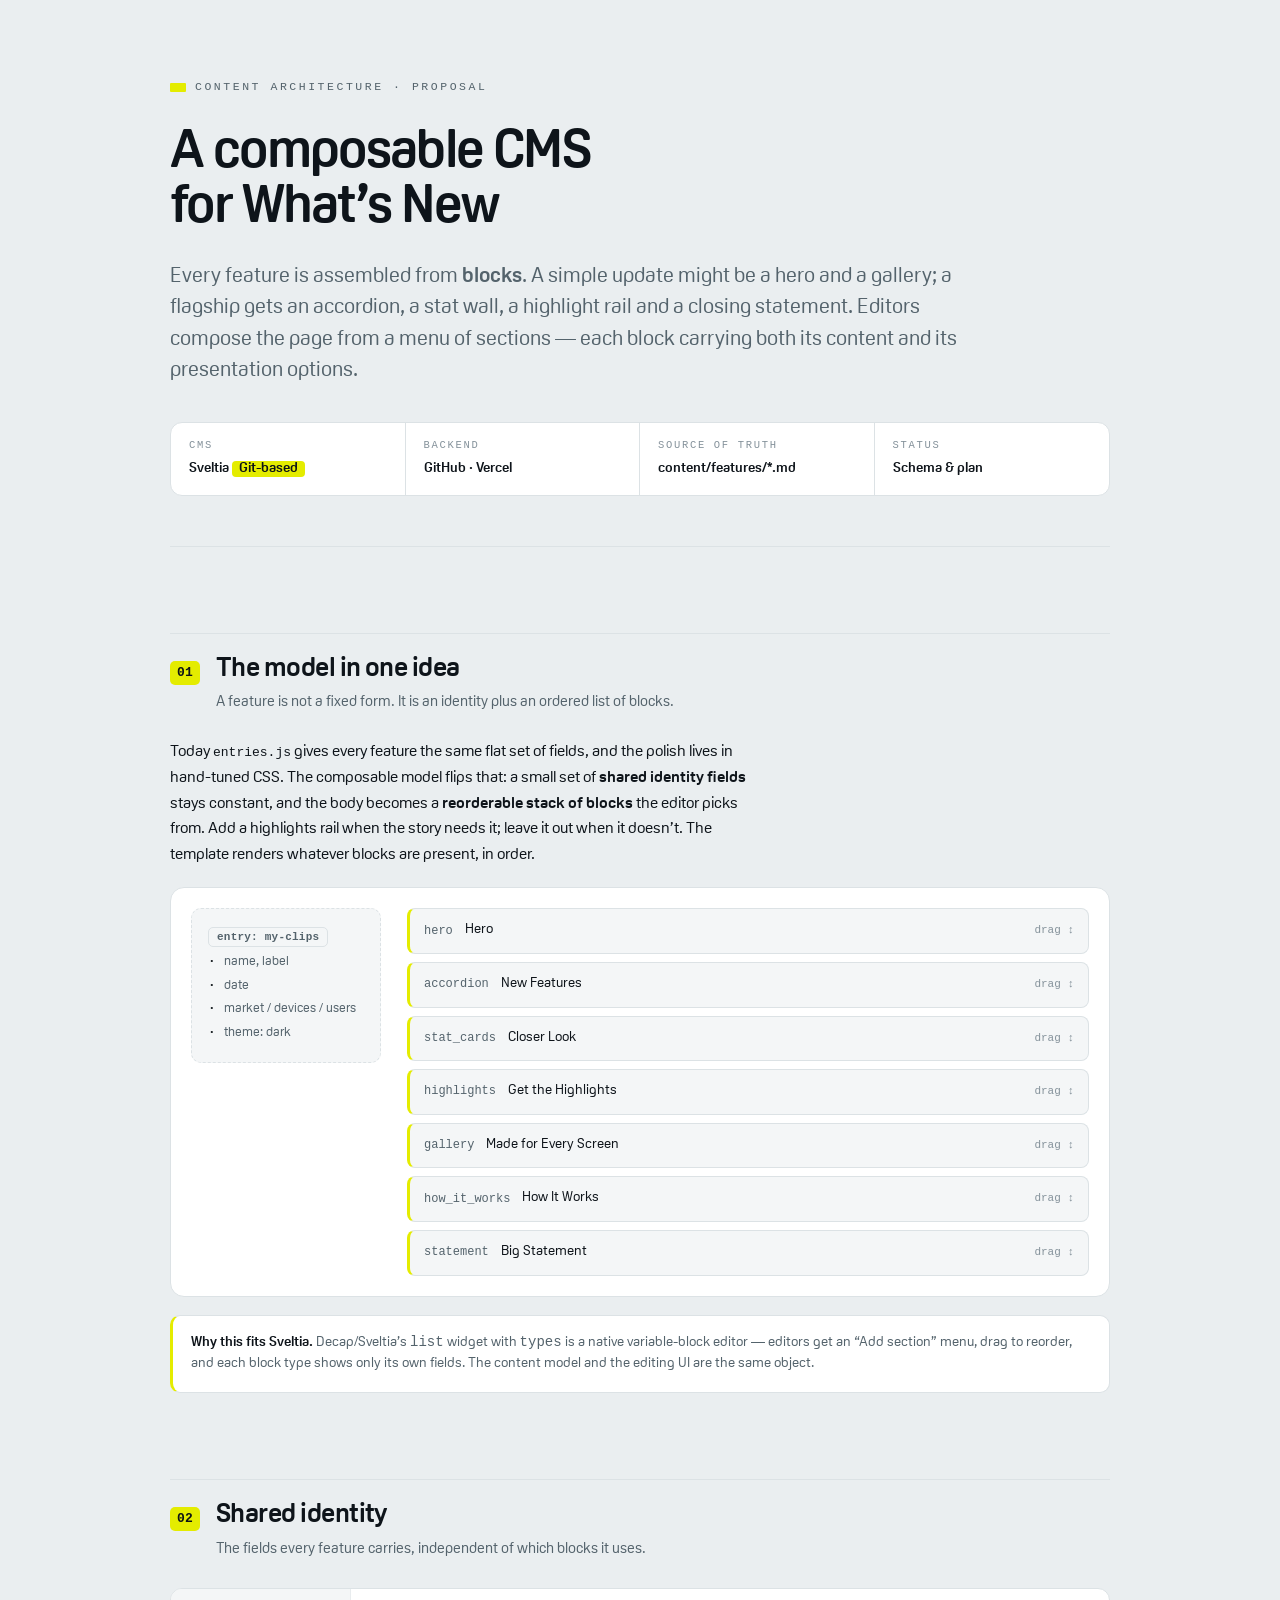
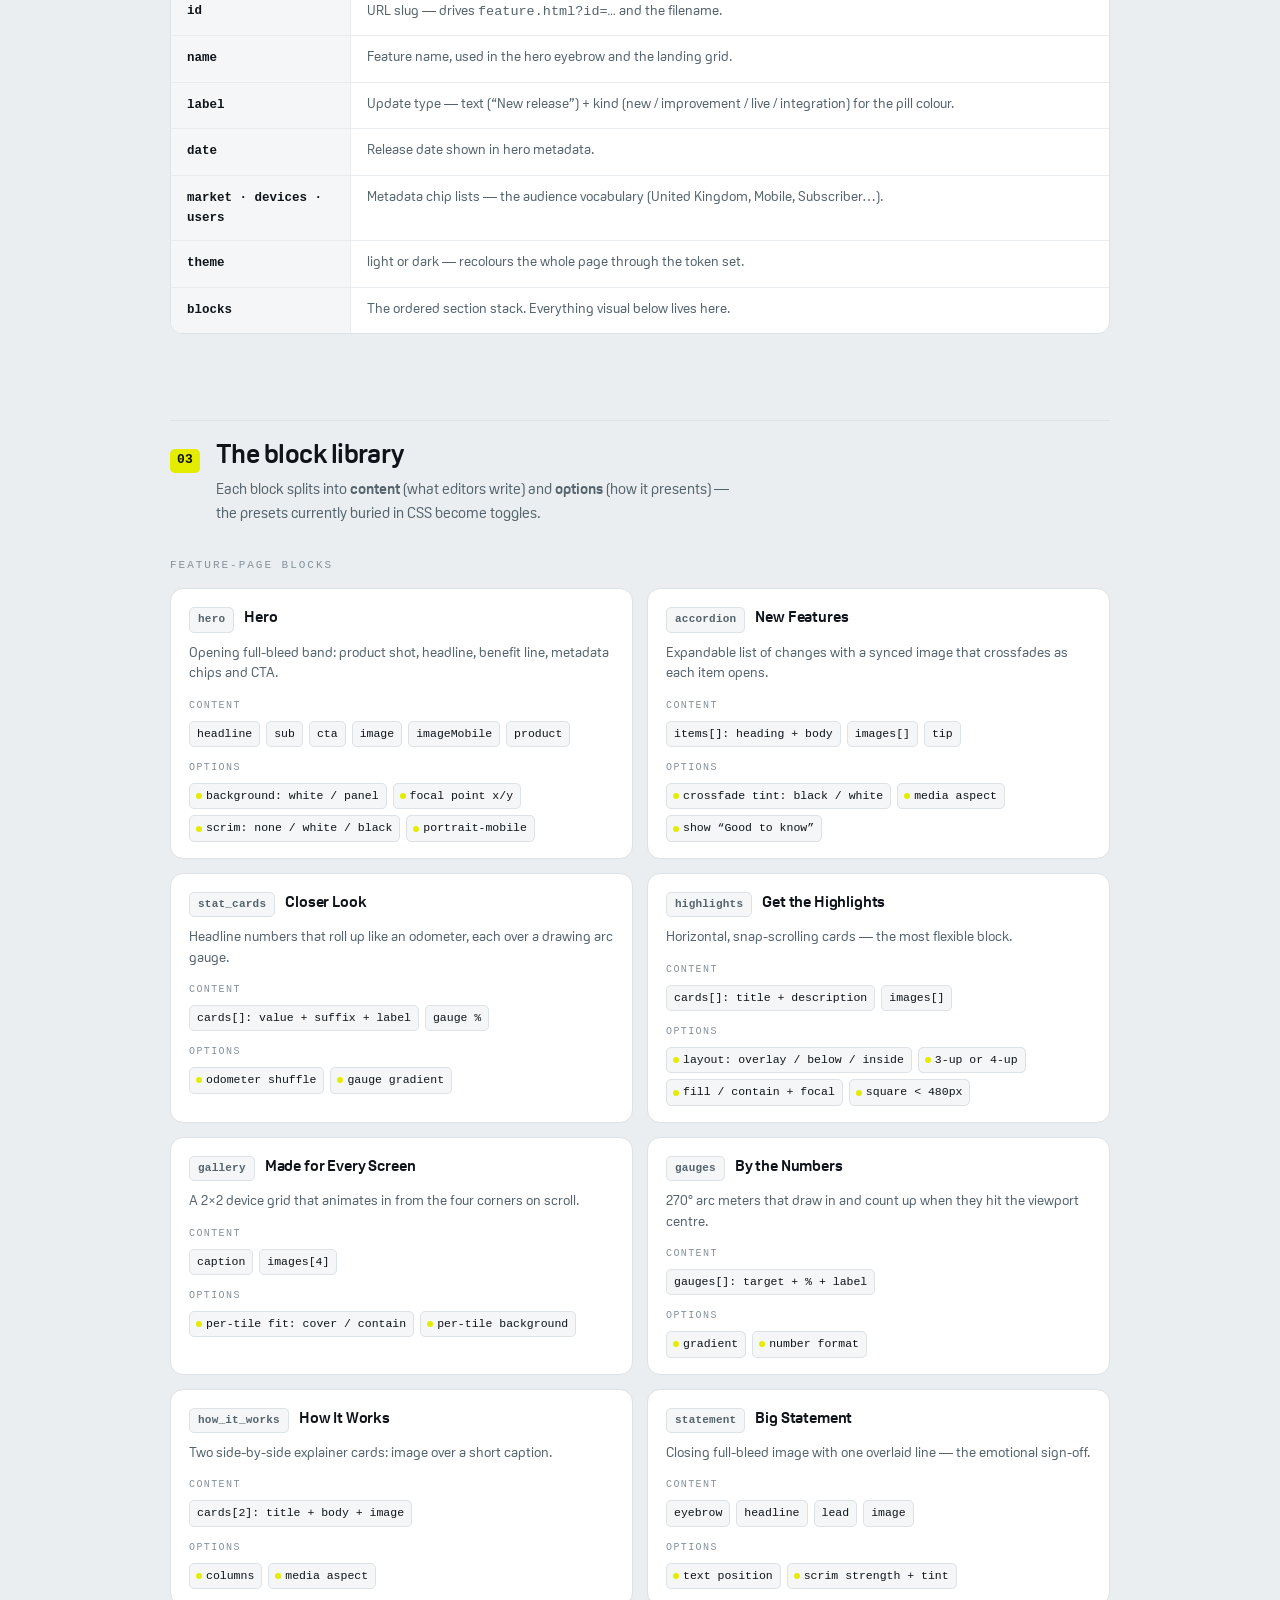
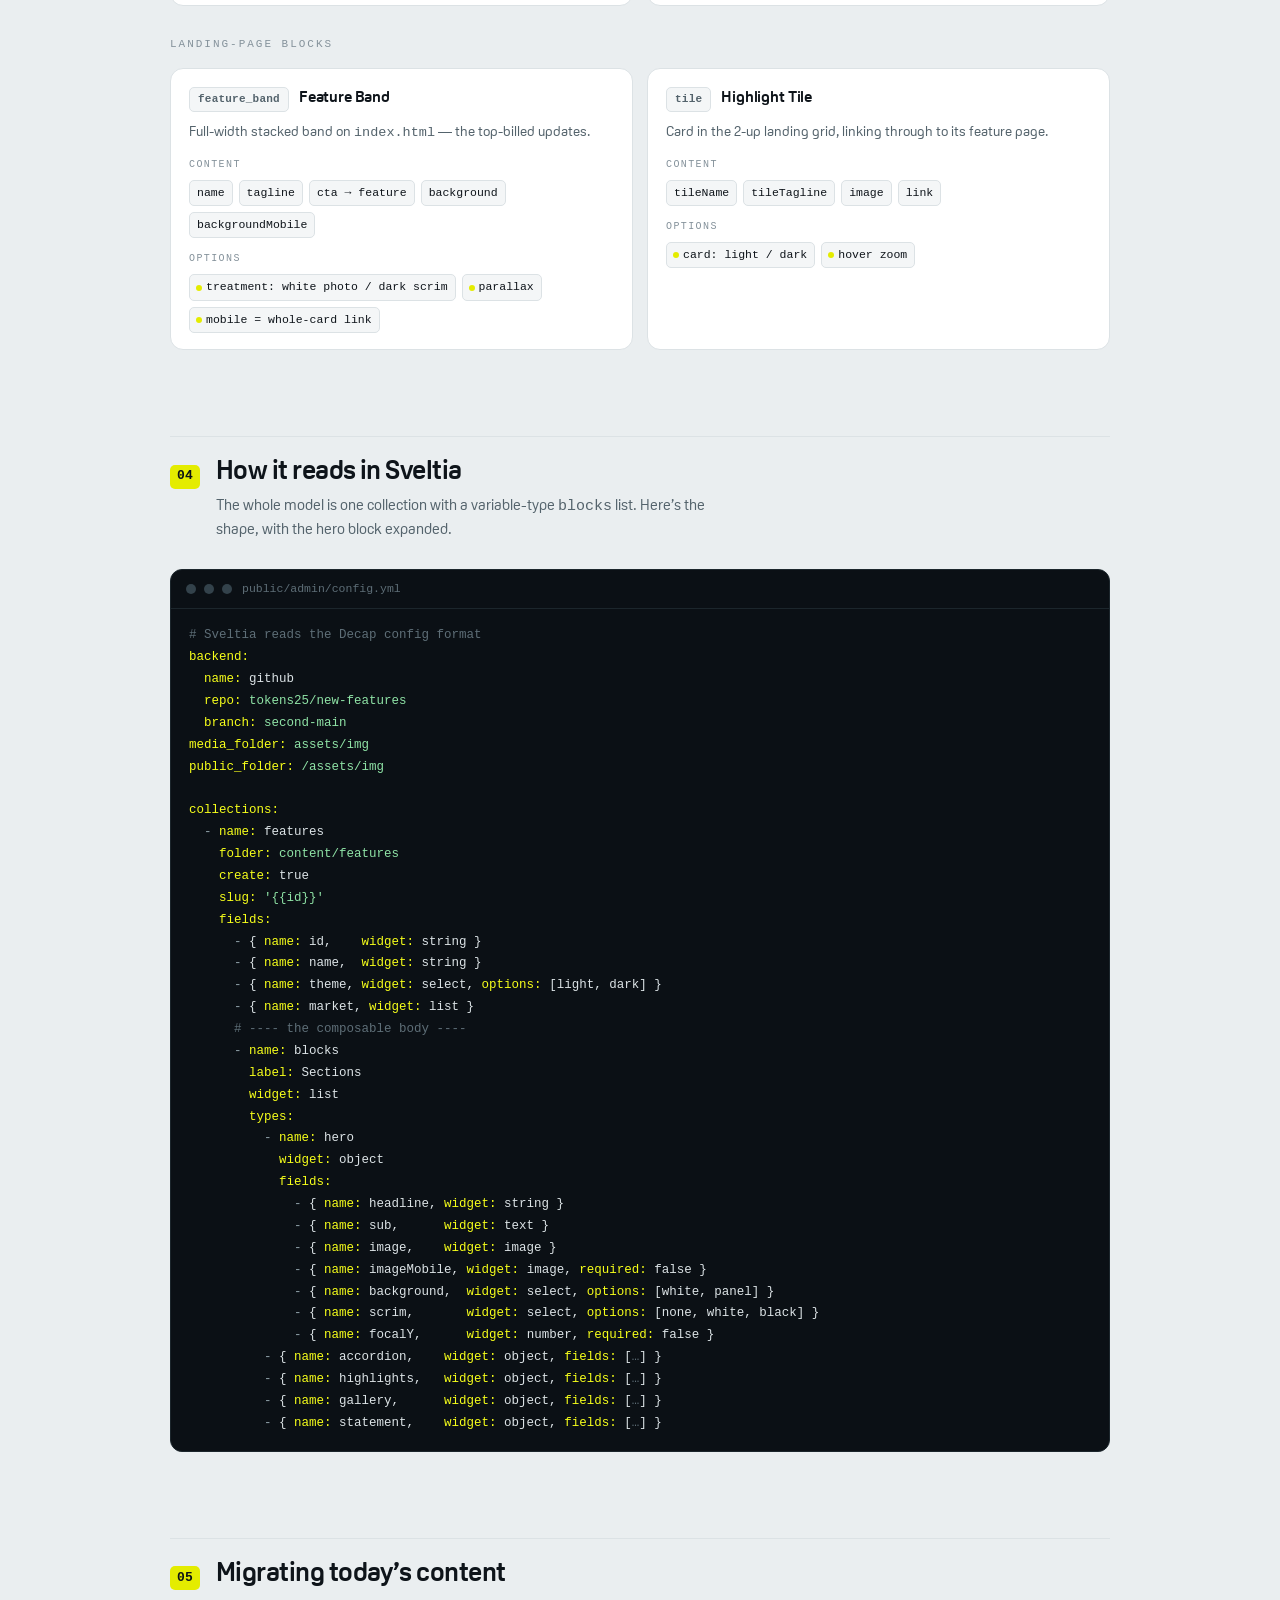
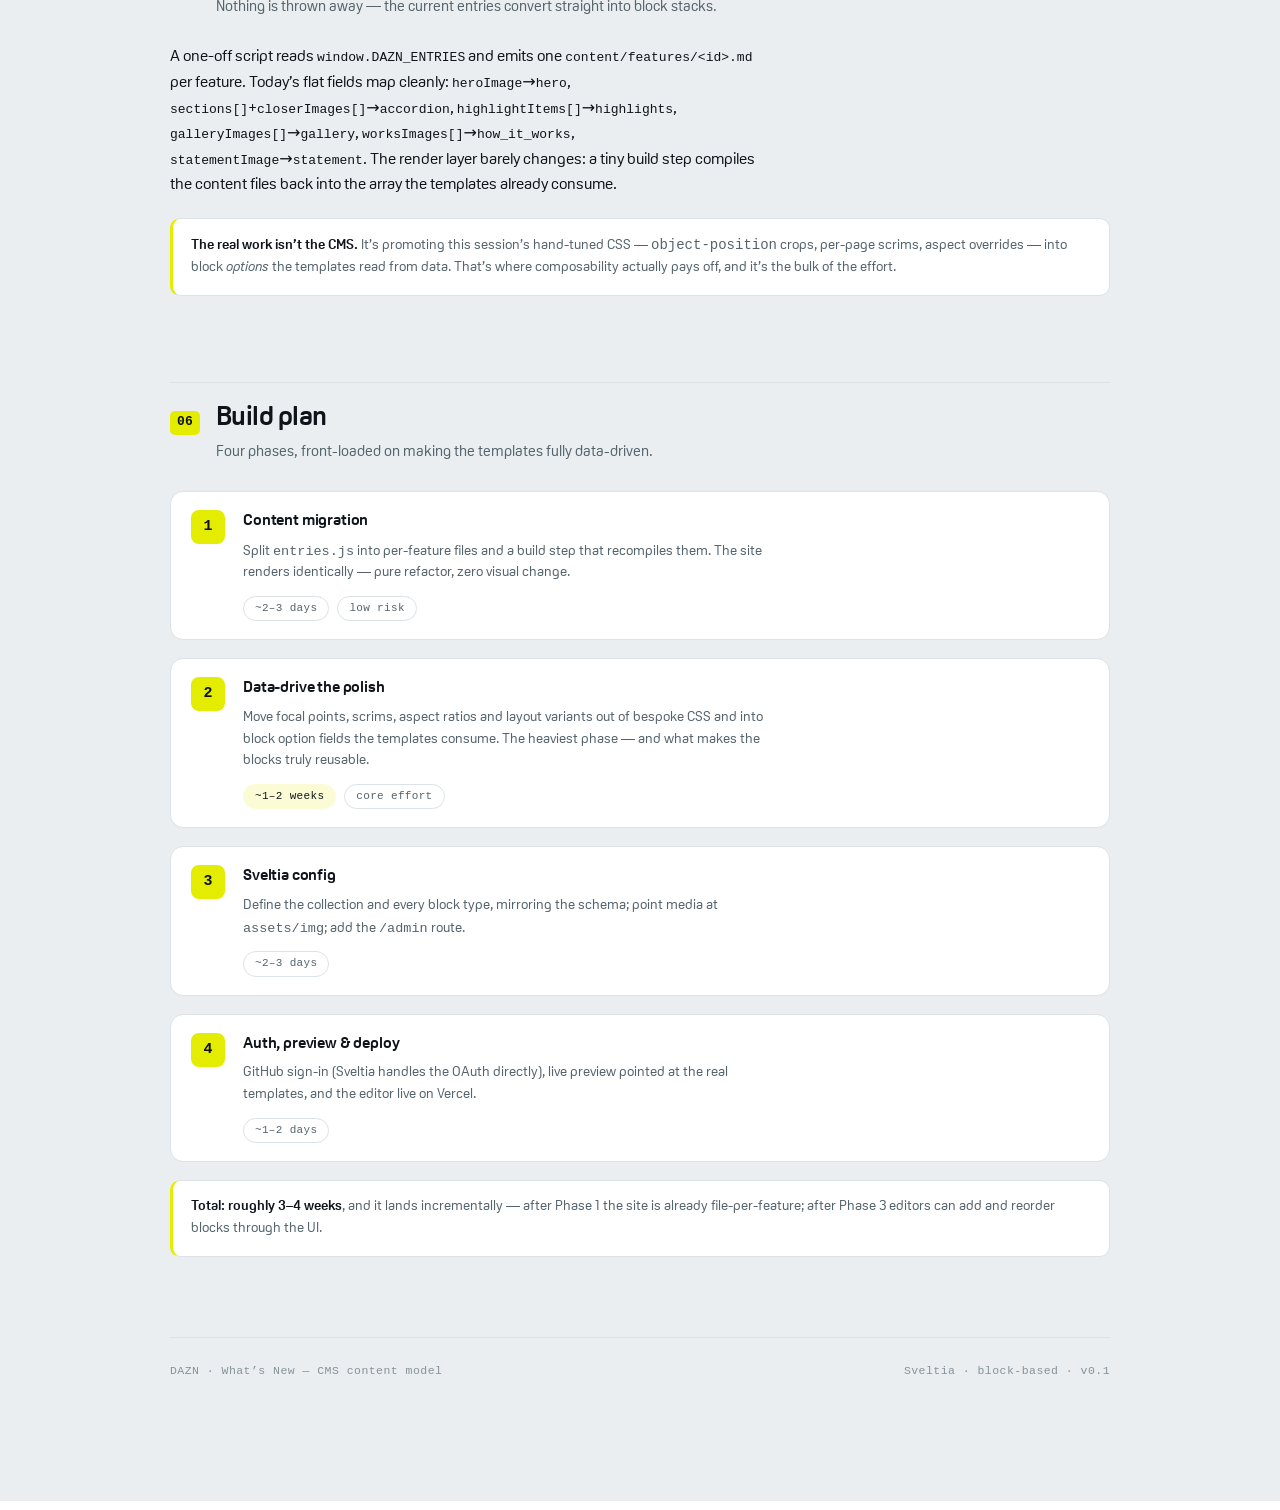
<file: cms/plan.html>
<!doctype html>
<html lang="en">
<head>
<meta charset="utf-8">
<meta name="viewport" content="width=device-width, initial-scale=1">
</head>
<body>
<title>Composable CMS — Content Model &amp; Build Plan</title>
<link rel="stylesheet" href="../assets/fonts/dazn-oscine.css">
<style>
  :root{
    --paper:#EAEEF0; --surface:#FFFFFF; --surface-2:#F4F6F7;
    --ink:#0E141A; --ink-2:#54636C; --ink-3:#85929B;
    --line:#DCE2E5; --line-2:#E8ECEE;
    --accent:#E4EC00; --accent-ink:#0C1216; --accent-soft:rgba(228,236,0,.16);
    --code-bg:#0B1015; --code-line:#1C262C; --code-ink:#DCE3E6;
    --code-key:#F7FF1A; --code-str:#8FE3A6; --code-com:#5E6E77; --code-punc:#8fa0a8;
    --maxw:940px; --read:66ch;
    --f-sans:'DAZN Oscine','Inter',-apple-system,BlinkMacSystemFont,"Segoe UI",system-ui,Roboto,sans-serif;
    --f-mono:ui-monospace,SFMono-Regular,"SF Mono",Menlo,Consolas,monospace;
  }
  @media (prefers-color-scheme:dark){
    :root{
      --paper:#0A0F14; --surface:#111a20; --surface-2:#0E161C;
      --ink:#ECF1F3; --ink-2:#9AAAB3; --ink-3:#647680;
      --line:#1E2830; --line-2:#182129;
      --accent:#F7FF1A; --accent-ink:#0C1216; --accent-soft:rgba(247,255,26,.10);
    }
  }
  :root[data-theme="light"]{
    --paper:#EAEEF0; --surface:#FFFFFF; --surface-2:#F4F6F7;
    --ink:#0E141A; --ink-2:#54636C; --ink-3:#85929B;
    --line:#DCE2E5; --line-2:#E8ECEE;
    --accent:#E4EC00; --accent-soft:rgba(228,236,0,.16);
  }
  :root[data-theme="dark"]{
    --paper:#0A0F14; --surface:#111a20; --surface-2:#0E161C;
    --ink:#ECF1F3; --ink-2:#9AAAB3; --ink-3:#647680;
    --line:#1E2830; --line-2:#182129;
    --accent:#F7FF1A; --accent-soft:rgba(247,255,26,.10);
  }

  *{box-sizing:border-box;}
  body{margin:0;}
  .wrap{
    background:var(--paper); color:var(--ink);
    font-family:var(--f-sans); line-height:1.6;
    -webkit-font-smoothing:antialiased;
    padding:clamp(28px,6vw,80px) clamp(18px,5vw,40px) 120px;
  }
  .doc{max-width:var(--maxw); margin:0 auto;}

  /* ---------- typographic system ---------- */
  .eyebrow{
    font-family:var(--f-mono); font-size:11.5px; letter-spacing:.22em;
    text-transform:uppercase; color:var(--ink-2);
    display:inline-flex; align-items:center; gap:9px;
  }
  .eyebrow::before{
    content:""; width:16px; height:9px; background:var(--accent);
    display:inline-block; border-radius:1px;
  }
  h1{
    font-size:clamp(32px,6vw,54px); line-height:1.02; letter-spacing:-.03em;
    font-weight:800; margin:.5em 0 0; text-wrap:balance; max-width:16ch;
  }
  .deck{
    font-size:clamp(17px,2.4vw,21px); color:var(--ink-2); font-weight:400;
    max-width:var(--read); margin:22px 0 0; line-height:1.5;
  }
  h2{
    font-size:clamp(21px,3vw,27px); letter-spacing:-.02em; font-weight:750;
    margin:0; line-height:1.1; text-wrap:balance;
  }
  h3{font-size:16px; letter-spacing:-.01em; font-weight:700; margin:0;}
  p{margin:0; max-width:var(--read);}
  a{color:inherit;}
  strong{font-weight:680;}

  /* ---------- masthead ---------- */
  .masthead{border-bottom:1px solid var(--line); padding-bottom:34px;}
  .meta{
    display:flex; flex-wrap:wrap; gap:0; margin-top:34px;
    border:1px solid var(--line); border-radius:12px; overflow:hidden;
    background:var(--surface);
  }
  .meta div{
    flex:1 1 150px; padding:14px 18px;
    border-right:1px solid var(--line);
  }
  .meta div:last-child{border-right:0;}
  .meta dt{
    font-family:var(--f-mono); font-size:10.5px; letter-spacing:.16em;
    text-transform:uppercase; color:var(--ink-3); margin:0 0 5px;
  }
  .meta dd{margin:0; font-size:14px; font-weight:600;}
  .meta dd .y{color:var(--accent-ink); background:var(--accent); padding:1px 7px; border-radius:4px; font-weight:700;}
  @media (prefers-color-scheme:dark){ .meta dd .y{color:#0C1216;} }
  :root[data-theme="dark"] .meta dd .y{color:#0C1216;}

  /* ---------- section rhythm ---------- */
  section{margin-top:clamp(52px,8vw,86px);}
  .sec-head{
    display:flex; align-items:baseline; gap:16px; margin-bottom:26px;
    border-top:1px solid var(--line); padding-top:22px;
  }
  .sec-num{
    font-family:var(--f-mono); font-size:13px; font-weight:600;
    color:var(--accent-ink); background:var(--accent);
    width:30px; height:24px; display:inline-flex; align-items:center; justify-content:center;
    border-radius:5px; flex:none; letter-spacing:.02em;
  }
  @media (prefers-color-scheme:dark){ .sec-num{color:#0C1216;} }
  :root[data-theme="dark"] .sec-num{color:#0C1216;}
  .sec-head p{margin-top:6px; color:var(--ink-2); font-size:15px;}
  .stack{display:flex; flex-direction:column; gap:18px;}

  /* ---------- composition diagram ---------- */
  .compose{
    display:grid; grid-template-columns:1fr; gap:14px;
    border:1px solid var(--line); border-radius:14px;
    background:var(--surface); padding:20px;
  }
  @media(min-width:680px){ .compose{grid-template-columns:190px 1fr; align-items:start; gap:26px;} }
  .compose__id{
    border:1px dashed var(--line); border-radius:10px; padding:16px;
    background:var(--surface-2);
  }
  .compose__id .tag{margin-bottom:10px;}
  .compose__id ul{margin:0; padding-left:16px; font-size:12.5px; color:var(--ink-2); line-height:1.9;}
  .compose__id li{list-style:none; position:relative;}
  .compose__id li::before{content:"·"; position:absolute; left:-14px; color:var(--accent-ink); font-weight:800;}
  @media (prefers-color-scheme:dark){ .compose__id li::before{color:var(--accent);} }
  :root[data-theme="dark"] .compose__id li::before{color:var(--accent);}
  .blocks-col{display:flex; flex-direction:column; gap:8px;}
  .brow{
    display:flex; align-items:center; gap:12px;
    border:1px solid var(--line); border-left:3px solid var(--accent);
    border-radius:8px; padding:11px 14px; background:var(--surface-2);
    font-size:13.5px;
  }
  .brow code{font-family:var(--f-mono); font-size:12px; color:var(--ink-2);}
  .brow .grab{margin-left:auto; color:var(--ink-3); font-family:var(--f-mono); font-size:11px;}

  /* ---------- field tables ---------- */
  .fields{
    border:1px solid var(--line); border-radius:12px; overflow:hidden;
    background:var(--surface);
  }
  .frow{display:grid; grid-template-columns:180px 1fr; border-top:1px solid var(--line-2);}
  .frow:first-child{border-top:0;}
  .frow dt{
    padding:12px 16px; font-family:var(--f-mono); font-size:12.5px; font-weight:600;
    color:var(--ink); background:var(--surface-2); border-right:1px solid var(--line-2);
  }
  .frow dd{padding:12px 16px; margin:0; font-size:13.5px; color:var(--ink-2);}
  @media(max-width:560px){ .frow{grid-template-columns:1fr;} .frow dt{border-right:0;} }

  /* ---------- block library ---------- */
  .grp-label{
    font-family:var(--f-mono); font-size:11px; letter-spacing:.18em; text-transform:uppercase;
    color:var(--ink-3); margin:30px 0 14px;
  }
  .cards{display:grid; grid-template-columns:1fr; gap:14px;}
  @media(min-width:720px){ .cards{grid-template-columns:1fr 1fr;} }
  .card{
    border:1px solid var(--line); border-radius:13px; background:var(--surface);
    padding:18px 18px 16px; display:flex; flex-direction:column; gap:11px;
  }
  .card__top{display:flex; align-items:center; gap:10px;}
  .tag{
    font-family:var(--f-mono); font-size:11px; font-weight:600; letter-spacing:.02em;
    color:var(--ink-2); background:var(--surface-2); border:1px solid var(--line);
    padding:3px 8px; border-radius:5px;
  }
  .card__purpose{font-size:13.5px; color:var(--ink-2); line-height:1.5;}
  .field-set{margin-top:2px;}
  .field-set .lab{
    font-family:var(--f-mono); font-size:10px; letter-spacing:.14em; text-transform:uppercase;
    color:var(--ink-3); display:block; margin-bottom:7px;
  }
  .chips{display:flex; flex-wrap:wrap; gap:6px;}
  .chip{
    font-family:var(--f-mono); font-size:11.5px; color:var(--ink);
    background:var(--surface-2); border:1px solid var(--line); border-radius:5px;
    padding:3px 7px;
  }
  .chip--opt{position:relative; padding-left:16px;}
  .chip--opt::before{
    content:""; position:absolute; left:6px; top:50%; transform:translateY(-50%);
    width:6px; height:6px; border-radius:50%; background:var(--accent);
  }

  /* ---------- code / config ---------- */
  .code{
    background:var(--code-bg); border:1px solid var(--code-line); border-radius:12px;
    overflow-x:auto; margin:0;
  }
  .code__bar{
    display:flex; align-items:center; gap:8px; padding:10px 15px;
    border-bottom:1px solid var(--code-line);
  }
  .code__bar .fn{font-family:var(--f-mono); font-size:11.5px; color:var(--code-com); margin-left:2px;}
  .dot{width:10px; height:10px; border-radius:50%; background:#33424b;}
  .code pre{margin:0; padding:16px 18px; font-family:var(--f-mono); font-size:12.5px; line-height:1.75; color:var(--code-ink);}
  .code .k{color:var(--code-key);} .code .s{color:var(--code-str);}
  .code .c{color:var(--code-com);} .code .p{color:var(--code-punc);}

  /* ---------- phases ---------- */
  .phase{
    display:grid; grid-template-columns:auto 1fr; gap:18px; align-items:start;
    border:1px solid var(--line); border-radius:13px; background:var(--surface);
    padding:18px 20px;
  }
  .phase__n{
    font-family:var(--f-mono); font-weight:700; font-size:15px;
    color:var(--accent-ink); background:var(--accent);
    width:34px; height:34px; border-radius:8px;
    display:flex; align-items:center; justify-content:center; flex:none;
  }
  @media (prefers-color-scheme:dark){ .phase__n{color:#0C1216;} }
  :root[data-theme="dark"] .phase__n{color:#0C1216;}
  .phase__body h3{margin-bottom:5px;}
  .phase__body p{font-size:13.5px; color:var(--ink-2);}
  .phase__foot{
    display:flex; gap:8px; flex-wrap:wrap; margin-top:11px;
  }
  .est{
    font-family:var(--f-mono); font-size:11px; letter-spacing:.03em;
    border:1px solid var(--line); border-radius:20px; padding:3px 11px; color:var(--ink-2);
  }
  .est--load{background:var(--accent-soft); border-color:transparent; color:var(--ink);}

  .callout{
    border:1px solid var(--line); border-left:3px solid var(--accent);
    background:var(--surface); border-radius:10px; padding:16px 18px;
    font-size:14px; color:var(--ink-2); line-height:1.55;
  }
  .callout strong{color:var(--ink);}

  footer{
    margin-top:80px; padding-top:24px; border-top:1px solid var(--line);
    font-family:var(--f-mono); font-size:11.5px; letter-spacing:.04em;
    color:var(--ink-3); display:flex; justify-content:space-between; flex-wrap:wrap; gap:8px;
  }

  :where(a,button):focus-visible{outline:2px solid var(--accent); outline-offset:2px; border-radius:3px;}
  @media(prefers-reduced-motion:reduce){ *{scroll-behavior:auto!important;} }
</style>

<div class="wrap">
<div class="doc">

  <header class="masthead">
    <span class="eyebrow">Content Architecture · Proposal</span>
    <h1>A composable CMS for What&rsquo;s New</h1>
    <p class="deck">Every feature is assembled from <strong>blocks</strong>. A simple update might be a hero and a gallery; a flagship gets an accordion, a stat wall, a highlight rail and a closing statement. Editors compose the page from a menu of sections &mdash; each block carrying both its content and its presentation options.</p>
    <dl class="meta">
      <div><dt>CMS</dt><dd>Sveltia <span class="y">Git-based</span></dd></div>
      <div><dt>Backend</dt><dd>GitHub &middot; Vercel</dd></div>
      <div><dt>Source of truth</dt><dd>content/features/*.md</dd></div>
      <div><dt>Status</dt><dd>Schema &amp; plan</dd></div>
    </dl>
  </header>

  <!-- 01 -->
  <section>
    <div class="sec-head">
      <span class="sec-num">01</span>
      <div><h2>The model in one idea</h2>
      <p>A feature is not a fixed form. It is an identity plus an ordered list of blocks.</p></div>
    </div>
    <div class="stack">
      <p>Today <code>entries.js</code> gives every feature the same flat set of fields, and the polish lives in hand-tuned CSS. The composable model flips that: a small set of <strong>shared identity fields</strong> stays constant, and the body becomes a <strong>reorderable stack of blocks</strong> the editor picks from. Add a highlights rail when the story needs it; leave it out when it doesn&rsquo;t. The template renders whatever blocks are present, in order.</p>
      <div class="compose">
        <div class="compose__id">
          <span class="tag">entry: my-clips</span>
          <ul>
            <li>name, label</li>
            <li>date</li>
            <li>market / devices / users</li>
            <li>theme: dark</li>
          </ul>
        </div>
        <div class="blocks-col">
          <div class="brow"><code>hero</code> Hero <span class="grab">drag &#8597;</span></div>
          <div class="brow"><code>accordion</code> New Features <span class="grab">drag &#8597;</span></div>
          <div class="brow"><code>stat_cards</code> Closer Look <span class="grab">drag &#8597;</span></div>
          <div class="brow"><code>highlights</code> Get the Highlights <span class="grab">drag &#8597;</span></div>
          <div class="brow"><code>gallery</code> Made for Every Screen <span class="grab">drag &#8597;</span></div>
          <div class="brow"><code>how_it_works</code> How It Works <span class="grab">drag &#8597;</span></div>
          <div class="brow"><code>statement</code> Big Statement <span class="grab">drag &#8597;</span></div>
        </div>
      </div>
      <div class="callout"><strong>Why this fits Sveltia.</strong> Decap/Sveltia&rsquo;s <code>list</code> widget with <code>types</code> is a native variable-block editor &mdash; editors get an &ldquo;Add section&rdquo; menu, drag to reorder, and each block type shows only its own fields. The content model and the editing UI are the same object.</div>
    </div>
  </section>

  <!-- 02 -->
  <section>
    <div class="sec-head">
      <span class="sec-num">02</span>
      <div><h2>Shared identity</h2>
      <p>The fields every feature carries, independent of which blocks it uses.</p></div>
    </div>
    <dl class="fields">
      <div class="frow"><dt>id</dt><dd>URL slug &mdash; drives <code>feature.html?id=&hellip;</code> and the filename.</dd></div>
      <div class="frow"><dt>name</dt><dd>Feature name, used in the hero eyebrow and the landing grid.</dd></div>
      <div class="frow"><dt>label</dt><dd>Update type &mdash; text (&ldquo;New release&rdquo;) + kind (new / improvement / live / integration) for the pill colour.</dd></div>
      <div class="frow"><dt>date</dt><dd>Release date shown in hero metadata.</dd></div>
      <div class="frow"><dt>market · devices · users</dt><dd>Metadata chip lists &mdash; the audience vocabulary (United Kingdom, Mobile, Subscriber&hellip;).</dd></div>
      <div class="frow"><dt>theme</dt><dd>light or dark &mdash; recolours the whole page through the token set.</dd></div>
      <div class="frow"><dt>blocks</dt><dd>The ordered section stack. Everything visual below lives here.</dd></div>
    </dl>
  </section>

  <!-- 03 -->
  <section>
    <div class="sec-head">
      <span class="sec-num">03</span>
      <div><h2>The block library</h2>
      <p>Each block splits into <strong>content</strong> (what editors write) and <strong>options</strong> (how it presents) &mdash; the presets currently buried in CSS become toggles.</p></div>
    </div>

    <p class="grp-label">Feature-page blocks</p>
    <div class="cards">

      <div class="card">
        <div class="card__top"><span class="tag">hero</span><h3>Hero</h3></div>
        <p class="card__purpose">Opening full-bleed band: product shot, headline, benefit line, metadata chips and CTA.</p>
        <div class="field-set"><span class="lab">Content</span><div class="chips">
          <span class="chip">headline</span><span class="chip">sub</span><span class="chip">cta</span>
          <span class="chip">image</span><span class="chip">imageMobile</span><span class="chip">product</span></div></div>
        <div class="field-set"><span class="lab">Options</span><div class="chips">
          <span class="chip chip--opt">background: white / panel</span>
          <span class="chip chip--opt">focal point x/y</span>
          <span class="chip chip--opt">scrim: none / white / black</span>
          <span class="chip chip--opt">portrait-mobile</span></div></div>
      </div>

      <div class="card">
        <div class="card__top"><span class="tag">accordion</span><h3>New Features</h3></div>
        <p class="card__purpose">Expandable list of changes with a synced image that crossfades as each item opens.</p>
        <div class="field-set"><span class="lab">Content</span><div class="chips">
          <span class="chip">items[]: heading + body</span><span class="chip">images[]</span><span class="chip">tip</span></div></div>
        <div class="field-set"><span class="lab">Options</span><div class="chips">
          <span class="chip chip--opt">crossfade tint: black / white</span>
          <span class="chip chip--opt">media aspect</span>
          <span class="chip chip--opt">show &ldquo;Good to know&rdquo;</span></div></div>
      </div>

      <div class="card">
        <div class="card__top"><span class="tag">stat_cards</span><h3>Closer Look</h3></div>
        <p class="card__purpose">Headline numbers that roll up like an odometer, each over a drawing arc gauge.</p>
        <div class="field-set"><span class="lab">Content</span><div class="chips">
          <span class="chip">cards[]: value + suffix + label</span><span class="chip">gauge %</span></div></div>
        <div class="field-set"><span class="lab">Options</span><div class="chips">
          <span class="chip chip--opt">odometer shuffle</span>
          <span class="chip chip--opt">gauge gradient</span></div></div>
      </div>

      <div class="card">
        <div class="card__top"><span class="tag">highlights</span><h3>Get the Highlights</h3></div>
        <p class="card__purpose">Horizontal, snap-scrolling cards &mdash; the most flexible block.</p>
        <div class="field-set"><span class="lab">Content</span><div class="chips">
          <span class="chip">cards[]: title + description</span><span class="chip">images[]</span></div></div>
        <div class="field-set"><span class="lab">Options</span><div class="chips">
          <span class="chip chip--opt">layout: overlay / below / inside</span>
          <span class="chip chip--opt">3-up or 4-up</span>
          <span class="chip chip--opt">fill / contain + focal</span>
          <span class="chip chip--opt">square &lt; 480px</span></div></div>
      </div>

      <div class="card">
        <div class="card__top"><span class="tag">gallery</span><h3>Made for Every Screen</h3></div>
        <p class="card__purpose">A 2&times;2 device grid that animates in from the four corners on scroll.</p>
        <div class="field-set"><span class="lab">Content</span><div class="chips">
          <span class="chip">caption</span><span class="chip">images[4]</span></div></div>
        <div class="field-set"><span class="lab">Options</span><div class="chips">
          <span class="chip chip--opt">per-tile fit: cover / contain</span>
          <span class="chip chip--opt">per-tile background</span></div></div>
      </div>

      <div class="card">
        <div class="card__top"><span class="tag">gauges</span><h3>By the Numbers</h3></div>
        <p class="card__purpose">270&deg; arc meters that draw in and count up when they hit the viewport centre.</p>
        <div class="field-set"><span class="lab">Content</span><div class="chips">
          <span class="chip">gauges[]: target + % + label</span></div></div>
        <div class="field-set"><span class="lab">Options</span><div class="chips">
          <span class="chip chip--opt">gradient</span>
          <span class="chip chip--opt">number format</span></div></div>
      </div>

      <div class="card">
        <div class="card__top"><span class="tag">how_it_works</span><h3>How It Works</h3></div>
        <p class="card__purpose">Two side-by-side explainer cards: image over a short caption.</p>
        <div class="field-set"><span class="lab">Content</span><div class="chips">
          <span class="chip">cards[2]: title + body + image</span></div></div>
        <div class="field-set"><span class="lab">Options</span><div class="chips">
          <span class="chip chip--opt">columns</span>
          <span class="chip chip--opt">media aspect</span></div></div>
      </div>

      <div class="card">
        <div class="card__top"><span class="tag">statement</span><h3>Big Statement</h3></div>
        <p class="card__purpose">Closing full-bleed image with one overlaid line &mdash; the emotional sign-off.</p>
        <div class="field-set"><span class="lab">Content</span><div class="chips">
          <span class="chip">eyebrow</span><span class="chip">headline</span><span class="chip">lead</span><span class="chip">image</span></div></div>
        <div class="field-set"><span class="lab">Options</span><div class="chips">
          <span class="chip chip--opt">text position</span>
          <span class="chip chip--opt">scrim strength + tint</span></div></div>
      </div>

    </div>

    <p class="grp-label">Landing-page blocks</p>
    <div class="cards">
      <div class="card">
        <div class="card__top"><span class="tag">feature_band</span><h3>Feature Band</h3></div>
        <p class="card__purpose">Full-width stacked band on <code>index.html</code> &mdash; the top-billed updates.</p>
        <div class="field-set"><span class="lab">Content</span><div class="chips">
          <span class="chip">name</span><span class="chip">tagline</span><span class="chip">cta &rarr; feature</span>
          <span class="chip">background</span><span class="chip">backgroundMobile</span></div></div>
        <div class="field-set"><span class="lab">Options</span><div class="chips">
          <span class="chip chip--opt">treatment: white photo / dark scrim</span>
          <span class="chip chip--opt">parallax</span>
          <span class="chip chip--opt">mobile = whole-card link</span></div></div>
      </div>
      <div class="card">
        <div class="card__top"><span class="tag">tile</span><h3>Highlight Tile</h3></div>
        <p class="card__purpose">Card in the 2-up landing grid, linking through to its feature page.</p>
        <div class="field-set"><span class="lab">Content</span><div class="chips">
          <span class="chip">tileName</span><span class="chip">tileTagline</span><span class="chip">image</span><span class="chip">link</span></div></div>
        <div class="field-set"><span class="lab">Options</span><div class="chips">
          <span class="chip chip--opt">card: light / dark</span>
          <span class="chip chip--opt">hover zoom</span></div></div>
      </div>
    </div>
  </section>

  <!-- 04 -->
  <section>
    <div class="sec-head">
      <span class="sec-num">04</span>
      <div><h2>How it reads in Sveltia</h2>
      <p>The whole model is one collection with a variable-type <code>blocks</code> list. Here&rsquo;s the shape, with the hero block expanded.</p></div>
    </div>
    <div class="code">
      <div class="code__bar"><span class="dot"></span><span class="dot"></span><span class="dot"></span><span class="fn">public/admin/config.yml</span></div>
<pre><span class="c"># Sveltia reads the Decap config format</span>
<span class="k">backend:</span>
  <span class="k">name:</span> github
  <span class="k">repo:</span> <span class="s">tokens25/new-features</span>
  <span class="k">branch:</span> <span class="s">second-main</span>
<span class="k">media_folder:</span> <span class="s">assets/img</span>
<span class="k">public_folder:</span> <span class="s">/assets/img</span>

<span class="k">collections:</span>
  <span class="p">-</span> <span class="k">name:</span> features
    <span class="k">folder:</span> <span class="s">content/features</span>
    <span class="k">create:</span> true
    <span class="k">slug:</span> <span class="s">'{{id}}'</span>
    <span class="k">fields:</span>
      <span class="p">-</span> { <span class="k">name:</span> id,    <span class="k">widget:</span> string }
      <span class="p">-</span> { <span class="k">name:</span> name,  <span class="k">widget:</span> string }
      <span class="p">-</span> { <span class="k">name:</span> theme, <span class="k">widget:</span> select, <span class="k">options:</span> [light, dark] }
      <span class="p">-</span> { <span class="k">name:</span> market, <span class="k">widget:</span> list }
      <span class="c"># ---- the composable body ----</span>
      <span class="p">-</span> <span class="k">name:</span> blocks
        <span class="k">label:</span> Sections
        <span class="k">widget:</span> list
        <span class="k">types:</span>
          <span class="p">-</span> <span class="k">name:</span> hero
            <span class="k">widget:</span> object
            <span class="k">fields:</span>
              <span class="p">-</span> { <span class="k">name:</span> headline, <span class="k">widget:</span> string }
              <span class="p">-</span> { <span class="k">name:</span> sub,      <span class="k">widget:</span> text }
              <span class="p">-</span> { <span class="k">name:</span> image,    <span class="k">widget:</span> image }
              <span class="p">-</span> { <span class="k">name:</span> imageMobile, <span class="k">widget:</span> image, <span class="k">required:</span> false }
              <span class="p">-</span> { <span class="k">name:</span> background,  <span class="k">widget:</span> select, <span class="k">options:</span> [white, panel] }
              <span class="p">-</span> { <span class="k">name:</span> scrim,       <span class="k">widget:</span> select, <span class="k">options:</span> [none, white, black] }
              <span class="p">-</span> { <span class="k">name:</span> focalY,      <span class="k">widget:</span> number, <span class="k">required:</span> false }
          <span class="p">-</span> { <span class="k">name:</span> accordion,    <span class="k">widget:</span> object, <span class="k">fields:</span> [<span class="c">&hellip;</span>] }
          <span class="p">-</span> { <span class="k">name:</span> highlights,   <span class="k">widget:</span> object, <span class="k">fields:</span> [<span class="c">&hellip;</span>] }
          <span class="p">-</span> { <span class="k">name:</span> gallery,      <span class="k">widget:</span> object, <span class="k">fields:</span> [<span class="c">&hellip;</span>] }
          <span class="p">-</span> { <span class="k">name:</span> statement,    <span class="k">widget:</span> object, <span class="k">fields:</span> [<span class="c">&hellip;</span>] }</pre>
    </div>
  </section>

  <!-- 05 -->
  <section>
    <div class="sec-head">
      <span class="sec-num">05</span>
      <div><h2>Migrating today&rsquo;s content</h2>
      <p>Nothing is thrown away &mdash; the current entries convert straight into block stacks.</p></div>
    </div>
    <div class="stack">
      <p>A one-off script reads <code>window.DAZN_ENTRIES</code> and emits one <code>content/features/&lt;id&gt;.md</code> per feature. Today&rsquo;s flat fields map cleanly: <code>heroImage</code>&rarr;<code>hero</code>, <code>sections[]</code>+<code>closerImages[]</code>&rarr;<code>accordion</code>, <code>highlightItems[]</code>&rarr;<code>highlights</code>, <code>galleryImages[]</code>&rarr;<code>gallery</code>, <code>worksImages[]</code>&rarr;<code>how_it_works</code>, <code>statementImage</code>&rarr;<code>statement</code>. The render layer barely changes: a tiny build step compiles the content files back into the array the templates already consume.</p>
      <div class="callout"><strong>The real work isn&rsquo;t the CMS.</strong> It&rsquo;s promoting this session&rsquo;s hand-tuned CSS &mdash; <code>object-position</code> crops, per-page scrims, aspect overrides &mdash; into block <em>options</em> the templates read from data. That&rsquo;s where composability actually pays off, and it&rsquo;s the bulk of the effort.</div>
    </div>
  </section>

  <!-- 06 -->
  <section>
    <div class="sec-head">
      <span class="sec-num">06</span>
      <div><h2>Build plan</h2>
      <p>Four phases, front-loaded on making the templates fully data-driven.</p></div>
    </div>
    <div class="stack">
      <div class="phase">
        <span class="phase__n">1</span>
        <div class="phase__body"><h3>Content migration</h3>
          <p>Split <code>entries.js</code> into per-feature files and a build step that recompiles them. The site renders identically &mdash; pure refactor, zero visual change.</p>
          <div class="phase__foot"><span class="est">~2&ndash;3 days</span><span class="est">low risk</span></div></div>
      </div>
      <div class="phase">
        <span class="phase__n">2</span>
        <div class="phase__body"><h3>Data-drive the polish</h3>
          <p>Move focal points, scrims, aspect ratios and layout variants out of bespoke CSS and into block option fields the templates consume. The heaviest phase &mdash; and what makes the blocks truly reusable.</p>
          <div class="phase__foot"><span class="est est--load">~1&ndash;2 weeks</span><span class="est">core effort</span></div></div>
      </div>
      <div class="phase">
        <span class="phase__n">3</span>
        <div class="phase__body"><h3>Sveltia config</h3>
          <p>Define the collection and every block type, mirroring the schema; point media at <code>assets/img</code>; add the <code>/admin</code> route.</p>
          <div class="phase__foot"><span class="est">~2&ndash;3 days</span></div></div>
      </div>
      <div class="phase">
        <span class="phase__n">4</span>
        <div class="phase__body"><h3>Auth, preview &amp; deploy</h3>
          <p>GitHub sign-in (Sveltia handles the OAuth directly), live preview pointed at the real templates, and the editor live on Vercel.</p>
          <div class="phase__foot"><span class="est">~1&ndash;2 days</span></div></div>
      </div>
      <div class="callout"><strong>Total: roughly 3&ndash;4 weeks</strong>, and it lands incrementally &mdash; after Phase 1 the site is already file-per-feature; after Phase 3 editors can add and reorder blocks through the UI.</div>
    </div>
  </section>

  <footer>
    <span>DAZN &middot; What&rsquo;s New &mdash; CMS content model</span>
    <span>Sveltia · block-based · v0.1</span>
  </footer>

</div>
</div>

</body>
</html>
</file>
<file: assets/fonts/dazn-oscine.css>
/* DAZN Oscine — brand typeface. Weights available: Light (300), Regular (400), Bold (700). */
@font-face{
  font-family:'DAZN Oscine';
  src:url('DAZN_Oscine_Lt.woff2') format('woff2');
  font-weight:300; font-style:normal; font-display:swap;
}
@font-face{
  font-family:'DAZN Oscine';
  src:url('DAZN_Oscine_LtIt.woff2') format('woff2');
  font-weight:300; font-style:italic; font-display:swap;
}
@font-face{
  font-family:'DAZN Oscine';
  src:url('DAZN_Oscine_Rg.woff2') format('woff2');
  font-weight:400; font-style:normal; font-display:swap;
}
@font-face{
  font-family:'DAZN Oscine';
  src:url('DAZN_Oscine_It.woff2') format('woff2');
  font-weight:400; font-style:italic; font-display:swap;
}
@font-face{
  font-family:'DAZN Oscine';
  src:url('DAZN_Oscine_Bd.woff2') format('woff2');
  font-weight:700; font-style:normal; font-display:swap;
}
@font-face{
  font-family:'DAZN Oscine';
  src:url('DAZN_Oscine_BdIt.woff2') format('woff2');
  font-weight:700; font-style:italic; font-display:swap;
}
</file>
